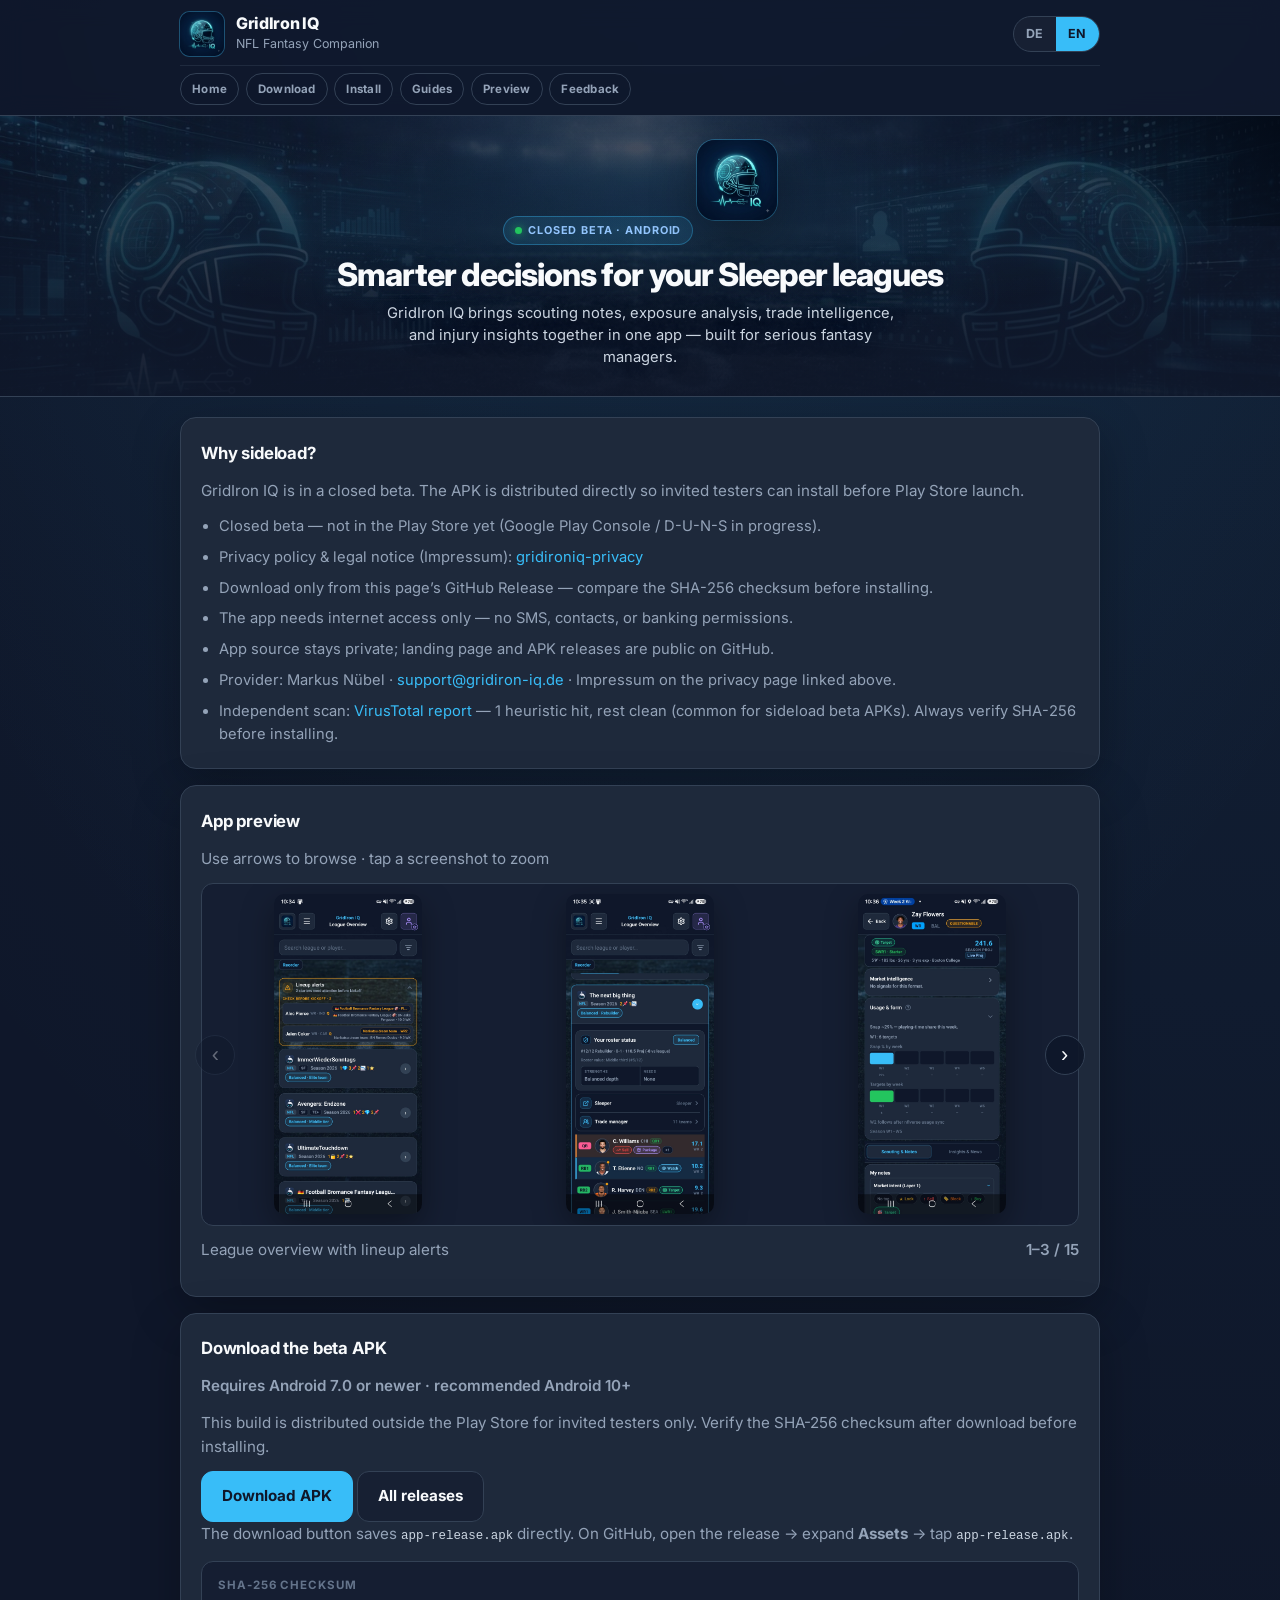
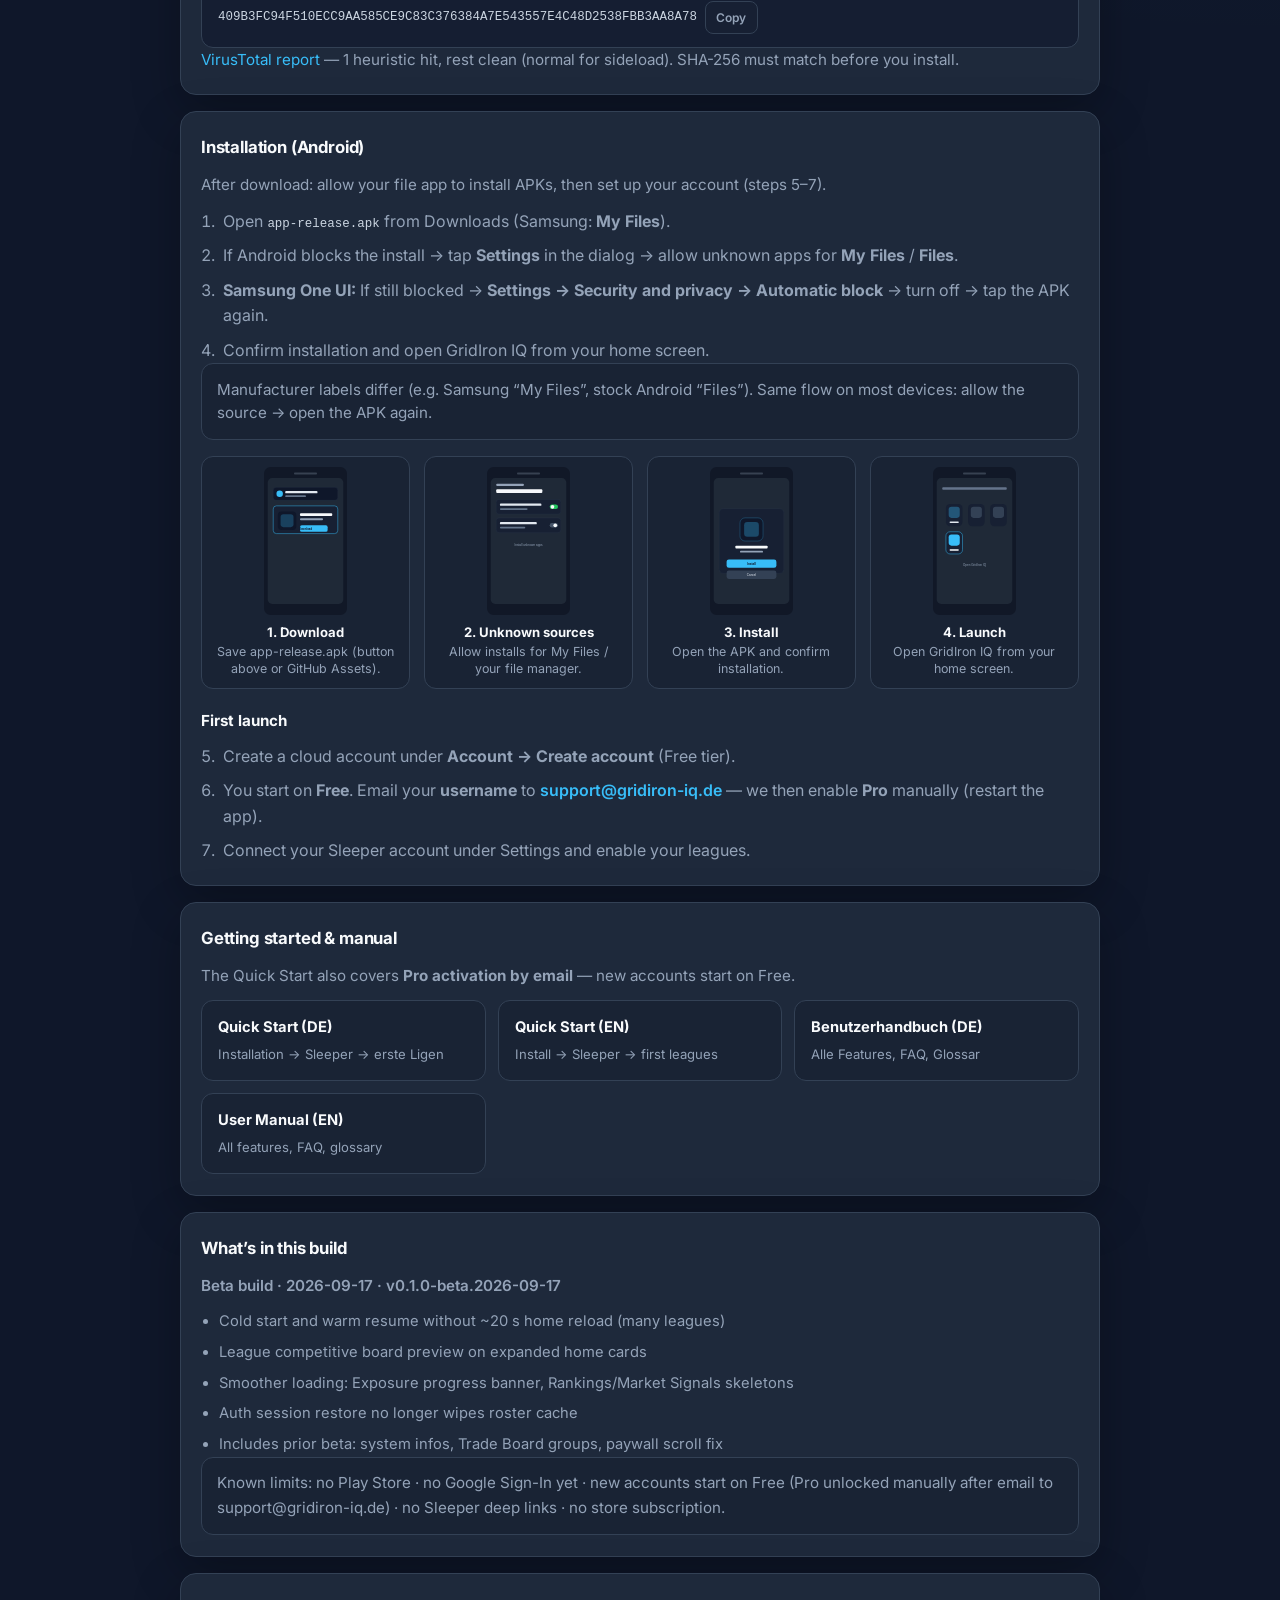
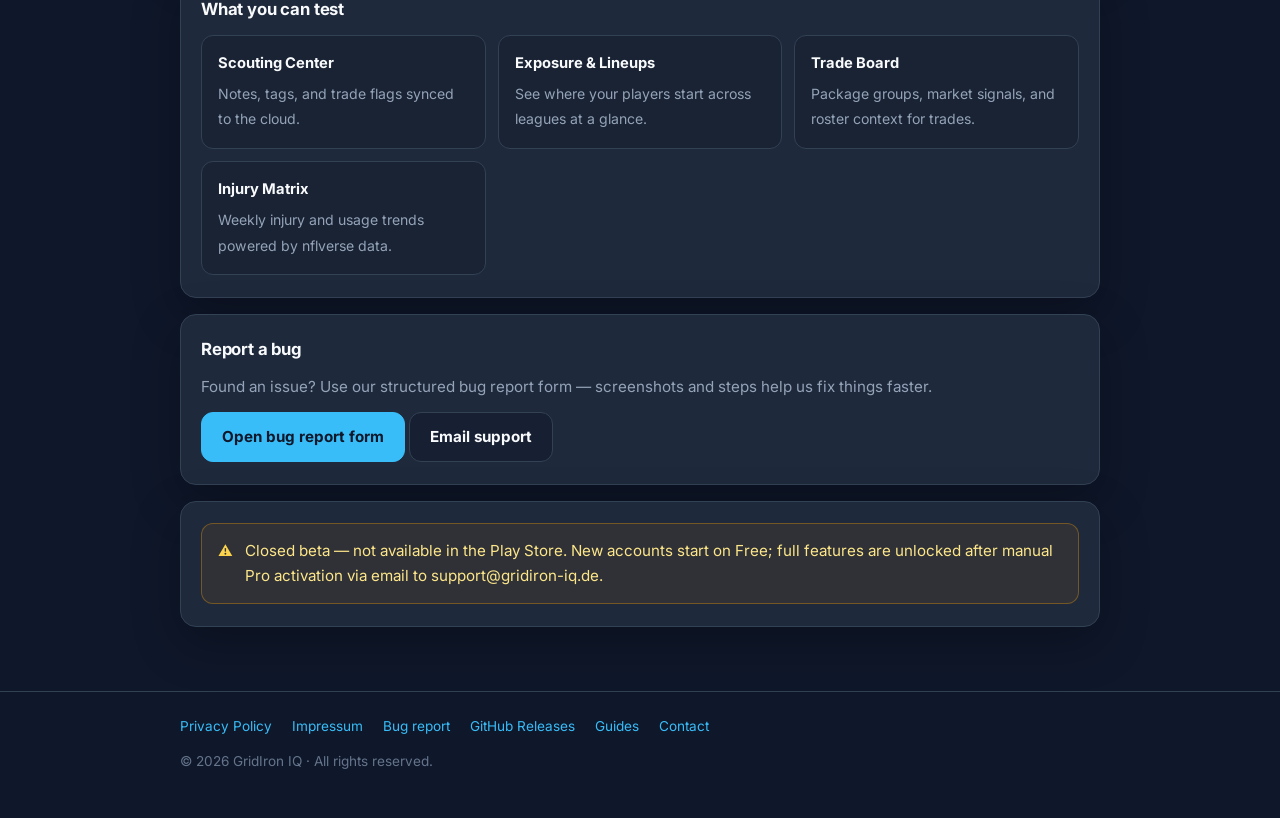
<file: index.html>
<!DOCTYPE html>
<html lang="de">
<head>
  <meta charset="utf-8">
  <meta name="viewport" content="width=device-width, initial-scale=1">
  <meta name="description" content="GridIron IQ — Closed Beta for Android. NFL fantasy scouting, exposure analysis, and trade intelligence for Sleeper managers.">
  <meta name="theme-color" content="#0f172a">
  <meta property="og:type" content="website">
  <meta property="og:url" content="https://nuebelm.github.io/gridironiq-beta/">
  <meta property="og:title" content="GridIron IQ — Closed Beta">
  <meta property="og:description" content="Closed Beta for Android. NFL fantasy scouting, exposure analysis, and trade intelligence for Sleeper managers.">
  <meta property="og:image" content="https://nuebelm.github.io/gridironiq-beta/assets/teaser.jpg">
  <meta name="twitter:card" content="summary_large_image">
  <meta name="twitter:image" content="https://nuebelm.github.io/gridironiq-beta/assets/teaser.jpg">
  <title>GridIron IQ — Closed Beta</title>
  <link rel="icon" href="assets/icon.png" type="image/png">
  <link rel="preload" href="assets/hero1.jpg" as="image">
  <link rel="preconnect" href="https://fonts.googleapis.com">
  <link rel="preconnect" href="https://fonts.gstatic.com" crossorigin>
  <link href="https://fonts.googleapis.com/css2?family=Inter:wght@400;500;600;700;800&display=swap" rel="stylesheet">
  <style>
    :root {
      --bg: #0f172a;
      --surface: #1e293b;
      --surface-elevated: #172033;
      --border: #334155;
      --primary: #38bdf8;
      --primary-muted: rgba(56, 189, 248, 0.12);
      --primary-border: rgba(56, 189, 248, 0.35);
      --text: #f8fafc;
      --text-secondary: #94a3b8;
      --text-muted: #64748b;
      --success: #22c55e;
      --warning: #f59e0b;
      --radius: 12px;
      --radius-lg: 16px;
      --max-width: 920px;
      --shadow: 0 16px 48px rgba(0, 0, 0, 0.28);
    }

    * {
      box-sizing: border-box;
    }

    html {
      scroll-behavior: smooth;
    }

    body {
      margin: 0;
      font-family: Inter, system-ui, -apple-system, BlinkMacSystemFont, "Segoe UI", sans-serif;
      background:
        radial-gradient(ellipse 80% 50% at 50% -20%, rgba(56, 189, 248, 0.14), transparent),
        radial-gradient(circle at 100% 0%, rgba(56, 189, 248, 0.06), transparent 40%),
        var(--bg);
      color: var(--text);
      line-height: 1.6;
      min-height: 100vh;
    }

    a {
      color: var(--primary);
      text-decoration: none;
    }

    a:hover {
      text-decoration: underline;
    }

    .wrap {
      width: min(100% - 2rem, var(--max-width));
      margin: 0 auto;
    }

    header {
      position: sticky;
      top: 0;
      z-index: 20;
      backdrop-filter: blur(12px);
      background: rgba(15, 23, 42, 0.82);
      border-bottom: 1px solid var(--border);
    }

    .header-inner {
      display: flex;
      align-items: center;
      justify-content: space-between;
      gap: 0.75rem;
      padding: 0.75rem 0 0.55rem;
    }

    .header-nav-wrap {
      border-top: 1px solid rgba(51, 65, 85, 0.45);
      padding: 0 0 0.55rem;
    }

    .header-nav {
      display: flex;
      gap: 0.4rem;
      overflow-x: auto;
      -webkit-overflow-scrolling: touch;
      scrollbar-width: none;
      padding: 0.45rem 0 0.1rem;
    }

    .header-nav::-webkit-scrollbar {
      display: none;
    }

    .header-nav a {
      flex-shrink: 0;
      display: inline-flex;
      align-items: center;
      min-height: 32px;
      padding: 0.35rem 0.7rem;
      border-radius: 999px;
      border: 1px solid var(--border);
      background: rgba(15, 23, 42, 0.45);
      color: var(--text-secondary);
      font-size: 0.72rem;
      font-weight: 700;
      letter-spacing: 0.02em;
      text-decoration: none;
      transition: border-color 0.15s, color 0.15s, background 0.15s;
    }

    .header-nav a:hover {
      color: var(--text);
      border-color: var(--primary-border);
      background: rgba(56, 189, 248, 0.08);
      text-decoration: none;
    }

    .page-flow {
      display: flex;
      flex-direction: column;
    }

    .page-flow > .card {
      margin-top: 0;
    }

    .page-flow > .card + .card {
      margin-top: 1rem;
    }

    .section-trust { order: 1; }
    .section-preview { order: 2; }
    .section-download { order: 3; }
    .section-install { order: 4; }
    .section-guides { order: 5; }
    .section-changelog { order: 6; }
    .section-features { order: 7; }
    .section-feedback { order: 8; }
    .section-notice { order: 9; }

    [id] {
      scroll-margin-top: 7.25rem;
    }

    .sticky-cta {
      display: none;
      position: fixed;
      left: 0;
      right: 0;
      bottom: 0;
      z-index: 19;
      padding: 0.65rem 1rem calc(0.65rem + env(safe-area-inset-bottom, 0px));
      background: rgba(15, 23, 42, 0.94);
      border-top: 1px solid var(--border);
      backdrop-filter: blur(12px);
      box-shadow: 0 -12px 32px rgba(0, 0, 0, 0.28);
      transition: transform 0.22s ease, opacity 0.22s ease;
    }

    .sticky-cta.is-hidden {
      transform: translateY(110%);
      opacity: 0;
      pointer-events: none;
    }

    .sticky-cta .btn {
      width: 100%;
    }

    .brand {
      display: flex;
      align-items: center;
      gap: 0.75rem;
      min-width: 0;
    }

    .brand img {
      width: 44px;
      height: 44px;
      border-radius: 10px;
      flex-shrink: 0;
      box-shadow: 0 0 0 1px var(--primary-border);
    }

    .brand-text strong {
      display: block;
      font-size: 1rem;
      font-weight: 800;
      letter-spacing: -0.02em;
      line-height: 1.2;
    }

    .brand-text span {
      display: block;
      font-size: 0.78rem;
      color: var(--text-secondary);
      white-space: nowrap;
      overflow: hidden;
      text-overflow: ellipsis;
    }

    .lang-switch {
      display: inline-flex;
      border: 1px solid var(--border);
      border-radius: 999px;
      overflow: hidden;
      background: var(--surface-elevated);
      flex-shrink: 0;
    }

    .lang-switch button {
      border: 0;
      background: transparent;
      color: var(--text-secondary);
      font: inherit;
      font-size: 0.78rem;
      font-weight: 700;
      letter-spacing: 0.04em;
      padding: 0.45rem 0.75rem;
      cursor: pointer;
      transition: background 0.15s, color 0.15s;
    }

    .lang-switch button.active {
      background: var(--primary);
      color: var(--bg);
    }

    main {
      padding: 0 0 4rem;
    }

    @media (max-width: 640px) {
      main {
        padding-bottom: calc(5.5rem + env(safe-area-inset-bottom, 0px));
      }

      .sticky-cta {
        display: block;
      }

      .section-download { order: 1; }
      .section-install { order: 2; }
      .section-guides { order: 3; }
      .section-trust { order: 4; }
      .section-preview { order: 5; }
    }

    .hero {
      position: relative;
      text-align: center;
      padding: 1.5rem 0 1.75rem;
      margin-bottom: 1.25rem;
      background:
        linear-gradient(180deg, rgba(15, 23, 42, 0.72) 0%, rgba(15, 23, 42, 0.86) 52%, rgba(15, 23, 42, 0.97) 100%),
        url('assets/hero1.jpg') center 42% / cover no-repeat;
      border-bottom: 1px solid var(--border);
    }

    .hero::before {
      content: '';
      position: absolute;
      inset: 0;
      background:
        radial-gradient(ellipse 70% 55% at 50% 38%, rgba(56, 189, 248, 0.1), transparent 65%),
        radial-gradient(circle at 50% 100%, rgba(15, 23, 42, 0.35), transparent 55%);
      pointer-events: none;
    }

    .hero::after {
      content: '';
      position: absolute;
      top: 0;
      right: 0;
      width: min(32%, 260px);
      height: 110px;
      background: linear-gradient(225deg, rgba(2, 10, 22, 0.88) 0%, transparent 72%);
      pointer-events: none;
    }

    .hero-inner {
      position: relative;
      z-index: 1;
    }

    .badge {
      display: inline-flex;
      align-items: center;
      gap: 0.4rem;
      padding: 0.3rem 0.65rem;
      border-radius: 999px;
      border: 1px solid var(--primary-border);
      background: var(--primary-muted);
      color: #93c5fd;
      font-size: 0.68rem;
      font-weight: 700;
      letter-spacing: 0.08em;
      text-transform: uppercase;
      margin-bottom: 0.75rem;
    }

    .badge-dot {
      width: 7px;
      height: 7px;
      border-radius: 50%;
      background: var(--success);
      box-shadow: 0 0 8px rgba(34, 197, 94, 0.8);
    }

    .hero-logo {
      width: 80px;
      height: 80px;
      border-radius: 18px;
      margin: 0 auto 0.85rem;
      box-shadow: var(--shadow), 0 0 0 1px var(--primary-border);
    }

    .hero h1 {
      margin: 0 0 0.55rem;
      font-size: clamp(1.45rem, 4vw, 2rem);
      line-height: 1.14;
      letter-spacing: -0.03em;
      font-weight: 800;
      text-shadow: 0 2px 24px rgba(15, 23, 42, 0.85);
    }

    h1 {
      margin: 0 0 0.75rem;
      font-size: clamp(1.85rem, 5vw, 2.6rem);
      line-height: 1.12;
      letter-spacing: -0.03em;
      font-weight: 800;
    }

    .hero-lead {
      margin: 0 auto;
      max-width: 32rem;
      color: #cbd5e1;
      font-size: 0.92rem;
      line-height: 1.5;
      text-shadow: 0 1px 16px rgba(15, 23, 42, 0.9);
    }

    .card {
      background: var(--surface);
      border: 1px solid var(--border);
      border-radius: var(--radius-lg);
      padding: 1.35rem 1.25rem;
      box-shadow: var(--shadow);
    }

    .card + .card {
      margin-top: 1rem;
    }

    .card h2 {
      margin: 0 0 0.75rem;
      font-size: 1.05rem;
      font-weight: 700;
      letter-spacing: -0.01em;
    }

    .card p {
      margin: 0 0 0.75rem;
      color: var(--text-secondary);
      font-size: 0.95rem;
    }

    .card p:last-child {
      margin-bottom: 0;
    }

    .trust-list,
    .changelog-list {
      margin: 0.65rem 0 0;
      padding-left: 1.15rem;
      color: var(--text-secondary);
      font-size: 0.92rem;
    }

    .trust-list li + li,
    .changelog-list li + li {
      margin-top: 0.45rem;
    }

    .changelog-meta {
      margin: 0 0 0.65rem;
      font-size: 0.84rem;
      font-weight: 600;
      color: var(--text-muted);
    }

    .download-requirements {
      margin: 0 0 0.75rem;
      font-size: 0.84rem;
      font-weight: 600;
      color: var(--text-muted);
    }

    .changelog-limits {
      margin-top: 0.85rem;
      padding: 0.85rem 0.95rem;
      border-radius: var(--radius);
      border: 1px solid var(--border);
      background: rgba(15, 23, 42, 0.35);
      color: var(--text-secondary);
      font-size: 0.88rem;
    }

    .download-hint {
      margin: 0.85rem 0 0;
      font-size: 0.88rem;
      color: var(--text-secondary);
      line-height: 1.55;
    }

    .install-note {
      margin: 1rem 0 0;
      padding: 0.85rem 0.95rem;
      border-radius: var(--radius);
      border: 1px solid var(--border);
      background: rgba(15, 23, 42, 0.35);
      color: var(--text-secondary);
      font-size: 0.88rem;
      line-height: 1.55;
    }

    .install-steps {
      margin: 0 0 1rem;
    }

    .btn {
      display: inline-flex;
      align-items: center;
      justify-content: center;
      gap: 0.5rem;
      min-height: 48px;
      padding: 0.75rem 1.25rem;
      border-radius: var(--radius);
      border: 1px solid transparent;
      font: inherit;
      font-size: 0.95rem;
      font-weight: 700;
      cursor: pointer;
      text-decoration: none;
      transition: transform 0.12s, opacity 0.12s;
    }

    .btn:hover {
      text-decoration: none;
      transform: translateY(-1px);
    }

    .btn-primary {
      background: var(--primary);
      color: var(--bg);
      border-color: var(--primary);
    }

    .btn-secondary {
      background: var(--surface-elevated);
      color: var(--text);
      border-color: var(--border);
    }

    .hash-box {
      margin-top: 1rem;
      padding: 0.85rem 1rem;
      border-radius: var(--radius);
      border: 1px solid var(--border);
      background: rgba(15, 23, 42, 0.55);
    }

    .hash-label {
      display: block;
      font-size: 0.72rem;
      font-weight: 700;
      letter-spacing: 0.08em;
      text-transform: uppercase;
      color: var(--text-muted);
      margin-bottom: 0.45rem;
    }

    .hash-value {
      display: flex;
      align-items: center;
      gap: 0.5rem;
      flex-wrap: wrap;
    }

    code {
      font-family: ui-monospace, SFMono-Regular, Menlo, Consolas, monospace;
      font-size: 0.78rem;
      color: #cbd5e1;
      word-break: break-all;
      line-height: 1.45;
    }

    .copy-btn {
      flex-shrink: 0;
      padding: 0.35rem 0.65rem;
      border-radius: 8px;
      border: 1px solid var(--border);
      background: var(--surface-elevated);
      color: var(--text-secondary);
      font: inherit;
      font-size: 0.75rem;
      font-weight: 600;
      cursor: pointer;
    }

    .copy-btn.copied {
      border-color: rgba(34, 197, 94, 0.45);
      color: var(--success);
    }

    ol.steps {
      margin: 0;
      padding-left: 1.15rem;
      color: var(--text-secondary);
    }

    ol.steps li {
      margin-bottom: 0.55rem;
      padding-left: 0.25rem;
    }

    ol.steps li:last-child {
      margin-bottom: 0;
    }

    ol.steps a {
      color: var(--primary);
      font-weight: 600;
    }

    .install-visual {
      display: grid;
      grid-template-columns: repeat(auto-fit, minmax(150px, 1fr));
      gap: 0.85rem;
      margin: 1rem 0 1.25rem;
    }

    .install-visual figure {
      margin: 0;
      padding: 0.65rem;
      border-radius: var(--radius);
      border: 1px solid var(--border);
      background: rgba(15, 23, 42, 0.35);
      text-align: center;
    }

    .install-visual img {
      display: block;
      width: auto;
      height: 148px;
      max-width: 100%;
      margin: 0 auto 0.55rem;
    }

    .install-visual figcaption {
      font-size: 0.78rem;
      color: var(--text-secondary);
      line-height: 1.35;
    }

    .install-visual figcaption strong {
      display: block;
      color: var(--text);
      font-size: 0.82rem;
      margin-bottom: 0.15rem;
    }

    .install-subtitle {
      margin: 0 0 0.65rem;
      font-size: 0.95rem;
      font-weight: 700;
      color: var(--text);
    }

    .guide-links {
      display: grid;
      grid-template-columns: repeat(auto-fit, minmax(220px, 1fr));
      gap: 0.75rem;
      margin-top: 0.75rem;
    }

    .guide-link {
      display: flex;
      flex-direction: column;
      gap: 0.25rem;
      padding: 0.95rem 1rem;
      border-radius: var(--radius);
      border: 1px solid var(--border);
      background: rgba(15, 23, 42, 0.35);
      text-decoration: none;
      color: inherit;
      transition: border-color 0.15s, background 0.15s;
    }

    .guide-link:hover {
      border-color: var(--primary-border);
      background: rgba(56, 189, 248, 0.06);
      text-decoration: none;
    }

    .guide-link strong {
      font-size: 0.92rem;
      color: var(--text);
    }

    .guide-link span {
      font-size: 0.82rem;
      color: var(--text-secondary);
    }

    .scan-link {
      margin: 0.75rem 0 0;
      font-size: 0.85rem;
      color: var(--text-secondary);
    }

    .features {
      display: grid;
      grid-template-columns: repeat(auto-fit, minmax(220px, 1fr));
      gap: 0.75rem;
      margin-top: 0.5rem;
    }

    .feature {
      padding: 1rem;
      border-radius: var(--radius);
      border: 1px solid var(--border);
      background: rgba(15, 23, 42, 0.35);
    }

    .feature strong {
      display: block;
      margin-bottom: 0.35rem;
      font-size: 0.92rem;
    }

    .feature span {
      color: var(--text-secondary);
      font-size: 0.88rem;
    }

    .carousel-wrap {
      position: relative;
      margin-top: 0.75rem;
    }

    .carousel-viewport {
      overflow: hidden;
      border-radius: var(--radius);
      border: 1px solid var(--border);
      background: rgba(15, 23, 42, 0.55);
      --slides-visible: 3;
    }

    .carousel-track {
      display: flex;
      transition: transform 0.32s ease;
      will-change: transform;
    }

    .carousel-slide {
      flex: 0 0 calc(100% / var(--slides-visible));
      display: flex;
      align-items: center;
      justify-content: center;
      min-height: min(320px, 42vh);
      padding: 0.65rem 0.35rem;
    }

    .carousel-slide img {
      display: block;
      width: auto;
      height: min(320px, 42vh);
      max-width: 100%;
      border-radius: 10px;
      box-shadow: 0 12px 32px rgba(0, 0, 0, 0.35);
      cursor: zoom-in;
      user-select: none;
      -webkit-user-drag: none;
    }

    .carousel-btn {
      position: absolute;
      top: 50%;
      transform: translateY(-50%);
      z-index: 2;
      width: 40px;
      height: 40px;
      border-radius: 999px;
      border: 1px solid var(--border);
      background: rgba(15, 23, 42, 0.92);
      color: var(--text);
      font-size: 1.35rem;
      line-height: 1;
      cursor: pointer;
      display: flex;
      align-items: center;
      justify-content: center;
      transition: border-color 0.15s, background 0.15s;
    }

    .carousel-btn:hover {
      border-color: var(--primary-border);
      background: var(--surface);
    }

    .carousel-btn:disabled {
      opacity: 0.35;
      cursor: default;
    }

    .carousel-btn.prev { left: -0.35rem; }
    .carousel-btn.next { right: -0.35rem; }

    .carousel-meta {
      display: flex;
      align-items: baseline;
      justify-content: space-between;
      gap: 0.75rem;
      margin-top: 0.75rem;
    }

    .carousel-caption {
      margin: 0;
      font-size: 0.9rem;
      color: var(--text-secondary);
      flex: 1;
    }

    .carousel-counter {
      margin: 0;
      font-size: 0.78rem;
      font-weight: 600;
      color: var(--text-muted);
      white-space: nowrap;
    }

    .lightbox {
      position: fixed;
      inset: 0;
      z-index: 1000;
      display: flex;
      align-items: center;
      justify-content: center;
      padding: 1.25rem;
      background: rgba(15, 23, 42, 0.94);
      backdrop-filter: blur(8px);
    }

    .lightbox[hidden] {
      display: none !important;
    }

    .lightbox-inner {
      position: relative;
      max-width: min(520px, 96vw);
      max-height: 92vh;
      display: flex;
      flex-direction: column;
      align-items: center;
    }

    .lightbox-inner img {
      display: block;
      width: auto;
      max-width: min(100%, 520px);
      max-height: calc(92vh - 4rem);
      height: auto;
      border-radius: 12px;
      box-shadow: var(--shadow);
    }

    .lightbox-caption {
      margin: 0.75rem 0 0;
      text-align: center;
      color: var(--text-secondary);
      font-size: 0.9rem;
    }

    .lightbox-close {
      position: fixed;
      top: 1rem;
      right: 1rem;
      z-index: 1001;
      width: 44px;
      height: 44px;
      border-radius: 999px;
      border: 1px solid var(--border);
      background: rgba(30, 41, 59, 0.95);
      color: var(--text);
      font-size: 1.5rem;
      line-height: 1;
      cursor: pointer;
    }

    .lightbox-close:hover {
      border-color: var(--primary-border);
    }

    .lightbox-nav {
      position: fixed;
      top: 50%;
      transform: translateY(-50%);
      z-index: 1001;
      width: 44px;
      height: 44px;
      border-radius: 999px;
      border: 1px solid var(--border);
      background: rgba(30, 41, 59, 0.95);
      color: var(--text);
      font-size: 1.5rem;
      cursor: pointer;
    }

    .lightbox-nav.prev { left: 1rem; }
    .lightbox-nav.next { right: 1rem; }

    .lightbox-nav:hover,
    .lightbox-close:hover {
      background: var(--surface);
    }

    @media (max-width: 899px) {
      .carousel-viewport {
        --slides-visible: 2;
      }
    }

    @media (max-width: 640px) {
      .carousel-viewport {
        --slides-visible: 1;
      }

      .carousel-btn.prev { left: 0.15rem; }
      .carousel-btn.next { right: 0.15rem; }
      .carousel-btn {
        width: 36px;
        height: 36px;
      }
      .lightbox-nav.prev { left: 0.35rem; }
      .lightbox-nav.next { right: 0.35rem; }
    }

    .notice {
      display: flex;
      gap: 0.75rem;
      align-items: flex-start;
      padding: 0.95rem 1rem;
      border-radius: var(--radius);
      border: 1px solid rgba(245, 158, 11, 0.35);
      background: rgba(245, 158, 11, 0.08);
      color: #fcd34d;
      font-size: 0.9rem;
    }

    .notice p {
      margin: 0;
      color: #fde68a;
    }

    footer {
      border-top: 1px solid var(--border);
      padding: 1.5rem 0 2rem;
      color: var(--text-muted);
      font-size: 0.85rem;
    }

    .footer-links {
      display: flex;
      flex-wrap: wrap;
      gap: 0.75rem 1.25rem;
      margin-bottom: 0.75rem;
    }

    @media (max-width: 640px) {
      .brand-text span {
        display: none;
      }

      .hero {
        padding: 1.15rem 0 1.35rem;
        background-position: center 45%;
      }

      .download-row .btn {
        width: 100%;
      }
    }
  </style>
</head>
<body>
  <header>
    <div class="wrap header-inner">
      <div class="brand">
        <img src="assets/icon.png" alt="GridIron IQ">
        <div class="brand-text">
          <strong>GridIron IQ</strong>
          <span data-i18n="header.tagline">NFL Fantasy Companion</span>
        </div>
      </div>
      <div class="lang-switch" role="group" aria-label="Language">
        <button type="button" id="btn-de" class="active" aria-pressed="true">DE</button>
        <button type="button" id="btn-en" aria-pressed="false">EN</button>
      </div>
    </div>
    <div class="wrap header-nav-wrap">
      <nav class="header-nav" aria-label="Sections">
        <a href="#top" data-i18n="nav.home">Home</a>
        <a href="#download" data-i18n="nav.download">Download</a>
        <a href="#install" data-i18n="nav.install">Install</a>
        <a href="#guides" data-i18n="nav.guides">Guides</a>
        <a href="#preview" data-i18n="nav.preview">Preview</a>
        <a href="#feedback" data-i18n="nav.feedback">Feedback</a>
      </nav>
    </div>
  </header>

  <main>
    <section class="hero" id="top">
      <div class="wrap hero-inner">
        <div class="badge">
          <span class="badge-dot" aria-hidden="true"></span>
          <span data-i18n="hero.badge">Closed Beta · Android</span>
        </div>
        <img class="hero-logo" src="assets/icon.png" alt="GridIron IQ logo">
        <h1 data-i18n="hero.title">Smarter decisions for your Sleeper leagues</h1>
        <p class="hero-lead" data-i18n="hero.lead">
          GridIron IQ brings scouting notes, exposure analysis, trade intelligence, and injury insights together in one app — built for serious fantasy managers.
        </p>
      </div>
    </section>

    <div class="wrap page-flow">
      <section class="card section-trust" id="trust">
        <h2 data-i18n="trust.title">Why sideload?</h2>
        <p data-i18n="trust.lead">
          GridIron IQ is in a closed beta. The APK is distributed directly so invited testers can install before Play Store launch.
        </p>
        <ul class="trust-list">
          <li data-i18n="trust.item1">Closed beta — not in the Play Store yet (Google Play Console / D-U-N-S in progress).</li>
          <li data-i18n="trust.item2">Privacy policy & legal notice (Impressum): <a href="https://nuebelm.github.io/gridironiq-privacy/">gridironiq-privacy</a></li>
          <li data-i18n="trust.item3">Download only from this page’s GitHub Release — compare the SHA-256 checksum before installing.</li>
          <li data-i18n="trust.item4">The app needs internet access only — no SMS, contacts, or banking permissions.</li>
          <li data-i18n="trust.item5">App source stays private; landing page and APK releases are public on GitHub.</li>
          <li data-i18n="trust.item6">Provider: Markus Nübel · <a href="mailto:support@gridiron-iq.de">support@gridiron-iq.de</a> · Impressum on the privacy page linked above.</li>
          <li data-i18n="trust.item7">Independent scan: <a href="https://www.virustotal.com/gui/file/409b3fc94f510ecc9aa585ce9c83c376384a7e543557e4c48d2538fbb3aa8a78" target="_blank" rel="noopener noreferrer">VirusTotal report</a> — 1 heuristic hit, rest clean (common for sideload beta APKs). Always verify SHA-256 before installing.</li>
        </ul>
      </section>

      <section class="card section-preview" id="preview">
        <h2 data-i18n="gallery.title">App preview</h2>
        <p data-i18n="gallery.lead">Use the arrows to browse · tap a screenshot to zoom</p>

        <div class="carousel-wrap">
          <button type="button" class="carousel-btn prev" id="carousel-prev" aria-label="Previous screenshot">‹</button>
          <div class="carousel-viewport">
            <div class="carousel-track" id="carousel-track"></div>
          </div>
          <button type="button" class="carousel-btn next" id="carousel-next" aria-label="Next screenshot">›</button>
        </div>
        <div class="carousel-meta">
          <p class="carousel-caption" id="carousel-caption"></p>
          <p class="carousel-counter" id="carousel-counter"></p>
        </div>
      </section>

      <section class="card section-download" id="download">
        <h2 data-i18n="download.title">Download the beta APK</h2>
        <p class="download-requirements" data-i18n="download.requirements">Requires Android 7.0 or newer · recommended Android 10+</p>
        <p data-i18n="download.body">
          This build is distributed outside the Play Store for invited testers only. Verify the SHA-256 checksum after download before installing.
        </p>
        <div class="download-row">
          <a class="btn btn-primary" id="download-link" href="https://github.com/nuebelm/gridironiq-beta/releases/download/v0.1.0-beta.2026-09-17/gridironiq-beta-2026-09-17.apk" data-i18n="download.cta">
            Download APK
          </a>
          <a class="btn btn-secondary" id="release-link" href="https://github.com/nuebelm/gridironiq-beta/releases/latest" data-i18n="download.releases">
            All releases
          </a>
        </div>
        <p class="download-hint" data-i18n="download.hint">
          The download button saves <code>app-release.apk</code> directly. On GitHub, open the release → expand <strong>Assets</strong> → tap <code>app-release.apk</code>.
        </p>
        <div class="hash-box">
          <span class="hash-label" data-i18n="download.hashLabel">SHA-256 checksum</span>
          <div class="hash-value">
            <code id="sha256">409B3FC94F510ECC9AA585CE9C83C376384A7E543557E4C48D2538FBB3AA8A78</code>
            <button type="button" class="copy-btn" id="copy-hash" data-i18n="download.copy">Copy</button>
          </div>
        </div>
        <p class="scan-link" data-i18n="download.virustotal">
          <a href="https://www.virustotal.com/gui/file/409b3fc94f510ecc9aa585ce9c83c376384a7e543557e4c48d2538fbb3aa8a78" target="_blank" rel="noopener noreferrer">VirusTotal report</a> — 1 heuristic hit, rest clean (normal for sideload). SHA-256 must match before you install.
        </p>
      </section>

      <section class="card section-install" id="install">
        <h2 data-i18n="install.title">Installation (Android)</h2>
        <p data-i18n="install.lead">After download: allow your file app to install APKs, then set up your account (steps 5–7).</p>
        <ol class="steps install-steps">
          <li data-i18n="install.step1">Open <code>app-release.apk</code> from Downloads (Samsung: <strong>My Files</strong>).</li>
          <li data-i18n="install.step2">If Android blocks the install → tap <strong>Settings</strong> in the dialog → allow unknown apps for <strong>My Files</strong> / <strong>Files</strong> (or the app you used).</li>
          <li data-i18n="install.step3"><strong>Samsung One UI:</strong> If still blocked → <strong>Settings → Security and privacy → Automatic block</strong> → turn off → tap the APK again.</li>
          <li data-i18n="install.step4">Confirm installation and open GridIron IQ from your home screen.</li>
        </ol>
        <p class="install-note" data-i18n="install.note">Manufacturer labels differ (e.g. Samsung “My Files”, stock Android “Files”). Same flow on most devices: allow the source → open the APK again.</p>
        <div class="install-visual">
          <figure>
            <img src="assets/install-1-download.svg" alt="" loading="lazy">
            <figcaption data-i18n="install.visual1"><strong>1. Download</strong> Save app-release.apk from the GitHub release.</figcaption>
          </figure>
          <figure>
            <img src="assets/install-2-unknown-sources.svg" alt="" loading="lazy">
            <figcaption data-i18n="install.visual2"><strong>2. Unknown sources</strong> Allow installs for your browser or file manager.</figcaption>
          </figure>
          <figure>
            <img src="assets/install-3-install-prompt.svg" alt="" loading="lazy">
            <figcaption data-i18n="install.visual3"><strong>3. Install</strong> Open the APK and confirm installation.</figcaption>
          </figure>
          <figure>
            <img src="assets/install-4-launch.svg" alt="" loading="lazy">
            <figcaption data-i18n="install.visual4"><strong>4. Launch</strong> Open GridIron IQ from your home screen.</figcaption>
          </figure>
        </div>
        <h3 class="install-subtitle" data-i18n="install.afterTitle">First launch</h3>
        <ol class="steps" start="5">
          <li data-i18n="install.step5">Create a cloud account under <strong>Account → Create account</strong> (Free tier).</li>
          <li data-i18n="install.step6">You start on <strong>Free</strong>. Email your <strong>username</strong> to <a href="mailto:support@gridiron-iq.de">support@gridiron-iq.de</a> — we then enable <strong>Pro</strong> manually (restart the app).</li>
          <li data-i18n="install.step7">Connect your Sleeper account under Settings and enable your leagues.</li>
        </ol>
      </section>

      <section class="card section-guides" id="guides">
        <h2 data-i18n="guides.title">Getting started &amp; manual</h2>
        <p data-i18n="guides.lead">The Quick Start also covers <strong>Pro activation by email</strong> — new accounts start on Free.</p>
        <div class="guide-links">
          <a class="guide-link" href="guide/quickstart-de.html" data-i18n="guides.quickstartDe">
            <strong>Quick Start (DE)</strong>
            <span>Installation → Sleeper → erste Ligen</span>
          </a>
          <a class="guide-link" href="guide/quickstart-en.html" data-i18n="guides.quickstartEn">
            <strong>Quick Start (EN)</strong>
            <span>Install → Sleeper → first leagues</span>
          </a>
          <a class="guide-link" href="guide/manual-de.html" data-i18n="guides.manualDe">
            <strong>Benutzerhandbuch (DE)</strong>
            <span>Alle Features, FAQ, Glossar</span>
          </a>
          <a class="guide-link" href="guide/manual-en.html" data-i18n="guides.manualEn">
            <strong>User Manual (EN)</strong>
            <span>All features, FAQ, glossary</span>
          </a>
        </div>
      </section>

      <section class="card section-changelog" id="changelog">
        <h2 data-i18n="changelog.title">What’s in this build</h2>
        <p class="changelog-meta" data-i18n="changelog.meta">Beta build · 2026-09-17 · v0.1.0-beta.2026-09-17</p>
        <ul class="changelog-list">
          <li data-i18n="changelog.item1">Cold start and warm resume without ~20 s home reload (many leagues)</li>
          <li data-i18n="changelog.item2">League competitive board preview on expanded home cards</li>
          <li data-i18n="changelog.item3">Smoother loading: Exposure progress banner, Rankings/Market Signals skeletons</li>
          <li data-i18n="changelog.item4">Auth session restore no longer wipes roster cache</li>
          <li data-i18n="changelog.item5">Includes prior beta: system infos, Trade Board groups, paywall scroll fix</li>
        </ul>
        <p class="changelog-limits" data-i18n="changelog.limits">
          Known limits: no Play Store · no Google Sign-In yet · new accounts start on Free (Pro unlocked manually after email to support@gridiron-iq.de) · no Sleeper deep links · no store subscription.
        </p>
      </section>

      <section class="card section-features" id="features">
        <h2 data-i18n="features.title">What you can test</h2>
        <div class="features">
          <div class="feature">
            <strong data-i18n="features.scouting.title">Scouting Center</strong>
            <span data-i18n="features.scouting.body">Notes, tags, and trade flags synced to the cloud.</span>
          </div>
          <div class="feature">
            <strong data-i18n="features.exposure.title">Exposure &amp; Lineups</strong>
            <span data-i18n="features.exposure.body">See where your players start across leagues at a glance.</span>
          </div>
          <div class="feature">
            <strong data-i18n="features.trade.title">Trade Board</strong>
            <span data-i18n="features.trade.body">Package groups, market signals, and roster context for trades.</span>
          </div>
          <div class="feature">
            <strong data-i18n="features.injury.title">Injury Matrix</strong>
            <span data-i18n="features.injury.body">Weekly injury and usage trends powered by nflverse data.</span>
          </div>
        </div>
      </section>

      <section class="card section-feedback" id="feedback">
        <h2 data-i18n="feedback.title">Report a bug</h2>
        <p data-i18n="feedback.body">
          Found an issue? Use our structured bug report form — screenshots and steps help us fix things faster.
        </p>
        <div class="download-row">
          <a class="btn btn-primary" id="feedback-link" href="#" target="_blank" rel="noopener noreferrer" data-i18n="feedback.cta">
            Open bug report form
          </a>
          <a class="btn btn-secondary" href="mailto:support@gridiron-iq.de?subject=GridIron%20IQ%20Beta%20Bug" data-i18n="feedback.email">
            Email support
          </a>
        </div>
      </section>

      <section class="card section-notice">
        <div class="notice">
          <span aria-hidden="true">⚠</span>
          <p data-i18n="notice.body">
            Closed beta — not available in the Play Store. New accounts start on Free; full features are unlocked after manual Pro activation via email to support@gridiron-iq.de.
          </p>
        </div>
      </section>
    </div>
  </main>

  <div class="sticky-cta" id="sticky-cta">
    <a class="btn btn-primary" id="sticky-download-link" href="#download" data-i18n="sticky.cta">Download APK</a>
  </div>

  <footer>
    <div class="wrap">
      <div class="footer-links">
        <a href="https://nuebelm.github.io/gridironiq-privacy/" data-i18n="footer.privacy">Privacy Policy</a>
        <a href="https://nuebelm.github.io/gridironiq-privacy/" data-i18n="footer.impressum">Impressum</a>
        <a href="#" id="footer-feedback-link" data-i18n="footer.feedback">Bug report</a>
        <a href="https://github.com/nuebelm/gridironiq-beta/releases" data-i18n="footer.releases">GitHub Releases</a>
        <a href="guide/quickstart-de.html" data-i18n="footer.guides">Guides</a>
        <a href="mailto:support@gridiron-iq.de" data-i18n="footer.contact">Contact</a>
      </div>
      <p>© 2026 GridIron IQ · <span data-i18n="footer.rights">All rights reserved.</span></p>
    </div>
  </footer>

  <div class="lightbox" id="lightbox" hidden role="dialog" aria-modal="true" aria-labelledby="lightbox-caption">
    <button type="button" class="lightbox-close" id="lightbox-close" aria-label="Close">×</button>
    <button type="button" class="lightbox-nav prev" id="lightbox-prev" aria-label="Previous">‹</button>
    <div class="lightbox-inner">
      <img id="lightbox-img" alt="">
      <p class="lightbox-caption" id="lightbox-caption"></p>
    </div>
    <button type="button" class="lightbox-nav next" id="lightbox-next" aria-label="Next">›</button>
  </div>

  <script>
    const SHA256 = '409B3FC94F510ECC9AA585CE9C83C376384A7E543557E4C48D2538FBB3AA8A78';
    const APK_DOWNLOAD_URL = 'https://github.com/nuebelm/gridironiq-beta/releases/download/v0.1.0-beta.2026-09-17/gridironiq-beta-2026-09-17.apk';
    const RELEASE_PAGE_URL = 'https://github.com/nuebelm/gridironiq-beta/releases/latest';
    const VIRUSTOTAL_FILE_URL = 'https://www.virustotal.com/gui/file/409b3fc94f510ecc9aa585ce9c83c376384a7e543557e4c48d2538fbb3aa8a78';
    // Paste Google Form short link after creation — see docs/ops/28-closed-beta-program.md §4.1
    const FEEDBACK_FORM_URL = 'https://forms.gle/SdjZ9QX6i1RYQMut5';

    const GALLERY_SLIDES = [
      { src: 'assets/Home1.jpg', key: 'gallery.home1' },
      { src: 'assets/Home2.jpg', key: 'gallery.home2' },
      { src: 'assets/Details1.jpg', key: 'gallery.player1' },
      { src: 'assets/Details2.jpg', key: 'gallery.player2' },
      { src: 'assets/ScoutingCenter.jpg', key: 'gallery.scouting1' },
      { src: 'assets/TradeBoard2.jpg', key: 'gallery.trade1' },
      { src: 'assets/Injury1.jpg', key: 'gallery.injury1' },
      { src: 'assets/Injury2.jpg', key: 'gallery.injury2' },
      { src: 'assets/Injury3.jpg', key: 'gallery.injury3' },
      { src: 'assets/injury4.jpg', key: 'gallery.injury4' },
      { src: 'assets/exposure1.jpg', key: 'gallery.exposure1' },
      { src: 'assets/exposure2.jpg', key: 'gallery.exposure2' },
      { src: 'assets/settings1.jpg', key: 'gallery.settings1' },
      { src: 'assets/settings2.jpg', key: 'gallery.settings2' },
      { src: 'assets/settings3.jpg', key: 'gallery.settings3' },
    ];

    let carouselIndex = 0;
    let lightboxIndex = 0;
    let activeLang = 'de';

    const messages = {
      de: {
        'header.tagline': 'NFL Fantasy Companion',
        'nav.home': 'Start',
        'nav.download': 'Download',
        'nav.install': 'Installation',
        'nav.guides': 'Anleitung',
        'nav.preview': 'Vorschau',
        'nav.feedback': 'Feedback',
        'sticky.cta': 'APK herunterladen',
        'hero.badge': 'Closed Beta · Android',
        'hero.title': 'Bessere Entscheidungen für deine Sleeper-Ligen',
        'hero.lead': 'GridIron IQ vereint Scouting-Notizen, Exposure-Analyse, Trade Intelligence und Injury Insights in einer App — für ambitionierte Fantasy Manager.',
        'trust.title': 'Warum sideload?',
        'trust.lead': 'GridIron IQ ist in der Closed Beta. Die APK wird direkt verteilt, damit eingeladene Tester installieren können — bevor der Play-Store-Launch kommt.',
        'trust.item1': 'Closed Beta — noch nicht im Play Store (Google Play Console / D-U-N-S in Arbeit).',
        'trust.item2': 'Datenschutz & Impressum: <a href="https://nuebelm.github.io/gridironiq-privacy/">gridironiq-privacy</a>',
        'trust.item3': 'Download nur vom GitHub Release dieser Seite — SHA-256-Prüfsumme vor Installation vergleichen.',
        'trust.item4': 'Die App benötigt nur Internet — kein Zugriff auf SMS, Kontakte oder Banking.',
        'trust.item5': 'App-Quellcode bleibt privat; Landing Page und APK-Releases sind öffentlich auf GitHub.',
        'trust.item6': 'Anbieter: Markus Nübel · <a href="mailto:support@gridiron-iq.de">support@gridiron-iq.de</a> · Impressum auf der verlinkten Datenschutzseite.',
        'trust.item7': 'Unabhängiger Scan: <a href="' + VIRUSTOTAL_FILE_URL + '" target="_blank" rel="noopener noreferrer">VirusTotal-Report</a> — 1 Heuristik-Treffer, Rest clean (bei sideload-APKs üblich). SHA-256 vor Installation vergleichen.',
        'changelog.title': 'Dieser Build',
        'changelog.meta': 'Beta-Build · 2026-09-17 · v0.1.0-beta.2026-09-17',
        'changelog.item1': 'Kaltstart und Warm-Resume ohne ~20 s Home-Reload (viele Ligen)',
        'changelog.item2': 'Liga-Konkurrenz-Vorschau auf aufgeklappten Home-Karten',
        'changelog.item3': 'Schnelleres Laden: Exposure-Fortschrittsbanner, Rankings/Market-Signals-Skeletons',
        'changelog.item4': 'Session-Restore löscht Kader-Cache nicht mehr',
        'changelog.item5': 'Enthält weiterhin: System-Infos, Trade-Board-Gruppen, Paywall-Scroll-Fix',
        'changelog.limits': 'Bekannte Grenzen: kein Play Store · kein Google Sign-In (noch) · neue Konten = Free (Pro nach E-Mail an support@gridiron-iq.de) · kein Sleeper-Deep-Link · kein Store-Abo.',
        'gallery.title': 'App-Vorschau',
        'gallery.lead': 'Mit Pfeilen blättern · Screenshot antippen zum Vergrößern',
        'gallery.close': 'Schließen',
        'gallery.home1': 'Liga-Übersicht mit Lineup-Alerts',
        'gallery.home2': 'Alle Ligen auf einen Blick',
        'gallery.player1': 'Usage-Trends, Snaps & Scouting-Notizen',
        'gallery.player2': 'Markt-Signale & Spieler-Insights',
        'gallery.scouting1': 'Notizen, Tags, Filter & Trade-Flags',
        'gallery.trade1': 'Spieler auf dem Block',
        'gallery.trade2': 'Paket-Gruppen & Kader-Kontext',
        'gallery.injury1': 'Wöchentliche Injury-Übersicht',
        'gallery.injury2': 'Filter nach Status & Position',
        'gallery.injury3': 'Injury-Verlauf pro Spieler',
        'gallery.injury4': 'Cross-League Injury Exposure',
        'gallery.exposure1': 'Starter-Exposure über alle Ligen',
        'gallery.exposure2': 'Portfolio & Korrelationen',
        'gallery.settings1': 'Konto & Sleeper-Verbindung',
        'gallery.settings2': 'Ligen auswählen & Sync',
        'gallery.settings3': 'App-Info & Datensicherung',
        'download.title': 'Beta-APK herunterladen',
        'download.requirements': 'Mindestens Android 7.0 · empfohlen Android 10 oder neuer',
        'download.body': 'Dieser Build wird außerhalb des Play Store nur für eingeladene Tester bereitgestellt. Prüfe nach dem Download die SHA-256-Prüfsumme vor der Installation.',
        'download.cta': 'APK herunterladen',
        'download.releases': 'Alle Releases',
        'download.hashLabel': 'SHA-256 Prüfsumme',
        'download.copy': 'Kopieren',
        'download.copied': 'Kopiert',
        'download.hint': 'Der Download-Button speichert <code>app-release.apk</code> direkt. Auf GitHub: Release öffnen → <strong>Assets</strong> aufklappen → <code>app-release.apk</code> antippen.',
        'download.virustotal': '<a href="' + VIRUSTOTAL_FILE_URL + '" target="_blank" rel="noopener noreferrer">VirusTotal-Report</a> — 1 Heuristik-Treffer, Rest clean (bei Sideload normal). SHA-256 muss vor Installation übereinstimmen.',
        'install.title': 'Installation (Android)',
        'install.lead': 'Nach dem Download: Datei-App für APK-Installation freischalten, danach Konto einrichten (Schritte 5–7).',
        'install.step1': '<code>app-release.apk</code> in Downloads öffnen (Samsung: <strong>Eigene Dateien</strong>).',
        'install.step2': 'Blockiert Android die Installation → <strong>Einstellungen</strong> im Dialog → Installation für <strong>Eigene Dateien</strong> / <strong>Dateien</strong> erlauben.',
        'install.step3': '<strong>Samsung One UI:</strong> weiter blockiert → <strong>Einstellungen → Sicherheit und Datenschutz → Automatische Sperre</strong> aus → APK erneut antippen.',
        'install.step4': 'Installation bestätigen und GridIron IQ vom Home-Bildschirm öffnen.',
        'install.note': 'Bezeichnungen variieren (Samsung „Eigene Dateien“, Stock-Android „Dateien“). Ablauf meist gleich: Quelle erlauben → APK erneut öffnen.',
        'install.visual1': '<strong>1. Download</strong> app-release.apk speichern (Button oben oder GitHub Assets).',
        'install.visual2': '<strong>2. Unbekannte Quellen</strong> für Eigene Dateien / Dateimanager erlauben.',
        'install.visual3': '<strong>3. Installieren</strong> APK öffnen und Installation bestätigen.',
        'install.visual4': '<strong>4. Starten</strong> GridIron IQ vom Home-Bildschirm öffnen.',
        'install.afterTitle': 'Erster Start',
        'install.step5': 'Cloud-Konto unter <strong>Konto → Konto erstellen</strong> anlegen (Free-Tier).',
        'install.step6': 'Du startest als <strong>Free</strong>. E-Mail mit <strong>Benutzernamen</strong> an <a href="mailto:support@gridiron-iq.de">support@gridiron-iq.de</a> — danach schalten wir <strong>Pro</strong> manuell frei (App neu starten).',
        'install.step7': 'Sleeper-Account unter Einstellungen verbinden und Ligen aktivieren.',
        'guides.title': 'Einstieg & Handbuch',
        'guides.lead': 'Quick Start erklärt auch die <strong>Pro-Freischaltung per E-Mail</strong> — neue Konten starten als Free.',
        'guides.quickstartDe': '<strong>Quick Start (DE)</strong><span>Installation → Sleeper → erste Ligen</span>',
        'guides.quickstartEn': '<strong>Quick Start (EN)</strong><span>Install → Sleeper → first leagues</span>',
        'guides.manualDe': '<strong>Benutzerhandbuch (DE)</strong><span>Alle Features, FAQ, Glossar</span>',
        'guides.manualEn': '<strong>User Manual (EN)</strong><span>All features, FAQ, glossary</span>',
        'features.title': 'Das kannst du testen',
        'features.scouting.title': 'Scouting Center',
        'features.scouting.body': 'Notizen, Tags und Trade-Flags mit Cloud-Sync.',
        'features.exposure.title': 'Exposure & Lineups',
        'features.exposure.body': 'Sieh auf einen Blick, wo deine Spieler in welchen Ligen starten.',
        'features.trade.title': 'Trade Board',
        'features.trade.body': 'Paket-Gruppen, Markt-Signale und Kader-Kontext für Trades.',
        'features.injury.title': 'Injury Matrix',
        'features.injury.body': 'Wöchentliche Injury- und Usage-Trends mit nflverse-Daten.',
        'notice.body': 'Closed Beta — nicht im Play Store. Neue Konten starten als Free; alle Features erhältst du nach manueller Pro-Freischaltung per E-Mail an support@gridiron-iq.de.',
        'feedback.title': 'Bug melden',
        'feedback.body': 'Problem gefunden? Nutze unser Bug-Report-Formular — Screenshots und Reproduktionsschritte helfen uns beim Fix.',
        'feedback.cta': 'Bug-Report-Formular öffnen',
        'feedback.email': 'E-Mail an Support',
        'footer.privacy': 'Datenschutz',
        'footer.impressum': 'Impressum',
        'footer.feedback': 'Bug melden',
        'footer.releases': 'GitHub Releases',
        'footer.guides': 'Anleitung',
        'footer.contact': 'Kontakt',
        'footer.rights': 'Alle Rechte vorbehalten.',
        'meta.title': 'GridIron IQ — Closed Beta',
        'meta.description': 'GridIron IQ Closed Beta für Android. NFL Fantasy Scouting, Exposure-Analyse und Trade Intelligence für Sleeper Manager.'
      },
      en: {
        'header.tagline': 'NFL Fantasy Companion',
        'nav.home': 'Home',
        'nav.download': 'Download',
        'nav.install': 'Install',
        'nav.guides': 'Guides',
        'nav.preview': 'Preview',
        'nav.feedback': 'Feedback',
        'sticky.cta': 'Download APK',
        'hero.badge': 'Closed Beta · Android',
        'hero.title': 'Smarter decisions for your Sleeper leagues',
        'hero.lead': 'GridIron IQ brings scouting notes, exposure analysis, trade intelligence, and injury insights together in one app — built for serious fantasy managers.',
        'trust.title': 'Why sideload?',
        'trust.lead': 'GridIron IQ is in a closed beta. The APK is distributed directly so invited testers can install before Play Store launch.',
        'trust.item1': 'Closed beta — not in the Play Store yet (Google Play Console / D-U-N-S in progress).',
        'trust.item2': 'Privacy policy & legal notice (Impressum): <a href="https://nuebelm.github.io/gridironiq-privacy/">gridironiq-privacy</a>',
        'trust.item3': 'Download only from this page’s GitHub Release — compare the SHA-256 checksum before installing.',
        'trust.item4': 'The app needs internet access only — no SMS, contacts, or banking permissions.',
        'trust.item5': 'App source stays private; landing page and APK releases are public on GitHub.',
        'trust.item6': 'Provider: Markus Nübel · <a href="mailto:support@gridiron-iq.de">support@gridiron-iq.de</a> · Impressum on the privacy page linked above.',
        'trust.item7': 'Independent scan: <a href="' + VIRUSTOTAL_FILE_URL + '" target="_blank" rel="noopener noreferrer">VirusTotal report</a> — 1 heuristic hit, rest clean (common for sideload beta APKs). Always verify SHA-256 before installing.',
        'changelog.title': 'What’s in this build',
        'changelog.meta': 'Beta build · 2026-09-17 · v0.1.0-beta.2026-09-17',
        'changelog.item1': 'Cold start and warm resume without ~20 s home reload (many leagues)',
        'changelog.item2': 'League competitive board preview on expanded home cards',
        'changelog.item3': 'Smoother loading: Exposure progress banner, Rankings/Market Signals skeletons',
        'changelog.item4': 'Auth session restore no longer wipes roster cache',
        'changelog.item5': 'Includes prior beta: system infos, Trade Board groups, paywall scroll fix',
        'changelog.limits': 'Known limits: no Play Store · no Google Sign-In yet · new accounts start on Free (Pro unlocked manually after email to support@gridiron-iq.de) · no Sleeper deep links · no store subscription.',
        'gallery.title': 'App preview',
        'gallery.lead': 'Use arrows to browse · tap a screenshot to zoom',
        'gallery.close': 'Close',
        'gallery.home1': 'League overview with lineup alerts',
        'gallery.home2': 'All leagues at a glance',
        'gallery.player1': 'Usage trends, snaps & scouting notes',
        'gallery.player2': 'Market signals & player insights',
        'gallery.scouting1': 'Notes, tags, filters & trade flags',
        'gallery.trade1': 'Players on the block',
        'gallery.trade2': 'Package groups & roster context',
        'gallery.injury1': 'Weekly injury overview',
        'gallery.injury2': 'Filter by status & position',
        'gallery.injury3': 'Player injury timeline',
        'gallery.injury4': 'Cross-league injury exposure',
        'gallery.exposure1': 'Starter exposure across leagues',
        'gallery.exposure2': 'Portfolio & correlation view',
        'gallery.settings1': 'Account & Sleeper connection',
        'gallery.settings2': 'League selection & sync',
        'gallery.settings3': 'App info & backup',
        'download.title': 'Download the beta APK',
        'download.requirements': 'Requires Android 7.0 or newer · recommended Android 10+',
        'download.body': 'This build is distributed outside the Play Store for invited testers only. Verify the SHA-256 checksum after download before installing.',
        'download.cta': 'Download APK',
        'download.releases': 'All releases',
        'download.hashLabel': 'SHA-256 checksum',
        'download.copy': 'Copy',
        'download.copied': 'Copied',
        'download.hint': 'The download button saves <code>app-release.apk</code> directly. On GitHub, open the release → expand <strong>Assets</strong> → tap <code>app-release.apk</code>.',
        'download.virustotal': '<a href="' + VIRUSTOTAL_FILE_URL + '" target="_blank" rel="noopener noreferrer">VirusTotal report</a> — 1 heuristic hit, rest clean (normal for sideload). SHA-256 must match before you install.',
        'install.title': 'Installation (Android)',
        'install.lead': 'After download: allow your file app to install APKs, then set up your account (steps 5–7).',
        'install.step1': 'Open <code>app-release.apk</code> from Downloads (Samsung: <strong>My Files</strong>).',
        'install.step2': 'If Android blocks the install → tap <strong>Settings</strong> in the dialog → allow unknown apps for <strong>My Files</strong> / <strong>Files</strong>.',
        'install.step3': '<strong>Samsung One UI:</strong> If still blocked → <strong>Settings → Security and privacy → Automatic block</strong> → turn off → tap the APK again.',
        'install.step4': 'Confirm installation and open GridIron IQ from your home screen.',
        'install.note': 'Manufacturer labels differ (e.g. Samsung “My Files”, stock Android “Files”). Same flow on most devices: allow the source → open the APK again.',
        'install.visual1': '<strong>1. Download</strong> Save app-release.apk (button above or GitHub Assets).',
        'install.visual2': '<strong>2. Unknown sources</strong> Allow installs for My Files / your file manager.',
        'install.visual3': '<strong>3. Install</strong> Open the APK and confirm installation.',
        'install.visual4': '<strong>4. Launch</strong> Open GridIron IQ from your home screen.',
        'install.afterTitle': 'First launch',
        'install.step5': 'Create a cloud account under <strong>Account → Create account</strong> (Free tier).',
        'install.step6': 'You start on <strong>Free</strong>. Email your <strong>username</strong> to <a href="mailto:support@gridiron-iq.de">support@gridiron-iq.de</a> — we then enable <strong>Pro</strong> manually (restart the app).',
        'install.step7': 'Connect your Sleeper account under Settings and enable your leagues.',
        'guides.title': 'Getting started & manual',
        'guides.lead': 'The Quick Start also covers <strong>Pro activation by email</strong> — new accounts start on Free.',
        'guides.quickstartDe': '<strong>Quick Start (DE)</strong><span>Installation → Sleeper → erste Ligen</span>',
        'guides.quickstartEn': '<strong>Quick Start (EN)</strong><span>Install → Sleeper → first leagues</span>',
        'guides.manualDe': '<strong>Benutzerhandbuch (DE)</strong><span>Alle Features, FAQ, Glossar</span>',
        'guides.manualEn': '<strong>User Manual (EN)</strong><span>All features, FAQ, glossary</span>',
        'features.title': 'What you can test',
        'features.scouting.title': 'Scouting Center',
        'features.scouting.body': 'Notes, tags, and trade flags synced to the cloud.',
        'features.exposure.title': 'Exposure & Lineups',
        'features.exposure.body': 'See where your players start across leagues at a glance.',
        'features.trade.title': 'Trade Board',
        'features.trade.body': 'Package groups, market signals, and roster context for trades.',
        'features.injury.title': 'Injury Matrix',
        'features.injury.body': 'Weekly injury and usage trends powered by nflverse data.',
        'notice.body': 'Closed beta — not available in the Play Store. New accounts start on Free; full features are unlocked after manual Pro activation via email to support@gridiron-iq.de.',
        'feedback.title': 'Report a bug',
        'feedback.body': 'Found an issue? Use our structured bug report form — screenshots and steps help us fix things faster.',
        'feedback.cta': 'Open bug report form',
        'feedback.email': 'Email support',
        'footer.privacy': 'Privacy Policy',
        'footer.impressum': 'Impressum',
        'footer.feedback': 'Bug report',
        'footer.releases': 'GitHub Releases',
        'footer.guides': 'Guides',
        'footer.contact': 'Contact',
        'footer.rights': 'All rights reserved.',
        'meta.title': 'GridIron IQ — Closed Beta',
        'meta.description': 'GridIron IQ Closed Beta for Android. NFL fantasy scouting, exposure analysis, and trade intelligence for Sleeper managers.'
      }
    };

    function detectLanguage() {
      const saved = localStorage.getItem('giiq-beta-lang');
      if (saved === 'de' || saved === 'en') return saved;
      return navigator.language?.toLowerCase().startsWith('de') ? 'de' : 'en';
    }

    function getSlidesPerView() {
      if (window.innerWidth < 640) return 1;
      if (window.innerWidth < 900) return 2;
      return 3;
    }

    function getMaxCarouselIndex() {
      return Math.max(0, GALLERY_SLIDES.length - getSlidesPerView());
    }

    function syncCarouselToIndex(index) {
      carouselIndex = Math.min(index, getMaxCarouselIndex());
    }

    function getGalleryCaption(index) {
      const dict = messages[activeLang] || messages.en;
      const key = GALLERY_SLIDES[index]?.key;
      return key && dict[key] ? dict[key] : '';
    }

    function buildCarousel() {
      const track = document.getElementById('carousel-track');
      track.innerHTML = GALLERY_SLIDES.map(function (slide, index) {
        return (
          '<div class="carousel-slide">' +
          '<img src="' + slide.src + '" alt="" loading="' + (index === 0 ? 'eager' : 'lazy') + '" data-index="' + index + '">' +
          '</div>'
        );
      }).join('');

      track.querySelectorAll('img').forEach(function (img) {
        img.addEventListener('click', function () {
          openLightbox(parseInt(img.getAttribute('data-index'), 10));
        });
      });
    }

    function updateCarousel() {
      const track = document.getElementById('carousel-track');
      const slidesPerView = getSlidesPerView();
      const slideStep = 100 / slidesPerView;
      track.style.transform = 'translateX(-' + (carouselIndex * slideStep) + '%)';

      const slides = track.querySelectorAll('.carousel-slide');
      slides.forEach(function (slide, index) {
        const isVisible = index >= carouselIndex && index < carouselIndex + slidesPerView;
        slide.classList.toggle('is-active', isVisible);
        slide.setAttribute('aria-hidden', isVisible ? 'false' : 'true');
      });

      document.getElementById('carousel-caption').textContent = getGalleryCaption(carouselIndex);

      const total = GALLERY_SLIDES.length;
      const rangeStart = carouselIndex + 1;
      const rangeEnd = Math.min(carouselIndex + slidesPerView, total);
      document.getElementById('carousel-counter').textContent =
        rangeStart === rangeEnd ? rangeStart + ' / ' + total : rangeStart + '–' + rangeEnd + ' / ' + total;

      document.getElementById('carousel-prev').disabled = carouselIndex === 0;
      document.getElementById('carousel-next').disabled = carouselIndex >= getMaxCarouselIndex();
    }

    function moveCarousel(delta) {
      carouselIndex = Math.max(0, Math.min(getMaxCarouselIndex(), carouselIndex + delta));
      updateCarousel();
    }

    function openLightbox(index) {
      lightboxIndex = index;
      syncCarouselToIndex(index);
      updateLightbox();
      updateCarousel();
      const lightbox = document.getElementById('lightbox');
      lightbox.hidden = false;
      document.body.style.overflow = 'hidden';
    }

    function closeLightbox() {
      document.getElementById('lightbox').hidden = true;
      document.body.style.overflow = '';
    }

    function updateLightbox() {
      const slide = GALLERY_SLIDES[lightboxIndex];
      document.getElementById('lightbox-img').src = slide.src;
      document.getElementById('lightbox-caption').textContent = getGalleryCaption(lightboxIndex);
    }

    function moveLightbox(delta) {
      lightboxIndex = (lightboxIndex + delta + GALLERY_SLIDES.length) % GALLERY_SLIDES.length;
      updateLightbox();
      syncCarouselToIndex(lightboxIndex);
      updateCarousel();
    }

    function applyLanguage(lang) {
      activeLang = lang;
      const dict = messages[lang] || messages.en;
      document.documentElement.lang = lang;
      document.title = dict['meta.title'];
      document.querySelector('meta[name="description"]').setAttribute('content', dict['meta.description']);

      document.querySelectorAll('[data-i18n]').forEach((node) => {
        const key = node.getAttribute('data-i18n');
        if (dict[key] != null) {
          node.innerHTML = dict[key];
        }
      });

      document.getElementById('btn-de').classList.toggle('active', lang === 'de');
      document.getElementById('btn-en').classList.toggle('active', lang === 'en');
      document.getElementById('btn-de').setAttribute('aria-pressed', lang === 'de' ? 'true' : 'false');
      document.getElementById('btn-en').setAttribute('aria-pressed', lang === 'en' ? 'true' : 'false');

      document.getElementById('lightbox-close').setAttribute('aria-label', dict['gallery.close']);

      updateCarousel();
      if (!document.getElementById('lightbox').hidden) {
        updateLightbox();
      }

      localStorage.setItem('giiq-beta-lang', lang);
    }

    document.getElementById('btn-de').addEventListener('click', () => applyLanguage('de'));
    document.getElementById('btn-en').addEventListener('click', () => applyLanguage('en'));

    document.getElementById('copy-hash').addEventListener('click', async () => {
      const button = document.getElementById('copy-hash');
      const lang = localStorage.getItem('giiq-beta-lang') || detectLanguage();
      const dict = messages[lang] || messages.en;
      try {
        await navigator.clipboard.writeText(SHA256);
        button.textContent = dict['download.copied'];
        button.classList.add('copied');
        setTimeout(() => {
          button.textContent = dict['download.copy'];
          button.classList.remove('copied');
        }, 1800);
      } catch (_error) {
        window.prompt('SHA-256', SHA256);
      }
    });

    document.getElementById('download-link').href = APK_DOWNLOAD_URL;
    document.getElementById('sticky-download-link').href = APK_DOWNLOAD_URL;
    const releaseLink = document.getElementById('release-link');
    if (releaseLink) {
      releaseLink.href = RELEASE_PAGE_URL;
    }
    document.getElementById('sha256').textContent = SHA256;

    if ('IntersectionObserver' in window) {
      const stickyCta = document.getElementById('sticky-cta');
      const downloadSection = document.getElementById('download');
      const observer = new IntersectionObserver(function (entries) {
        entries.forEach(function (entry) {
          stickyCta.classList.toggle('is-hidden', entry.isIntersecting);
        });
      }, { root: null, threshold: 0.35 });
      observer.observe(downloadSection);
    }

    const feedbackConfigured = FEEDBACK_FORM_URL && !FEEDBACK_FORM_URL.includes('REPLACE_WITH_YOUR_FORM_ID');
    if (feedbackConfigured) {
      document.getElementById('feedback-link').href = FEEDBACK_FORM_URL;
      document.getElementById('footer-feedback-link').href = FEEDBACK_FORM_URL;
    } else {
      document.getElementById('feedback-link').href = 'mailto:support@gridiron-iq.de?subject=GridIron%20IQ%20Beta%20Bug';
      document.getElementById('footer-feedback-link').href = 'mailto:support@gridiron-iq.de?subject=GridIron%20IQ%20Beta%20Bug';
    }

    document.getElementById('carousel-prev').addEventListener('click', function () { moveCarousel(-1); });
    document.getElementById('carousel-next').addEventListener('click', function () { moveCarousel(1); });
    window.addEventListener('resize', function () {
      syncCarouselToIndex(carouselIndex);
      updateCarousel();
    });
    document.getElementById('lightbox-close').addEventListener('click', closeLightbox);
    document.getElementById('lightbox-prev').addEventListener('click', function () { moveLightbox(-1); });
    document.getElementById('lightbox-next').addEventListener('click', function () { moveLightbox(1); });
    document.getElementById('lightbox').addEventListener('click', function (event) {
      if (event.target.id === 'lightbox') closeLightbox();
    });
    document.addEventListener('keydown', function (event) {
      const lightboxOpen = !document.getElementById('lightbox').hidden;
      if (event.key === 'Escape') {
        if (lightboxOpen) closeLightbox();
        return;
      }
      if (!lightboxOpen) return;
      if (event.key === 'ArrowLeft') moveLightbox(-1);
      if (event.key === 'ArrowRight') moveLightbox(1);
    });

    buildCarousel();
    updateCarousel();

    applyLanguage(detectLanguage());
  </script>
</body>
</html>
</file>
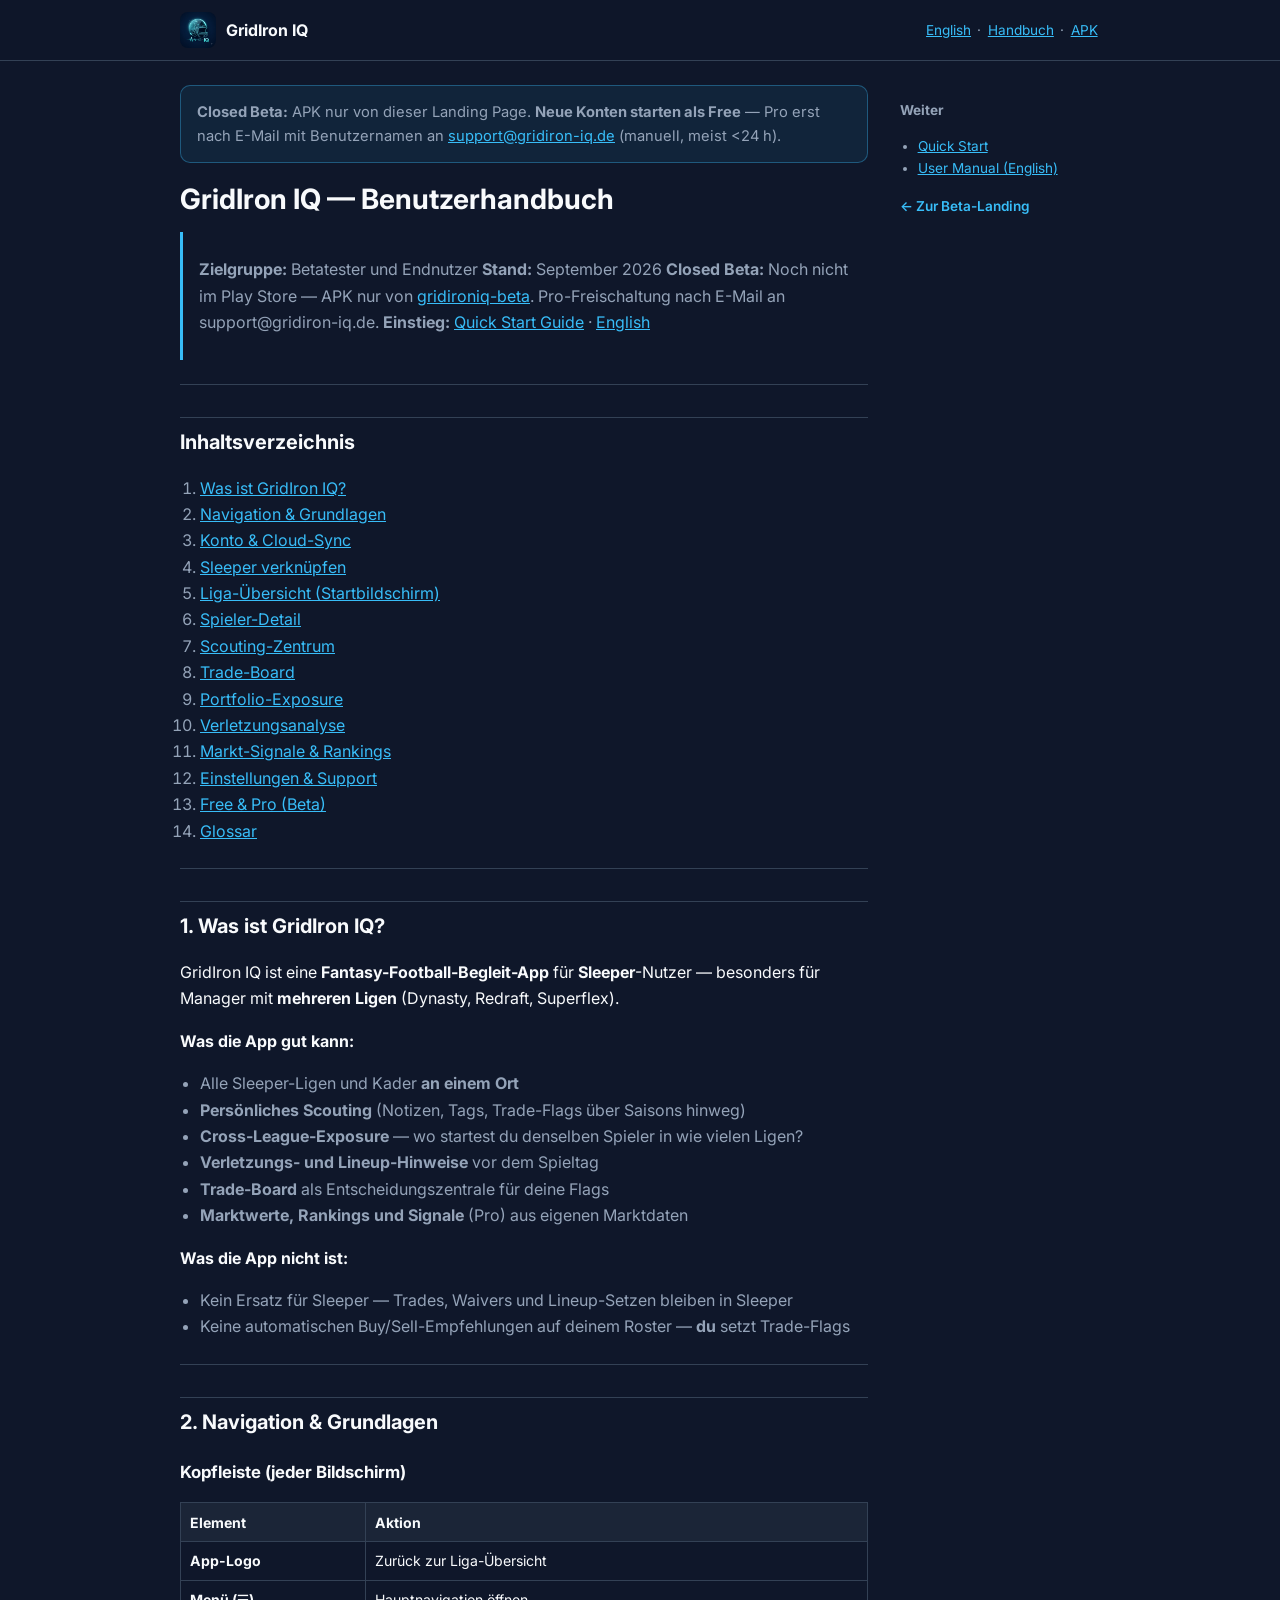
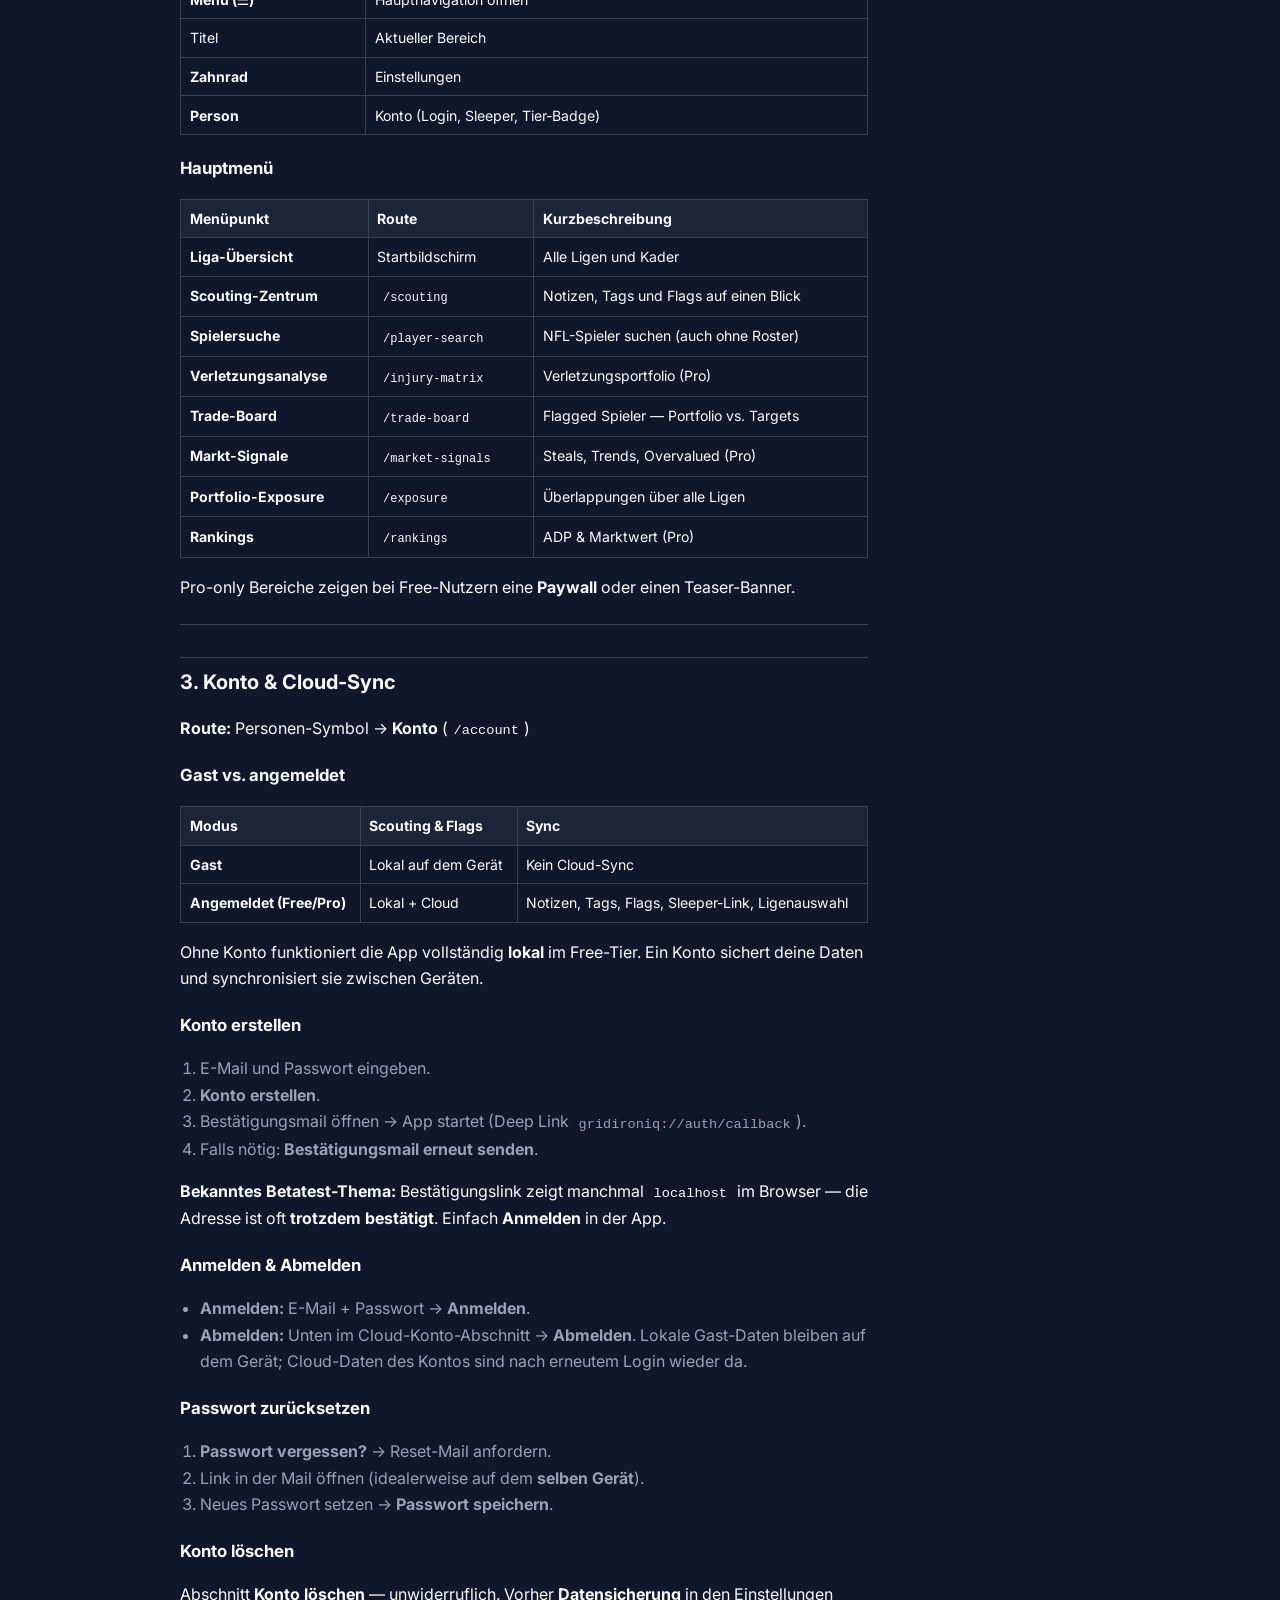
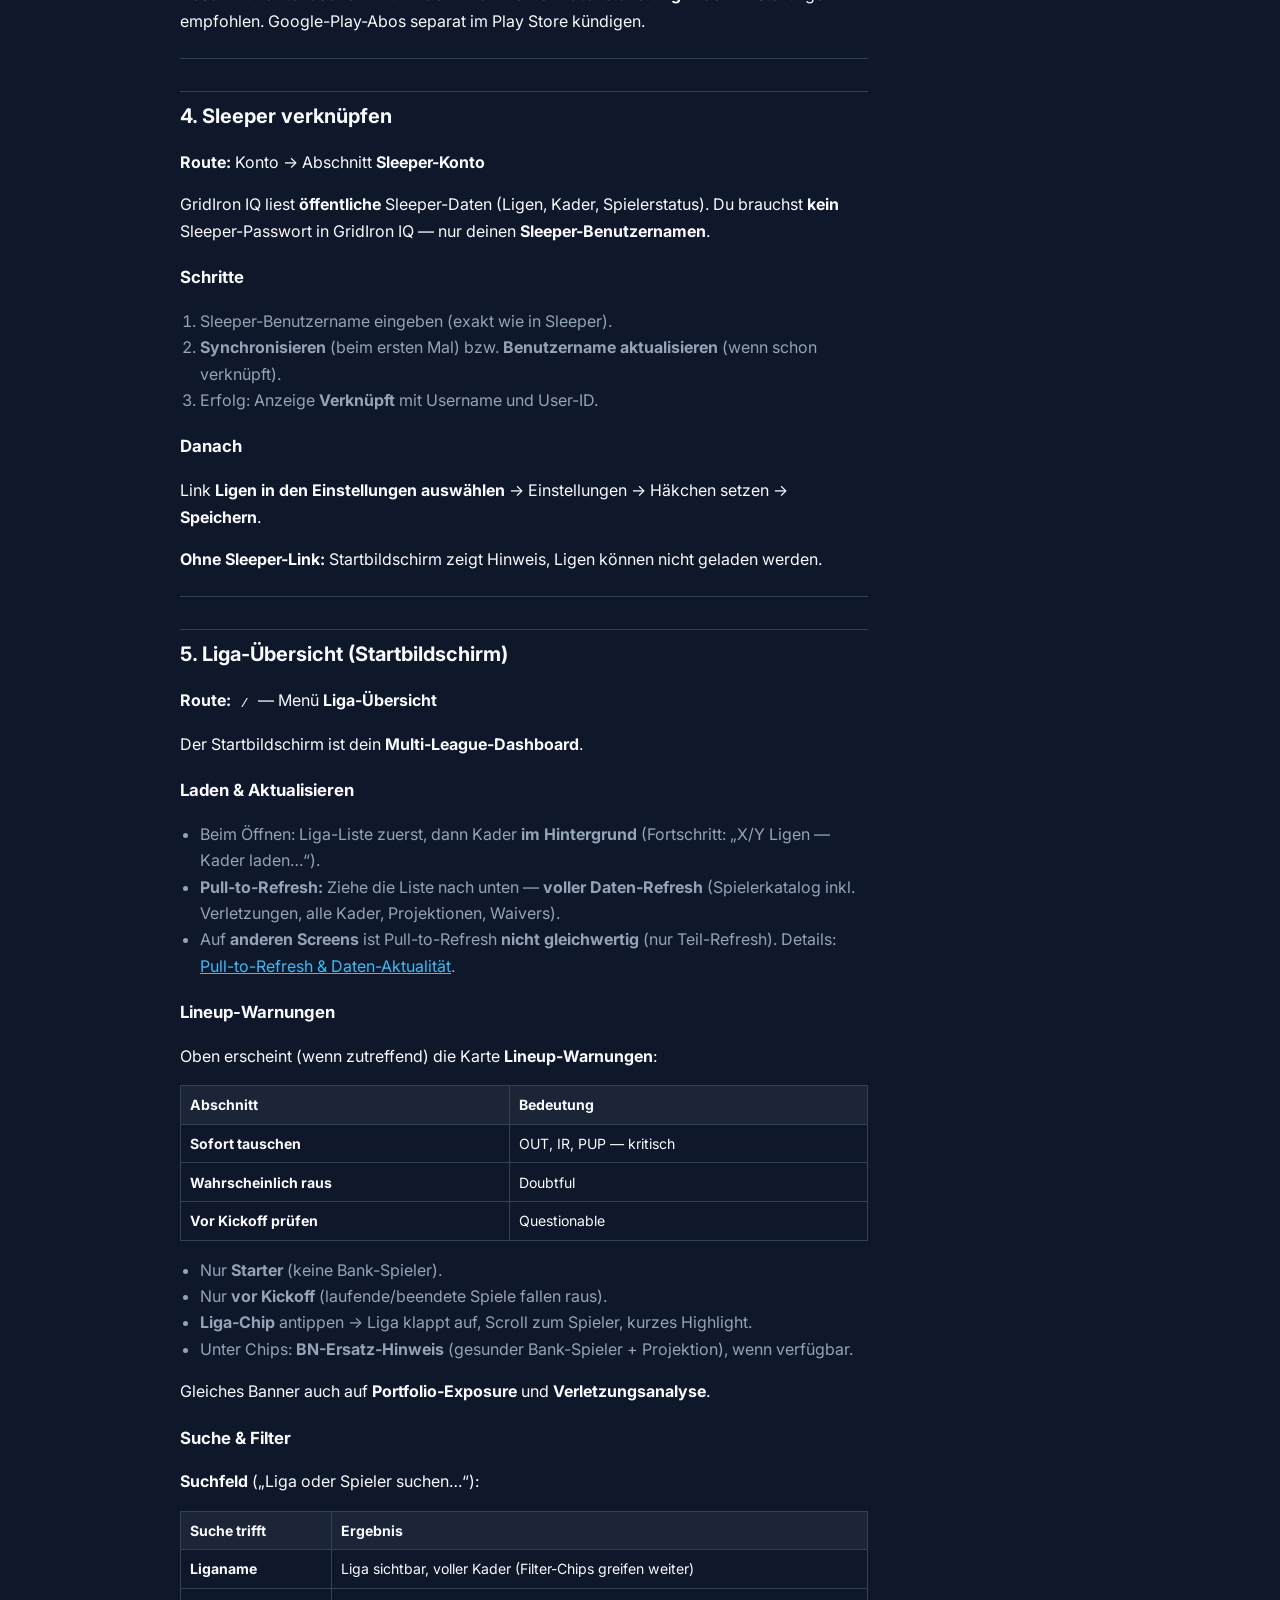
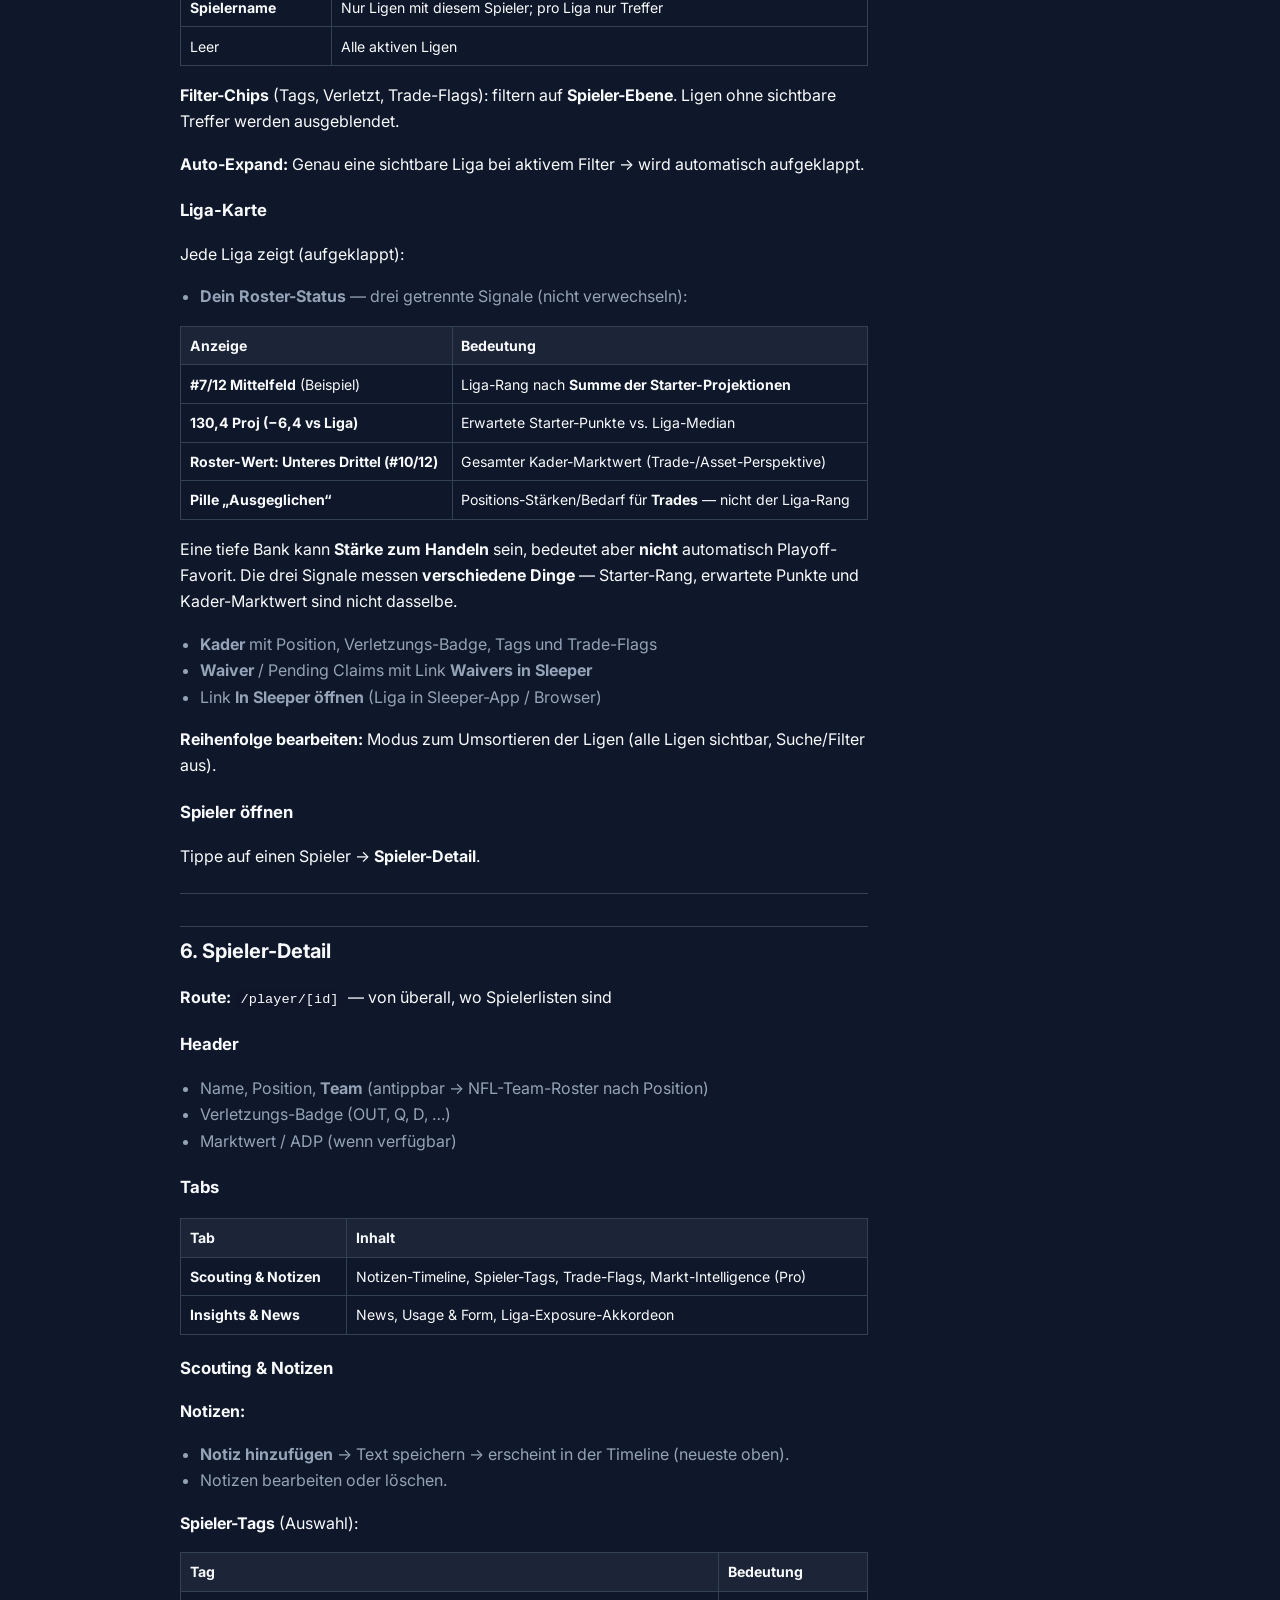
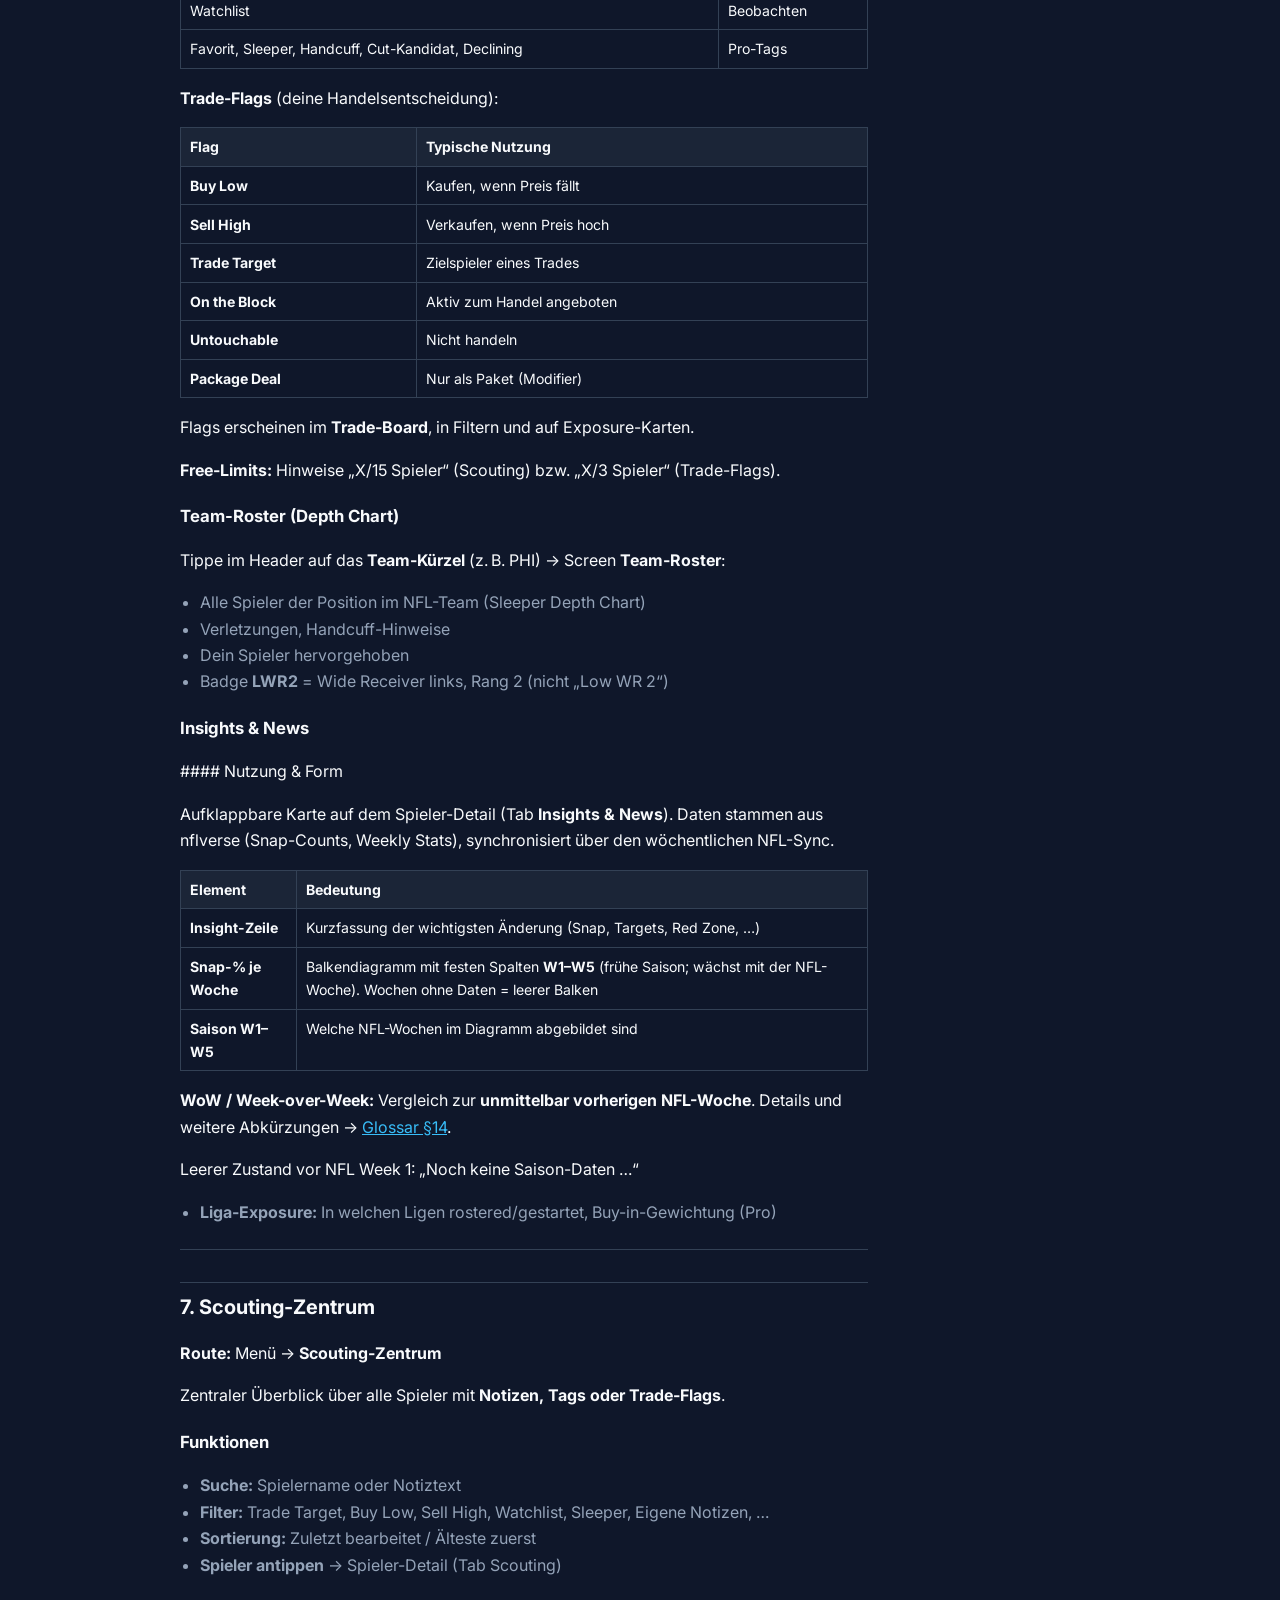
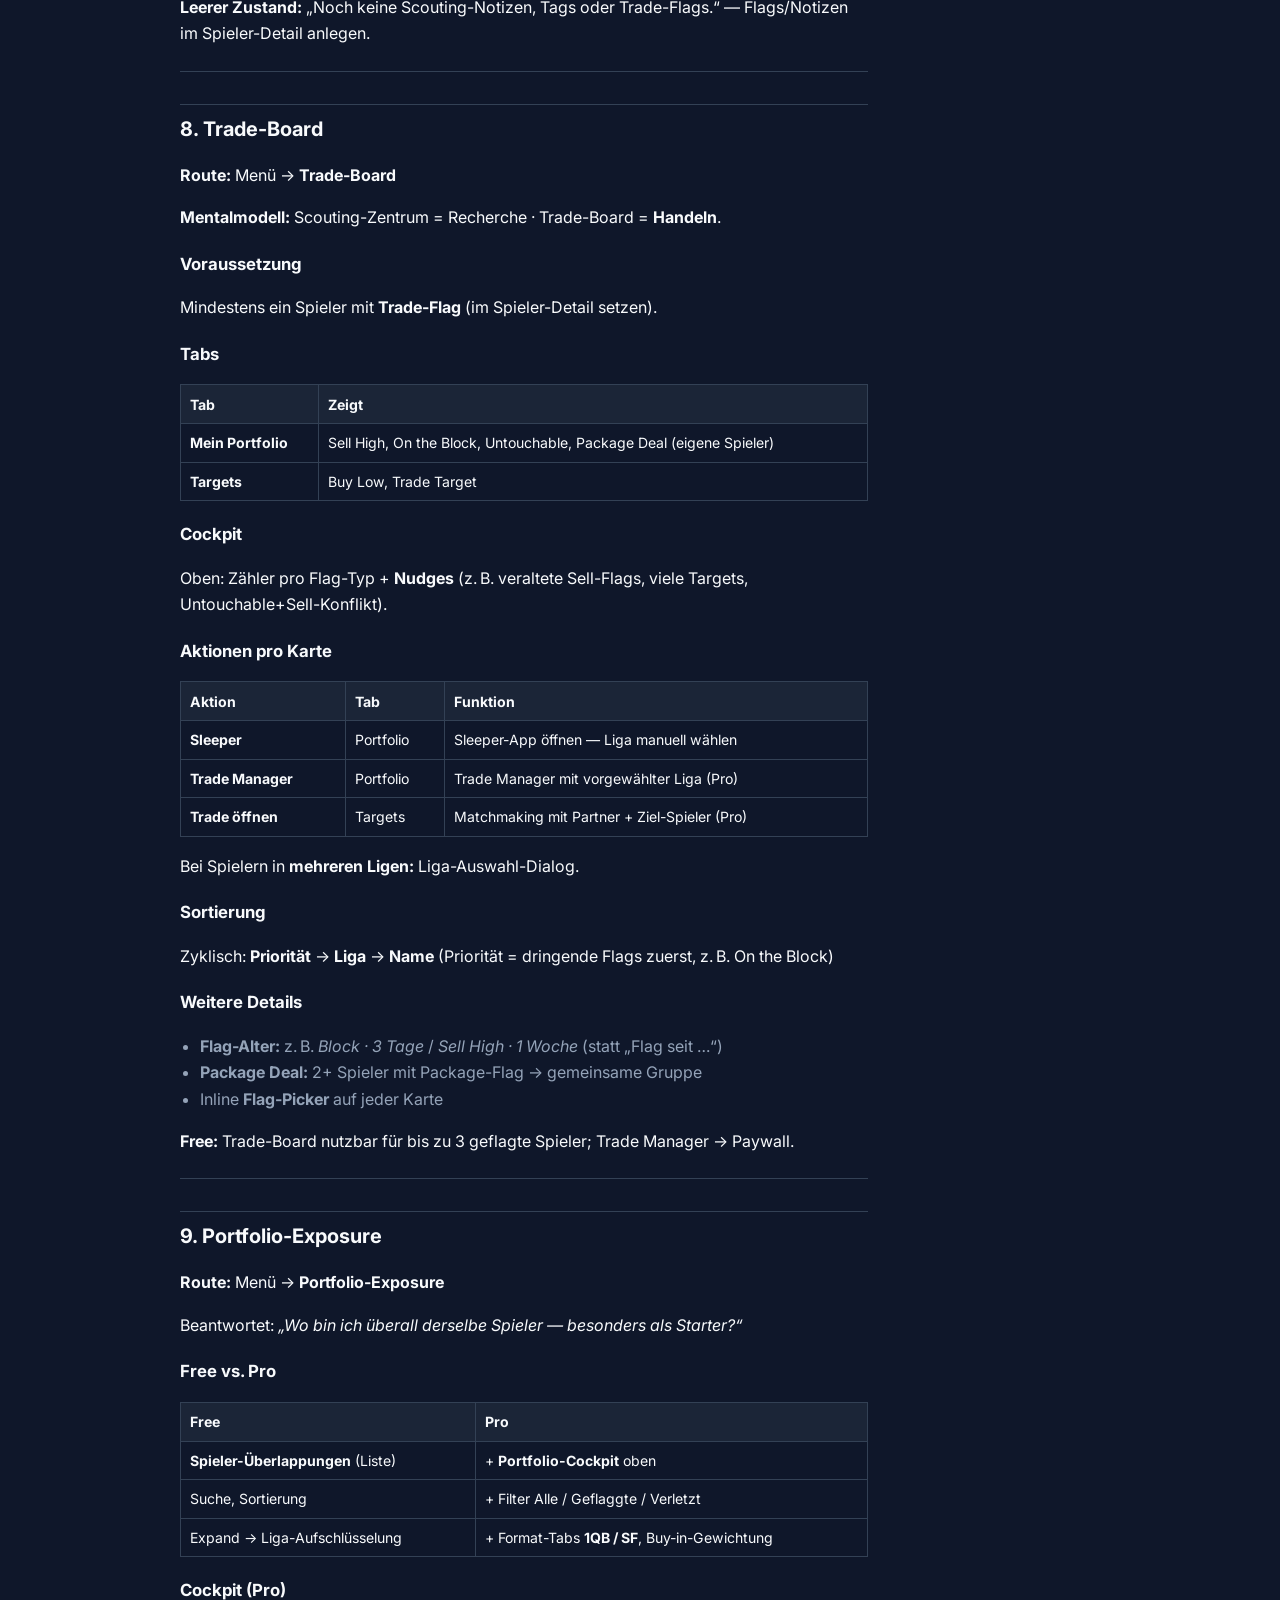
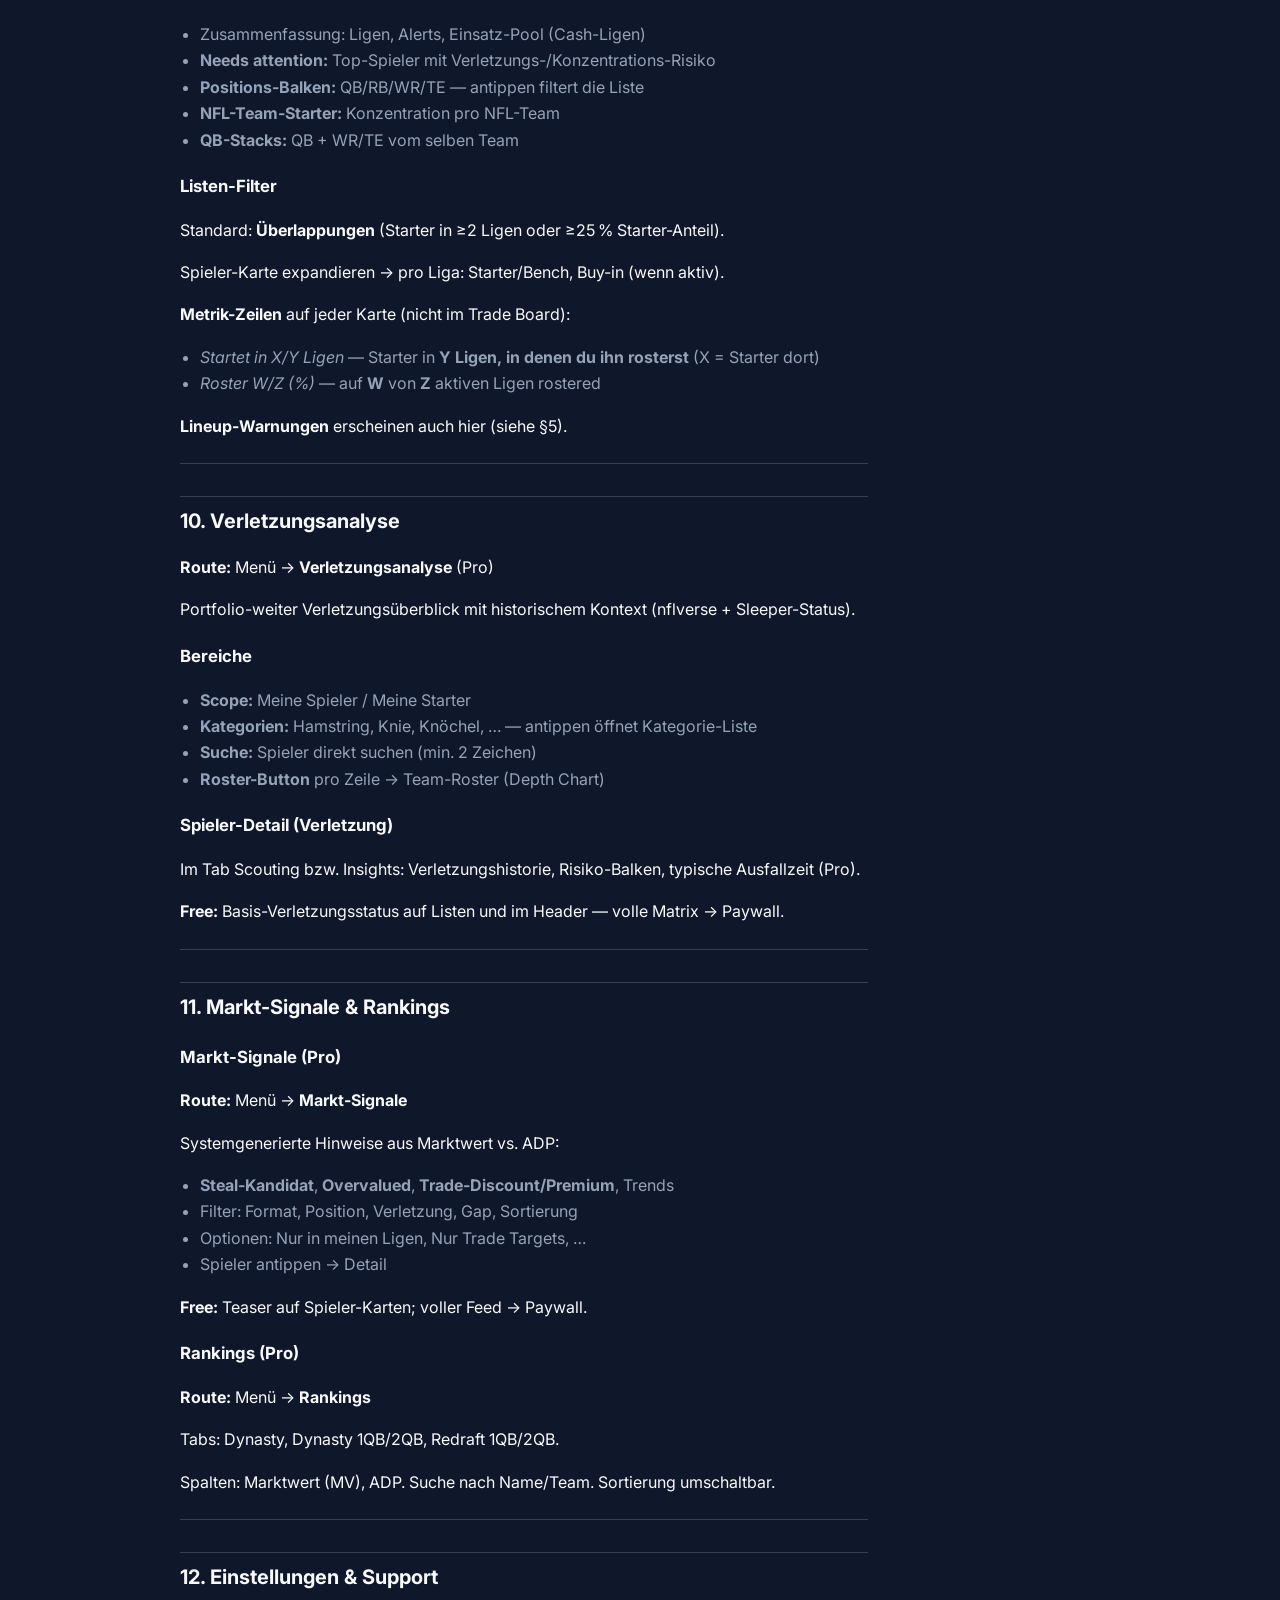
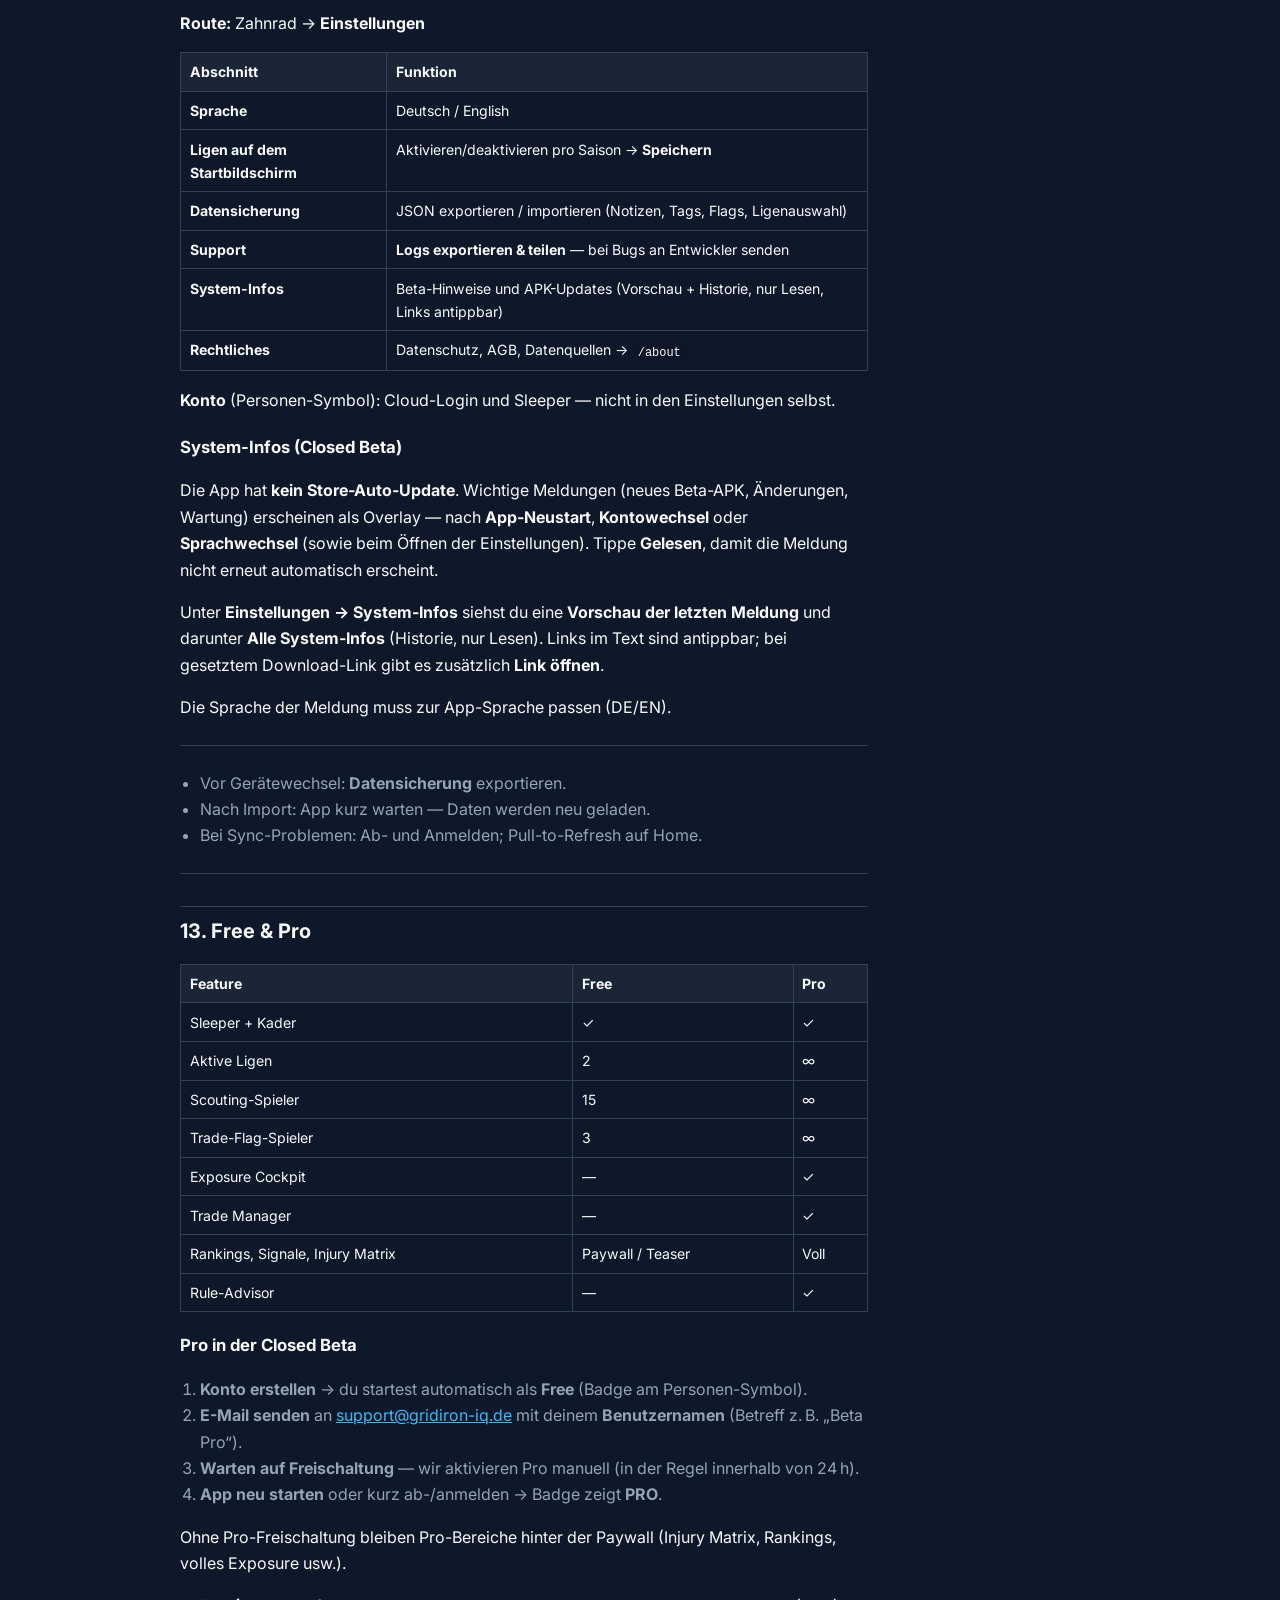
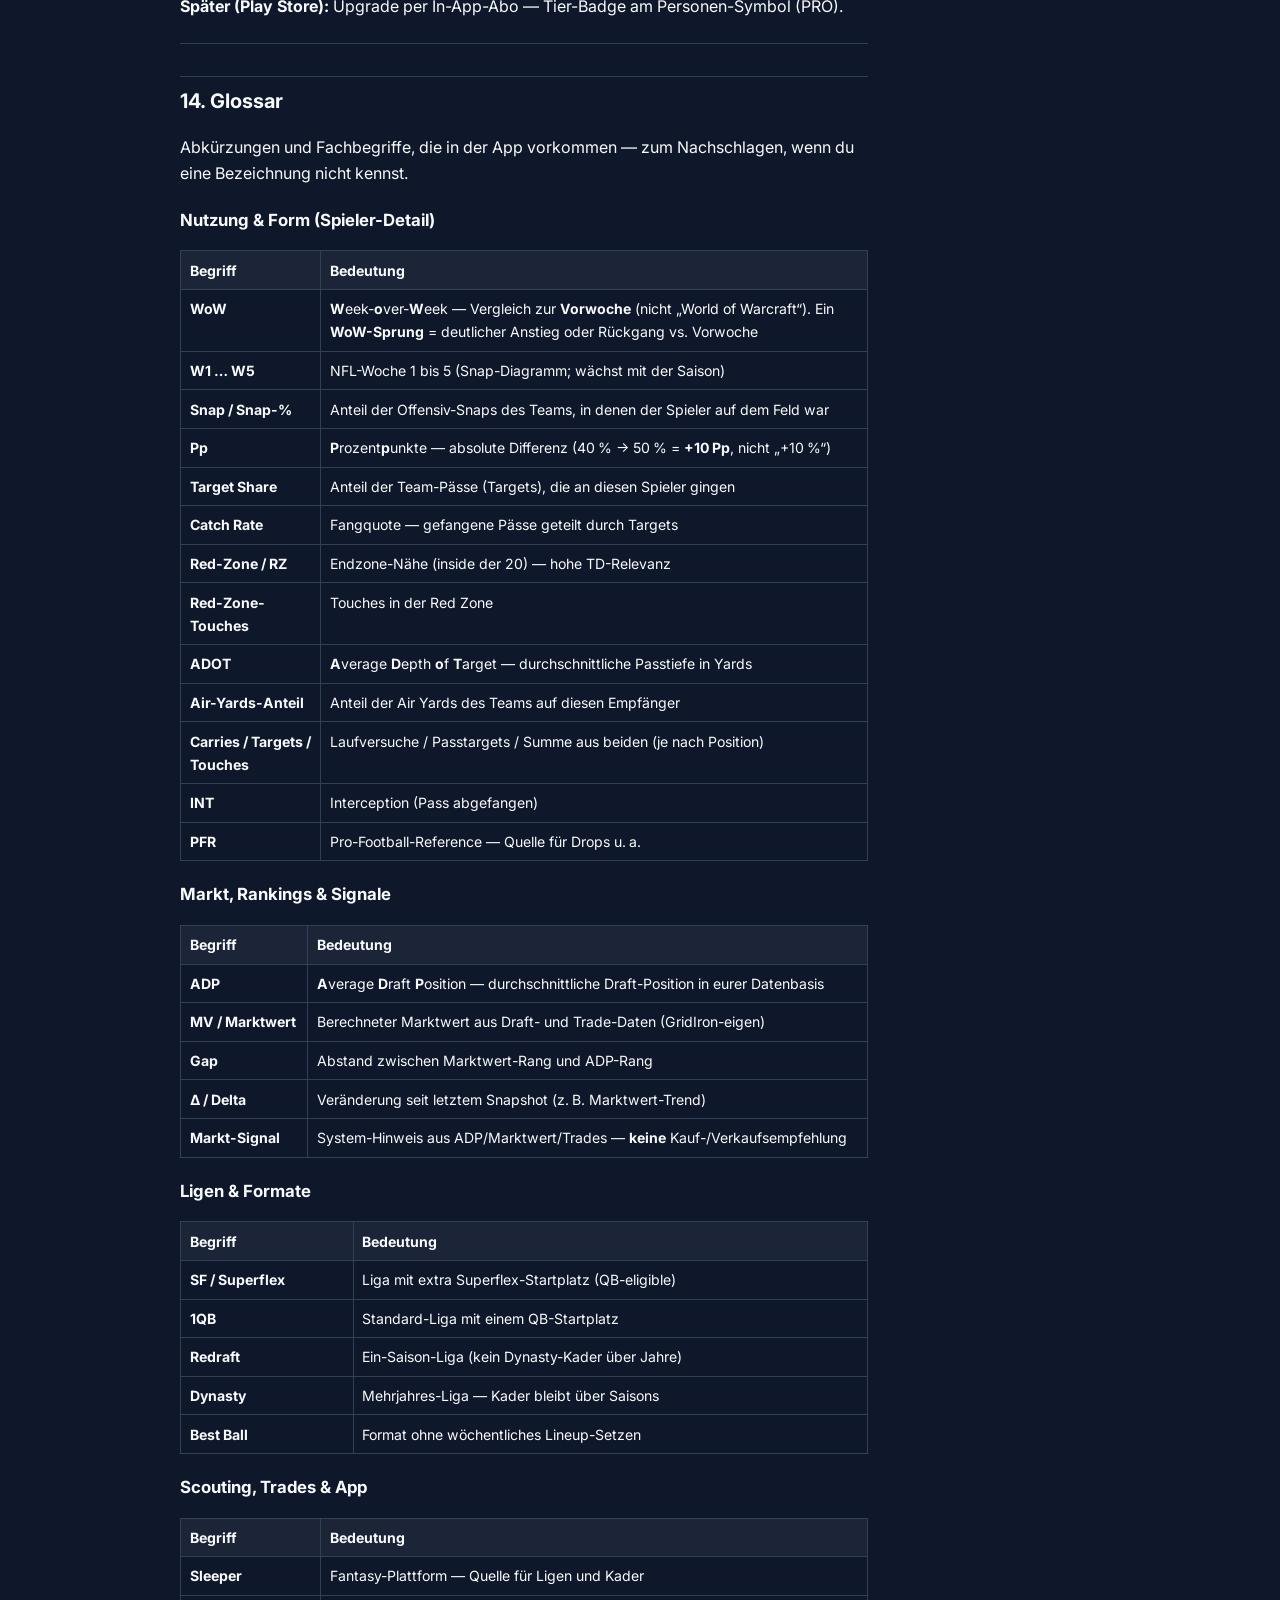
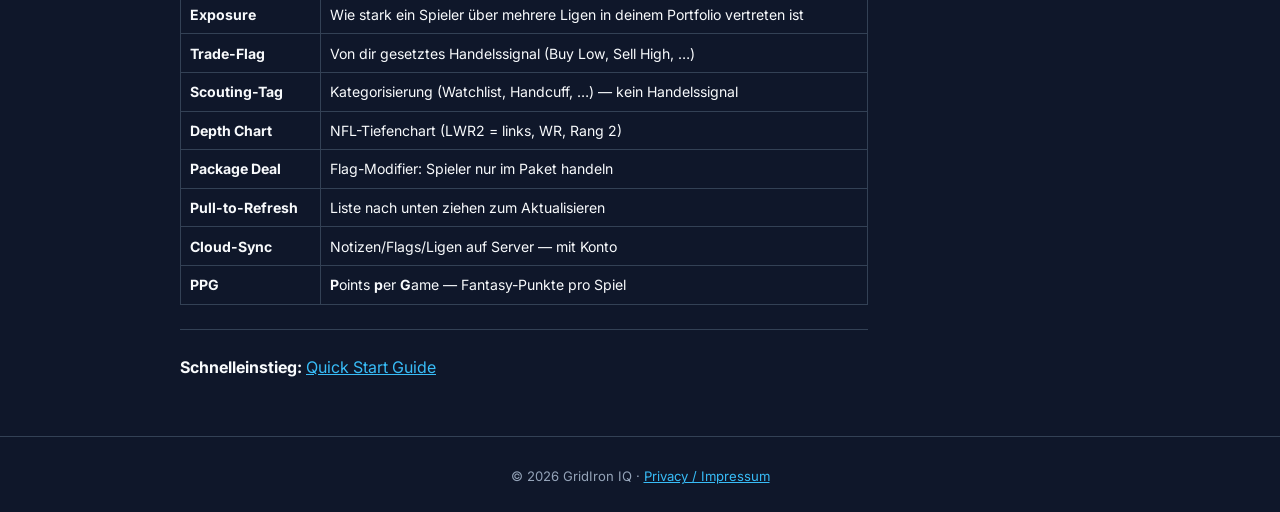
<file: guide/manual-de.html>
<!DOCTYPE html>
<html lang="de">
<head>
  <meta charset="utf-8">
  <meta name="viewport" content="width=device-width, initial-scale=1">
  <meta name="robots" content="index,follow">
  <title>GridIron IQ — Benutzerhandbuch</title>
  <link rel="icon" href="../assets/icon.png" type="image/png">
  <link rel="preconnect" href="https://fonts.googleapis.com">
  <link rel="preconnect" href="https://fonts.gstatic.com" crossorigin>
  <link href="https://fonts.googleapis.com/css2?family=Inter:wght@400;500;600;700&display=swap" rel="stylesheet">
  <link rel="stylesheet" href="doc.css">
</head>
<body>
  <header class="doc-header">
    <div class="doc-header-inner">
      <a class="doc-brand" href="../index.html">
        <img src="../assets/icon.png" alt="" width="36" height="36">
        <span>GridIron IQ</span>
      </a>
      <nav class="doc-nav"><a href="quickstart-en.html">English</a> · <a href="manual-de.html">Handbuch</a> · <a href="../index.html#download">APK</a></nav>
    </div>
  </header>
  <main class="doc-main">
    <article class="doc-article">
      <p class="doc-beta"><strong>Closed Beta:</strong> APK nur von dieser Landing Page. <strong>Neue Konten starten als Free</strong> — Pro erst nach E-Mail mit Benutzernamen an <a href="mailto:support@gridiron-iq.de">support@gridiron-iq.de</a> (manuell, meist &lt;24 h).</p>
      <h1 id="gridiron-iq-benutzerhandbuch">GridIron IQ — Benutzerhandbuch</h1>
<blockquote><p><strong>Zielgruppe:</strong> Betatester und Endnutzer   <strong>Stand:</strong> September 2026   <strong>Closed Beta:</strong> Noch nicht im Play Store — APK nur von <a href="https://nuebelm.github.io/gridironiq-beta/">gridironiq-beta</a>. Pro-Freischaltung nach E-Mail an support@gridiron-iq.de.   <strong>Einstieg:</strong> <a href="quickstart-de.html">Quick Start Guide</a> · <a href="manual-en.html">English</a></p></blockquote>
<hr>
<h2 id="inhaltsverzeichnis">Inhaltsverzeichnis</h2>
<ol>
<li><a href="#1-was-ist-gridiron-iq">Was ist GridIron IQ?</a></li>
<li><a href="#2-navigation--grundlagen">Navigation & Grundlagen</a></li>
<li><a href="#3-konto--cloud-sync">Konto & Cloud-Sync</a></li>
<li><a href="#4-sleeper-verknüpfen">Sleeper verknüpfen</a></li>
<li><a href="#5-liga-übersicht-startbildschirm">Liga-Übersicht (Startbildschirm)</a></li>
<li><a href="#6-spieler-detail">Spieler-Detail</a></li>
<li><a href="#7-scouting-zentrum">Scouting-Zentrum</a></li>
<li><a href="#8-trade-board">Trade-Board</a></li>
<li><a href="#9-portfolio-exposure">Portfolio-Exposure</a></li>
<li><a href="#10-verletzungsanalyse">Verletzungsanalyse</a></li>
<li><a href="#11-markt-signale--rankings">Markt-Signale & Rankings</a></li>
<li><a href="#12-einstellungen--support">Einstellungen & Support</a></li>
<li><a href="#13-free--pro">Free & Pro (Beta)</a></li>
<li><a href="#14-glossar">Glossar</a></li>
</ol>
<hr>
<h2 id="1-was-ist-gridiron-iq">1. Was ist GridIron IQ?</h2>
<p>GridIron IQ ist eine <strong>Fantasy-Football-Begleit-App</strong> für <strong>Sleeper</strong>-Nutzer — besonders für Manager mit <strong>mehreren Ligen</strong> (Dynasty, Redraft, Superflex).</p>
<p><strong>Was die App gut kann:</strong></p>
<ul>
<li>Alle Sleeper-Ligen und Kader <strong>an einem Ort</strong></li>
<li><strong>Persönliches Scouting</strong> (Notizen, Tags, Trade-Flags über Saisons hinweg)</li>
<li><strong>Cross-League-Exposure</strong> — wo startest du denselben Spieler in wie vielen Ligen?</li>
<li><strong>Verletzungs- und Lineup-Hinweise</strong> vor dem Spieltag</li>
<li><strong>Trade-Board</strong> als Entscheidungszentrale für deine Flags</li>
<li><strong>Marktwerte, Rankings und Signale</strong> (Pro) aus eigenen Marktdaten</li>
</ul>
<p><strong>Was die App nicht ist:</strong></p>
<ul>
<li>Kein Ersatz für Sleeper — Trades, Waivers und Lineup-Setzen bleiben in Sleeper</li>
<li>Keine automatischen Buy/Sell-Empfehlungen auf deinem Roster — <strong>du</strong> setzt Trade-Flags</li>
</ul>
<hr>
<h2 id="2-navigation--grundlagen">2. Navigation & Grundlagen</h2>
<h3 id="kopfleiste-jeder-bildschirm">Kopfleiste (jeder Bildschirm)</h3>
<table><thead><tr><th>Element</th><th>Aktion</th></tr></thead><tbody><tr><td><strong>App-Logo</strong></td><td>Zurück zur Liga-Übersicht</td></tr><tr><td><strong>Menü (☰)</strong></td><td>Hauptnavigation öffnen</td></tr><tr><td>Titel</td><td>Aktueller Bereich</td></tr><tr><td><strong>Zahnrad</strong></td><td>Einstellungen</td></tr><tr><td><strong>Person</strong></td><td>Konto (Login, Sleeper, Tier-Badge)</td></tr></tbody></table>
<h3 id="hauptmenü">Hauptmenü</h3>
<table><thead><tr><th>Menüpunkt</th><th>Route</th><th>Kurzbeschreibung</th></tr></thead><tbody><tr><td><strong>Liga-Übersicht</strong></td><td>Startbildschirm</td><td>Alle Ligen und Kader</td></tr><tr><td><strong>Scouting-Zentrum</strong></td><td><code>/scouting</code></td><td>Notizen, Tags und Flags auf einen Blick</td></tr><tr><td><strong>Spielersuche</strong></td><td><code>/player-search</code></td><td>NFL-Spieler suchen (auch ohne Roster)</td></tr><tr><td><strong>Verletzungsanalyse</strong></td><td><code>/injury-matrix</code></td><td>Verletzungsportfolio (Pro)</td></tr><tr><td><strong>Trade-Board</strong></td><td><code>/trade-board</code></td><td>Flagged Spieler — Portfolio vs. Targets</td></tr><tr><td><strong>Markt-Signale</strong></td><td><code>/market-signals</code></td><td>Steals, Trends, Overvalued (Pro)</td></tr><tr><td><strong>Portfolio-Exposure</strong></td><td><code>/exposure</code></td><td>Überlappungen über alle Ligen</td></tr><tr><td><strong>Rankings</strong></td><td><code>/rankings</code></td><td>ADP & Marktwert (Pro)</td></tr></tbody></table>
<p>Pro-only Bereiche zeigen bei Free-Nutzern eine <strong>Paywall</strong> oder einen Teaser-Banner.</p>
<hr>
<h2 id="3-konto--cloud-sync">3. Konto & Cloud-Sync</h2>
<p><strong>Route:</strong> Personen-Symbol → <strong>Konto</strong> (<code>/account</code>)</p>
<h3 id="gast-vs-angemeldet">Gast vs. angemeldet</h3>
<table><thead><tr><th>Modus</th><th>Scouting & Flags</th><th>Sync</th></tr></thead><tbody><tr><td><strong>Gast</strong></td><td>Lokal auf dem Gerät</td><td>Kein Cloud-Sync</td></tr><tr><td><strong>Angemeldet (Free/Pro)</strong></td><td>Lokal + Cloud</td><td>Notizen, Tags, Flags, Sleeper-Link, Ligenauswahl</td></tr></tbody></table>
<p>Ohne Konto funktioniert die App vollständig <strong>lokal</strong> im Free-Tier. Ein Konto sichert deine Daten und synchronisiert sie zwischen Geräten.</p>
<h3 id="konto-erstellen">Konto erstellen</h3>
<ol>
<li>E-Mail und Passwort eingeben.</li>
<li><strong>Konto erstellen</strong>.</li>
<li>Bestätigungsmail öffnen → App startet (Deep Link <code>gridironiq://auth/callback</code>).</li>
<li>Falls nötig: <strong>Bestätigungsmail erneut senden</strong>.</li>
</ol>
<p><strong>Bekanntes Betatest-Thema:</strong> Bestätigungslink zeigt manchmal <code>localhost</code> im Browser — die Adresse ist oft <strong>trotzdem bestätigt</strong>. Einfach <strong>Anmelden</strong> in der App.</p>
<h3 id="anmelden--abmelden">Anmelden & Abmelden</h3>
<ul>
<li><strong>Anmelden:</strong> E-Mail + Passwort → <strong>Anmelden</strong>.</li>
<li><strong>Abmelden:</strong> Unten im Cloud-Konto-Abschnitt → <strong>Abmelden</strong>. Lokale Gast-Daten bleiben auf dem Gerät; Cloud-Daten des Kontos sind nach erneutem Login wieder da.</li>
</ul>
<h3 id="passwort-zurücksetzen">Passwort zurücksetzen</h3>
<ol>
<li><strong>Passwort vergessen?</strong> → Reset-Mail anfordern.</li>
<li>Link in der Mail öffnen (idealerweise auf dem <strong>selben Gerät</strong>).</li>
<li>Neues Passwort setzen → <strong>Passwort speichern</strong>.</li>
</ol>
<h3 id="konto-löschen">Konto löschen</h3>
<p>Abschnitt <strong>Konto löschen</strong> — unwiderruflich. Vorher <strong>Datensicherung</strong> in den Einstellungen empfohlen. Google-Play-Abos separat im Play Store kündigen.</p>
<hr>
<h2 id="4-sleeper-verknüpfen">4. Sleeper verknüpfen</h2>
<p><strong>Route:</strong> Konto → Abschnitt <strong>Sleeper-Konto</strong></p>
<p>GridIron IQ liest <strong>öffentliche</strong> Sleeper-Daten (Ligen, Kader, Spielerstatus). Du brauchst <strong>kein</strong> Sleeper-Passwort in GridIron IQ — nur deinen <strong>Sleeper-Benutzernamen</strong>.</p>
<h3 id="schritte">Schritte</h3>
<ol>
<li>Sleeper-Benutzername eingeben (exakt wie in Sleeper).</li>
<li><strong>Synchronisieren</strong> (beim ersten Mal) bzw. <strong>Benutzername aktualisieren</strong> (wenn schon verknüpft).</li>
<li>Erfolg: Anzeige <strong>Verknüpft</strong> mit Username und User-ID.</li>
</ol>
<h3 id="danach">Danach</h3>
<p>Link <strong>Ligen in den Einstellungen auswählen</strong> → Einstellungen → Häkchen setzen → <strong>Speichern</strong>.</p>
<p><strong>Ohne Sleeper-Link:</strong> Startbildschirm zeigt Hinweis, Ligen können nicht geladen werden.</p>
<hr>
<h2 id="5-liga-übersicht-startbildschirm">5. Liga-Übersicht (Startbildschirm)</h2>
<p><strong>Route:</strong> <code>/</code> — Menü <strong>Liga-Übersicht</strong></p>
<p>Der Startbildschirm ist dein <strong>Multi-League-Dashboard</strong>.</p>
<h3 id="laden--aktualisieren">Laden & Aktualisieren</h3>
<ul>
<li>Beim Öffnen: Liga-Liste zuerst, dann Kader <strong>im Hintergrund</strong> (Fortschritt: „X/Y Ligen — Kader laden…“).</li>
<li><strong>Pull-to-Refresh:</strong> Ziehe die Liste nach unten — <strong>voller Daten-Refresh</strong> (Spielerkatalog inkl. Verletzungen, alle Kader, Projektionen, Waivers).</li>
<li>Auf <strong>anderen Screens</strong> ist Pull-to-Refresh <strong>nicht gleichwertig</strong> (nur Teil-Refresh). Details: <a href="features/pull-to-refresh-and-data-freshness.md">Pull-to-Refresh & Daten-Aktualität</a>.</li>
</ul>
<h3 id="lineup-warnungen">Lineup-Warnungen</h3>
<p>Oben erscheint (wenn zutreffend) die Karte <strong>Lineup-Warnungen</strong>:</p>
<table><thead><tr><th>Abschnitt</th><th>Bedeutung</th></tr></thead><tbody><tr><td><strong>Sofort tauschen</strong></td><td>OUT, IR, PUP — kritisch</td></tr><tr><td><strong>Wahrscheinlich raus</strong></td><td>Doubtful</td></tr><tr><td><strong>Vor Kickoff prüfen</strong></td><td>Questionable</td></tr></tbody></table>
<ul>
<li>Nur <strong>Starter</strong> (keine Bank-Spieler).</li>
<li>Nur <strong>vor Kickoff</strong> (laufende/beendete Spiele fallen raus).</li>
<li><strong>Liga-Chip</strong> antippen → Liga klappt auf, Scroll zum Spieler, kurzes Highlight.</li>
<li>Unter Chips: <strong>BN-Ersatz-Hinweis</strong> (gesunder Bank-Spieler + Projektion), wenn verfügbar.</li>
</ul>
<p>Gleiches Banner auch auf <strong>Portfolio-Exposure</strong> und <strong>Verletzungsanalyse</strong>.</p>
<h3 id="suche--filter">Suche & Filter</h3>
<p><strong>Suchfeld</strong> („Liga oder Spieler suchen…“):</p>
<table><thead><tr><th>Suche trifft</th><th>Ergebnis</th></tr></thead><tbody><tr><td><strong>Liganame</strong></td><td>Liga sichtbar, voller Kader (Filter-Chips greifen weiter)</td></tr><tr><td><strong>Spielername</strong></td><td>Nur Ligen mit diesem Spieler; pro Liga nur Treffer</td></tr><tr><td>Leer</td><td>Alle aktiven Ligen</td></tr></tbody></table>
<p><strong>Filter-Chips</strong> (Tags, Verletzt, Trade-Flags): filtern auf <strong>Spieler-Ebene</strong>. Ligen ohne sichtbare Treffer werden ausgeblendet.</p>
<p><strong>Auto-Expand:</strong> Genau eine sichtbare Liga bei aktivem Filter → wird automatisch aufgeklappt.</p>
<h3 id="liga-karte">Liga-Karte</h3>
<p>Jede Liga zeigt (aufgeklappt):</p>
<ul>
<li><strong>Dein Roster-Status</strong> — drei getrennte Signale (nicht verwechseln):</li>
</ul>
<table><thead><tr><th>Anzeige</th><th>Bedeutung</th></tr></thead><tbody><tr><td><strong>#7/12 Mittelfeld</strong> (Beispiel)</td><td>Liga-Rang nach <strong>Summe der Starter-Projektionen</strong></td></tr><tr><td><strong>130,4 Proj (−6,4 vs Liga)</strong></td><td>Erwartete Starter-Punkte vs. Liga-Median</td></tr><tr><td><strong>Roster-Wert: Unteres Drittel (#10/12)</strong></td><td>Gesamter Kader-Marktwert (Trade-/Asset-Perspektive)</td></tr><tr><td><strong>Pille „Ausgeglichen“</strong></td><td>Positions-Stärken/Bedarf für <strong>Trades</strong> — nicht der Liga-Rang</td></tr></tbody></table>
<p>Eine tiefe Bank kann <strong>Stärke zum Handeln</strong> sein, bedeutet aber <strong>nicht</strong> automatisch Playoff-Favorit. Die drei Signale messen <strong>verschiedene Dinge</strong> — Starter-Rang, erwartete Punkte und Kader-Marktwert sind nicht dasselbe.</p>
<ul>
<li><strong>Kader</strong> mit Position, Verletzungs-Badge, Tags und Trade-Flags</li>
<li><strong>Waiver</strong> / Pending Claims mit Link <strong>Waivers in Sleeper</strong></li>
<li>Link <strong>In Sleeper öffnen</strong> (Liga in Sleeper-App / Browser)</li>
</ul>
<p><strong>Reihenfolge bearbeiten:</strong> Modus zum Umsortieren der Ligen (alle Ligen sichtbar, Suche/Filter aus).</p>
<h3 id="spieler-öffnen">Spieler öffnen</h3>
<p>Tippe auf einen Spieler → <strong>Spieler-Detail</strong>.</p>
<hr>
<h2 id="6-spieler-detail">6. Spieler-Detail</h2>
<p><strong>Route:</strong> <code>/player/[id]</code> — von überall, wo Spielerlisten sind</p>
<h3 id="header">Header</h3>
<ul>
<li>Name, Position, <strong>Team</strong> (antippbar → NFL-Team-Roster nach Position)</li>
<li>Verletzungs-Badge (OUT, Q, D, …)</li>
<li>Marktwert / ADP (wenn verfügbar)</li>
</ul>
<h3 id="tabs">Tabs</h3>
<table><thead><tr><th>Tab</th><th>Inhalt</th></tr></thead><tbody><tr><td><strong>Scouting & Notizen</strong></td><td>Notizen-Timeline, Spieler-Tags, Trade-Flags, Markt-Intelligence (Pro)</td></tr><tr><td><strong>Insights & News</strong></td><td>News, Usage & Form, Liga-Exposure-Akkordeon</td></tr></tbody></table>
<h3 id="scouting--notizen">Scouting & Notizen</h3>
<p><strong>Notizen:</strong></p>
<ul>
<li><strong>Notiz hinzufügen</strong> → Text speichern → erscheint in der Timeline (neueste oben).</li>
<li>Notizen bearbeiten oder löschen.</li>
</ul>
<p><strong>Spieler-Tags</strong> (Auswahl):</p>
<table><thead><tr><th>Tag</th><th>Bedeutung</th></tr></thead><tbody><tr><td>Watchlist</td><td>Beobachten</td></tr><tr><td>Favorit, Sleeper, Handcuff, Cut-Kandidat, Declining</td><td>Pro-Tags</td></tr></tbody></table>
<p><strong>Trade-Flags</strong> (deine Handelsentscheidung):</p>
<table><thead><tr><th>Flag</th><th>Typische Nutzung</th></tr></thead><tbody><tr><td><strong>Buy Low</strong></td><td>Kaufen, wenn Preis fällt</td></tr><tr><td><strong>Sell High</strong></td><td>Verkaufen, wenn Preis hoch</td></tr><tr><td><strong>Trade Target</strong></td><td>Zielspieler eines Trades</td></tr><tr><td><strong>On the Block</strong></td><td>Aktiv zum Handel angeboten</td></tr><tr><td><strong>Untouchable</strong></td><td>Nicht handeln</td></tr><tr><td><strong>Package Deal</strong></td><td>Nur als Paket (Modifier)</td></tr></tbody></table>
<p>Flags erscheinen im <strong>Trade-Board</strong>, in Filtern und auf Exposure-Karten.</p>
<p><strong>Free-Limits:</strong> Hinweise „X/15 Spieler“ (Scouting) bzw. „X/3 Spieler“ (Trade-Flags).</p>
<h3 id="team-roster-depth-chart">Team-Roster (Depth Chart)</h3>
<p>Tippe im Header auf das <strong>Team-Kürzel</strong> (z. B. PHI) → Screen <strong>Team-Roster</strong>:</p>
<ul>
<li>Alle Spieler der Position im NFL-Team (Sleeper Depth Chart)</li>
<li>Verletzungen, Handcuff-Hinweise</li>
<li>Dein Spieler hervorgehoben</li>
<li>Badge <strong>LWR2</strong> = Wide Receiver links, Rang 2 (nicht „Low WR 2“)</li>
</ul>
<h3 id="insights--news">Insights & News</h3>
<p>#### Nutzung & Form</p>
<p>Aufklappbare Karte auf dem Spieler-Detail (Tab <strong>Insights & News</strong>). Daten stammen aus nflverse (Snap-Counts, Weekly Stats), synchronisiert über den wöchentlichen NFL-Sync.</p>
<table><thead><tr><th>Element</th><th>Bedeutung</th></tr></thead><tbody><tr><td><strong>Insight-Zeile</strong></td><td>Kurzfassung der wichtigsten Änderung (Snap, Targets, Red Zone, …)</td></tr><tr><td><strong>Snap-% je Woche</strong></td><td>Balkendiagramm mit festen Spalten <strong>W1–W5</strong> (frühe Saison; wächst mit der NFL-Woche). Wochen ohne Daten = leerer Balken</td></tr><tr><td><strong>Saison W1–W5</strong></td><td>Welche NFL-Wochen im Diagramm abgebildet sind</td></tr></tbody></table>
<p><strong>WoW / Week-over-Week:</strong> Vergleich zur <strong>unmittelbar vorherigen NFL-Woche</strong>. Details und weitere Abkürzungen → <a href="#14-glossar">Glossar §14</a>.</p>
<p>Leerer Zustand vor NFL Week 1: „Noch keine Saison-Daten …“</p>
<ul>
<li><strong>Liga-Exposure:</strong> In welchen Ligen rostered/gestartet, Buy-in-Gewichtung (Pro)</li>
</ul>
<hr>
<h2 id="7-scouting-zentrum">7. Scouting-Zentrum</h2>
<p><strong>Route:</strong> Menü → <strong>Scouting-Zentrum</strong></p>
<p>Zentraler Überblick über alle Spieler mit <strong>Notizen, Tags oder Trade-Flags</strong>.</p>
<h3 id="funktionen">Funktionen</h3>
<ul>
<li><strong>Suche:</strong> Spielername oder Notiztext</li>
<li><strong>Filter:</strong> Trade Target, Buy Low, Sell High, Watchlist, Sleeper, Eigene Notizen, …</li>
<li><strong>Sortierung:</strong> Zuletzt bearbeitet / Älteste zuerst</li>
<li><strong>Spieler antippen</strong> → Spieler-Detail (Tab Scouting)</li>
</ul>
<p><strong>Leerer Zustand:</strong> „Noch keine Scouting-Notizen, Tags oder Trade-Flags.“ — Flags/Notizen im Spieler-Detail anlegen.</p>
<hr>
<h2 id="8-trade-board">8. Trade-Board</h2>
<p><strong>Route:</strong> Menü → <strong>Trade-Board</strong></p>
<p><strong>Mentalmodell:</strong> Scouting-Zentrum = Recherche · Trade-Board = <strong>Handeln</strong>.</p>
<h3 id="voraussetzung">Voraussetzung</h3>
<p>Mindestens ein Spieler mit <strong>Trade-Flag</strong> (im Spieler-Detail setzen).</p>
<h3 id="tabs-1">Tabs</h3>
<table><thead><tr><th>Tab</th><th>Zeigt</th></tr></thead><tbody><tr><td><strong>Mein Portfolio</strong></td><td>Sell High, On the Block, Untouchable, Package Deal (eigene Spieler)</td></tr><tr><td><strong>Targets</strong></td><td>Buy Low, Trade Target</td></tr></tbody></table>
<h3 id="cockpit">Cockpit</h3>
<p>Oben: Zähler pro Flag-Typ + <strong>Nudges</strong> (z. B. veraltete Sell-Flags, viele Targets, Untouchable+Sell-Konflikt).</p>
<h3 id="aktionen-pro-karte">Aktionen pro Karte</h3>
<table><thead><tr><th>Aktion</th><th>Tab</th><th>Funktion</th></tr></thead><tbody><tr><td><strong>Sleeper</strong></td><td>Portfolio</td><td>Sleeper-App öffnen — Liga manuell wählen</td></tr><tr><td><strong>Trade Manager</strong></td><td>Portfolio</td><td>Trade Manager mit vorgewählter Liga (Pro)</td></tr><tr><td><strong>Trade öffnen</strong></td><td>Targets</td><td>Matchmaking mit Partner + Ziel-Spieler (Pro)</td></tr></tbody></table>
<p>Bei Spielern in <strong>mehreren Ligen:</strong> Liga-Auswahl-Dialog.</p>
<h3 id="sortierung">Sortierung</h3>
<p>Zyklisch: <strong>Priorität</strong> → <strong>Liga</strong> → <strong>Name</strong> (Priorität = dringende Flags zuerst, z. B. On the Block)</p>
<h3 id="weitere-details">Weitere Details</h3>
<ul>
<li><strong>Flag-Alter:</strong> z. B. <em>Block · 3 Tage</em> / <em>Sell High · 1 Woche</em> (statt „Flag seit …“)</li>
<li><strong>Package Deal:</strong> 2+ Spieler mit Package-Flag → gemeinsame Gruppe</li>
<li>Inline <strong>Flag-Picker</strong> auf jeder Karte</li>
</ul>
<p><strong>Free:</strong> Trade-Board nutzbar für bis zu 3 geflagte Spieler; Trade Manager → Paywall.</p>
<hr>
<h2 id="9-portfolio-exposure">9. Portfolio-Exposure</h2>
<p><strong>Route:</strong> Menü → <strong>Portfolio-Exposure</strong></p>
<p>Beantwortet: <em>„Wo bin ich überall derselbe Spieler — besonders als Starter?“</em></p>
<h3 id="free-vs-pro">Free vs. Pro</h3>
<table><thead><tr><th>Free</th><th>Pro</th></tr></thead><tbody><tr><td><strong>Spieler-Überlappungen</strong> (Liste)</td><td>+ <strong>Portfolio-Cockpit</strong> oben</td></tr><tr><td>Suche, Sortierung</td><td>+ Filter Alle / Geflaggte / Verletzt</td></tr><tr><td>Expand → Liga-Aufschlüsselung</td><td>+ Format-Tabs <strong>1QB / SF</strong>, Buy-in-Gewichtung</td></tr></tbody></table>
<h3 id="cockpit-pro">Cockpit (Pro)</h3>
<ul>
<li>Zusammenfassung: Ligen, Alerts, Einsatz-Pool (Cash-Ligen)</li>
<li><strong>Needs attention:</strong> Top-Spieler mit Verletzungs-/Konzentrations-Risiko</li>
<li><strong>Positions-Balken:</strong> QB/RB/WR/TE — antippen filtert die Liste</li>
<li><strong>NFL-Team-Starter:</strong> Konzentration pro NFL-Team</li>
<li><strong>QB-Stacks:</strong> QB + WR/TE vom selben Team</li>
</ul>
<h3 id="listen-filter">Listen-Filter</h3>
<p>Standard: <strong>Überlappungen</strong> (Starter in ≥2 Ligen oder ≥25 % Starter-Anteil).</p>
<p>Spieler-Karte expandieren → pro Liga: Starter/Bench, Buy-in (wenn aktiv).</p>
<p><strong>Metrik-Zeilen</strong> auf jeder Karte (nicht im Trade Board):</p>
<ul>
<li><em>Startet in X/Y Ligen</em> — Starter in <strong>Y Ligen, in denen du ihn rosterst</strong> (X = Starter dort)</li>
<li><em>Roster W/Z (%)</em> — auf <strong>W</strong> von <strong>Z</strong> aktiven Ligen rostered</li>
</ul>
<p><strong>Lineup-Warnungen</strong> erscheinen auch hier (siehe §5).</p>
<hr>
<h2 id="10-verletzungsanalyse">10. Verletzungsanalyse</h2>
<p><strong>Route:</strong> Menü → <strong>Verletzungsanalyse</strong> (Pro)</p>
<p>Portfolio-weiter Verletzungsüberblick mit historischem Kontext (nflverse + Sleeper-Status).</p>
<h3 id="bereiche">Bereiche</h3>
<ul>
<li><strong>Scope:</strong> Meine Spieler / Meine Starter</li>
<li><strong>Kategorien:</strong> Hamstring, Knie, Knöchel, … — antippen öffnet Kategorie-Liste</li>
<li><strong>Suche:</strong> Spieler direkt suchen (min. 2 Zeichen)</li>
<li><strong>Roster-Button</strong> pro Zeile → Team-Roster (Depth Chart)</li>
</ul>
<h3 id="spieler-detail-verletzung">Spieler-Detail (Verletzung)</h3>
<p>Im Tab Scouting bzw. Insights: Verletzungshistorie, Risiko-Balken, typische Ausfallzeit (Pro).</p>
<p><strong>Free:</strong> Basis-Verletzungsstatus auf Listen und im Header — volle Matrix → Paywall.</p>
<hr>
<h2 id="11-markt-signale--rankings">11. Markt-Signale & Rankings</h2>
<h3 id="markt-signale-pro">Markt-Signale (Pro)</h3>
<p><strong>Route:</strong> Menü → <strong>Markt-Signale</strong></p>
<p>Systemgenerierte Hinweise aus Marktwert vs. ADP:</p>
<ul>
<li><strong>Steal-Kandidat</strong>, <strong>Overvalued</strong>, <strong>Trade-Discount/Premium</strong>, Trends</li>
<li>Filter: Format, Position, Verletzung, Gap, Sortierung</li>
<li>Optionen: Nur in meinen Ligen, Nur Trade Targets, …</li>
<li>Spieler antippen → Detail</li>
</ul>
<p><strong>Free:</strong> Teaser auf Spieler-Karten; voller Feed → Paywall.</p>
<h3 id="rankings-pro">Rankings (Pro)</h3>
<p><strong>Route:</strong> Menü → <strong>Rankings</strong></p>
<p>Tabs: Dynasty, Dynasty 1QB/2QB, Redraft 1QB/2QB.</p>
<p>Spalten: Marktwert (MV), ADP. Suche nach Name/Team. Sortierung umschaltbar.</p>
<hr>
<h2 id="12-einstellungen--support">12. Einstellungen & Support</h2>
<p><strong>Route:</strong> Zahnrad → <strong>Einstellungen</strong></p>
<table><thead><tr><th>Abschnitt</th><th>Funktion</th></tr></thead><tbody><tr><td><strong>Sprache</strong></td><td>Deutsch / English</td></tr><tr><td><strong>Ligen auf dem Startbildschirm</strong></td><td>Aktivieren/deaktivieren pro Saison → <strong>Speichern</strong></td></tr><tr><td><strong>Datensicherung</strong></td><td>JSON exportieren / importieren (Notizen, Tags, Flags, Ligenauswahl)</td></tr><tr><td><strong>Support</strong></td><td><strong>Logs exportieren & teilen</strong> — bei Bugs an Entwickler senden</td></tr><tr><td><strong>System-Infos</strong></td><td>Beta-Hinweise und APK-Updates (Vorschau + Historie, nur Lesen, Links antippbar)</td></tr><tr><td><strong>Rechtliches</strong></td><td>Datenschutz, AGB, Datenquellen → <code>/about</code></td></tr></tbody></table>
<p><strong>Konto</strong> (Personen-Symbol): Cloud-Login und Sleeper — nicht in den Einstellungen selbst.</p>
<h3 id="system-infos-closed-beta">System-Infos (Closed Beta)</h3>
<p>Die App hat <strong>kein Store-Auto-Update</strong>. Wichtige Meldungen (neues Beta-APK, Änderungen, Wartung) erscheinen als Overlay — nach <strong>App-Neustart</strong>, <strong>Kontowechsel</strong> oder <strong>Sprachwechsel</strong> (sowie beim Öffnen der Einstellungen). Tippe <strong>Gelesen</strong>, damit die Meldung nicht erneut automatisch erscheint.</p>
<p>Unter <strong>Einstellungen → System-Infos</strong> siehst du eine <strong>Vorschau der letzten Meldung</strong> und darunter <strong>Alle System-Infos</strong> (Historie, nur Lesen). Links im Text sind antippbar; bei gesetztem Download-Link gibt es zusätzlich <strong>Link öffnen</strong>.</p>
<p>Die Sprache der Meldung muss zur App-Sprache passen (DE/EN).</p>
<hr>
<ul>
<li>Vor Gerätewechsel: <strong>Datensicherung</strong> exportieren.</li>
<li>Nach Import: App kurz warten — Daten werden neu geladen.</li>
<li>Bei Sync-Problemen: Ab- und Anmelden; Pull-to-Refresh auf Home.</li>
</ul>
<hr>
<h2 id="13-free--pro">13. Free & Pro</h2>
<table><thead><tr><th>Feature</th><th>Free</th><th>Pro</th></tr></thead><tbody><tr><td>Sleeper + Kader</td><td>✓</td><td>✓</td></tr><tr><td>Aktive Ligen</td><td>2</td><td>∞</td></tr><tr><td>Scouting-Spieler</td><td>15</td><td>∞</td></tr><tr><td>Trade-Flag-Spieler</td><td>3</td><td>∞</td></tr><tr><td>Exposure Cockpit</td><td>—</td><td>✓</td></tr><tr><td>Trade Manager</td><td>—</td><td>✓</td></tr><tr><td>Rankings, Signale, Injury Matrix</td><td>Paywall / Teaser</td><td>Voll</td></tr><tr><td>Rule-Advisor</td><td>—</td><td>✓</td></tr></tbody></table>
<h3 id="pro-in-der-closed-beta">Pro in der Closed Beta</h3>
<ol>
<li><strong>Konto erstellen</strong> → du startest automatisch als <strong>Free</strong> (Badge am Personen-Symbol).</li>
<li><strong>E-Mail senden</strong> an <a href="mailto:support@gridiron-iq.de">support@gridiron-iq.de</a> mit deinem <strong>Benutzernamen</strong> (Betreff z. B. „Beta Pro“).</li>
<li><strong>Warten auf Freischaltung</strong> — wir aktivieren Pro manuell (in der Regel innerhalb von 24 h).</li>
<li><strong>App neu starten</strong> oder kurz ab-/anmelden → Badge zeigt <strong>PRO</strong>.</li>
</ol>
<p>Ohne Pro-Freischaltung bleiben Pro-Bereiche hinter der Paywall (Injury Matrix, Rankings, volles Exposure usw.).</p>
<p><strong>Später (Play Store):</strong> Upgrade per In-App-Abo — Tier-Badge am Personen-Symbol (PRO).</p>
<hr>
<h2 id="14-glossar">14. Glossar</h2>
<p>Abkürzungen und Fachbegriffe, die in der App vorkommen — zum Nachschlagen, wenn du eine Bezeichnung nicht kennst.</p>
<h3 id="nutzung--form-spieler-detail">Nutzung & Form (Spieler-Detail)</h3>
<table><thead><tr><th>Begriff</th><th>Bedeutung</th></tr></thead><tbody><tr><td><strong>WoW</strong></td><td><strong>W</strong>eek-<strong>o</strong>ver-<strong>W</strong>eek — Vergleich zur <strong>Vorwoche</strong> (nicht „World of Warcraft“). Ein <strong>WoW-Sprung</strong> = deutlicher Anstieg oder Rückgang vs. Vorwoche</td></tr><tr><td><strong>W1 … W5</strong></td><td>NFL-Woche 1 bis 5 (Snap-Diagramm; wächst mit der Saison)</td></tr><tr><td><strong>Snap / Snap-%</strong></td><td>Anteil der Offensiv-Snaps des Teams, in denen der Spieler auf dem Feld war</td></tr><tr><td><strong>Pp</strong></td><td><strong>P</strong>rozent<strong>p</strong>unkte — absolute Differenz (40 % → 50 % = <strong>+10 Pp</strong>, nicht „+10 %“)</td></tr><tr><td><strong>Target Share</strong></td><td>Anteil der Team-Pässe (Targets), die an diesen Spieler gingen</td></tr><tr><td><strong>Catch Rate</strong></td><td>Fangquote — gefangene Pässe geteilt durch Targets</td></tr><tr><td><strong>Red-Zone / RZ</strong></td><td>Endzone-Nähe (inside der 20) — hohe TD-Relevanz</td></tr><tr><td><strong>Red-Zone-Touches</strong></td><td>Touches in der Red Zone</td></tr><tr><td><strong>ADOT</strong></td><td><strong>A</strong>verage <strong>D</strong>epth <strong>o</strong>f <strong>T</strong>arget — durchschnittliche Passtiefe in Yards</td></tr><tr><td><strong>Air-Yards-Anteil</strong></td><td>Anteil der Air Yards des Teams auf diesen Empfänger</td></tr><tr><td><strong>Carries / Targets / Touches</strong></td><td>Laufversuche / Passtargets / Summe aus beiden (je nach Position)</td></tr><tr><td><strong>INT</strong></td><td>Interception (Pass abgefangen)</td></tr><tr><td><strong>PFR</strong></td><td>Pro-Football-Reference — Quelle für Drops u. a.</td></tr></tbody></table>
<h3 id="markt-rankings--signale">Markt, Rankings & Signale</h3>
<table><thead><tr><th>Begriff</th><th>Bedeutung</th></tr></thead><tbody><tr><td><strong>ADP</strong></td><td><strong>A</strong>verage <strong>D</strong>raft <strong>P</strong>osition — durchschnittliche Draft-Position in eurer Datenbasis</td></tr><tr><td><strong>MV / Marktwert</strong></td><td>Berechneter Marktwert aus Draft- und Trade-Daten (GridIron-eigen)</td></tr><tr><td><strong>Gap</strong></td><td>Abstand zwischen Marktwert-Rang und ADP-Rang</td></tr><tr><td><strong>Δ / Delta</strong></td><td>Veränderung seit letztem Snapshot (z. B. Marktwert-Trend)</td></tr><tr><td><strong>Markt-Signal</strong></td><td>System-Hinweis aus ADP/Marktwert/Trades — <strong>keine</strong> Kauf-/Verkaufsempfehlung</td></tr></tbody></table>
<h3 id="ligen--formate">Ligen & Formate</h3>
<table><thead><tr><th>Begriff</th><th>Bedeutung</th></tr></thead><tbody><tr><td><strong>SF / Superflex</strong></td><td>Liga mit extra Superflex-Startplatz (QB-eligible)</td></tr><tr><td><strong>1QB</strong></td><td>Standard-Liga mit einem QB-Startplatz</td></tr><tr><td><strong>Redraft</strong></td><td>Ein-Saison-Liga (kein Dynasty-Kader über Jahre)</td></tr><tr><td><strong>Dynasty</strong></td><td>Mehrjahres-Liga — Kader bleibt über Saisons</td></tr><tr><td><strong>Best Ball</strong></td><td>Format ohne wöchentliches Lineup-Setzen</td></tr></tbody></table>
<h3 id="scouting-trades--app">Scouting, Trades & App</h3>
<table><thead><tr><th>Begriff</th><th>Bedeutung</th></tr></thead><tbody><tr><td><strong>Sleeper</strong></td><td>Fantasy-Plattform — Quelle für Ligen und Kader</td></tr><tr><td><strong>Exposure</strong></td><td>Wie stark ein Spieler über mehrere Ligen in deinem Portfolio vertreten ist</td></tr><tr><td><strong>Trade-Flag</strong></td><td>Von dir gesetztes Handelssignal (Buy Low, Sell High, …)</td></tr><tr><td><strong>Scouting-Tag</strong></td><td>Kategorisierung (Watchlist, Handcuff, …) — kein Handelssignal</td></tr><tr><td><strong>Depth Chart</strong></td><td>NFL-Tiefenchart (LWR2 = links, WR, Rang 2)</td></tr><tr><td><strong>Package Deal</strong></td><td>Flag-Modifier: Spieler nur im Paket handeln</td></tr><tr><td><strong>Pull-to-Refresh</strong></td><td>Liste nach unten ziehen zum Aktualisieren</td></tr><tr><td><strong>Cloud-Sync</strong></td><td>Notizen/Flags/Ligen auf Server — mit Konto</td></tr><tr><td><strong>PPG</strong></td><td><strong>P</strong>oints <strong>p</strong>er <strong>G</strong>ame — Fantasy-Punkte pro Spiel</td></tr></tbody></table>
<hr>
<p><strong>Schnelleinstieg:</strong> <a href="quickstart-de.html">Quick Start Guide</a></p>
    </article>
    <aside class="doc-aside">
      <p><strong>Weiter</strong></p>
      <ul><li><a href="quickstart-de.html">Quick Start</a></li><li><a href="manual-en.html">User Manual (English)</a></li></ul>
      <p><a class="doc-back" href="../index.html">← Zur Beta-Landing</a></p>
    </aside>
  </main>
  <footer class="doc-footer">
    <p>© 2026 GridIron IQ · <a href="https://nuebelm.github.io/gridironiq-privacy/">Privacy / Impressum</a></p>
  </footer>
</body>
</html>
</file>
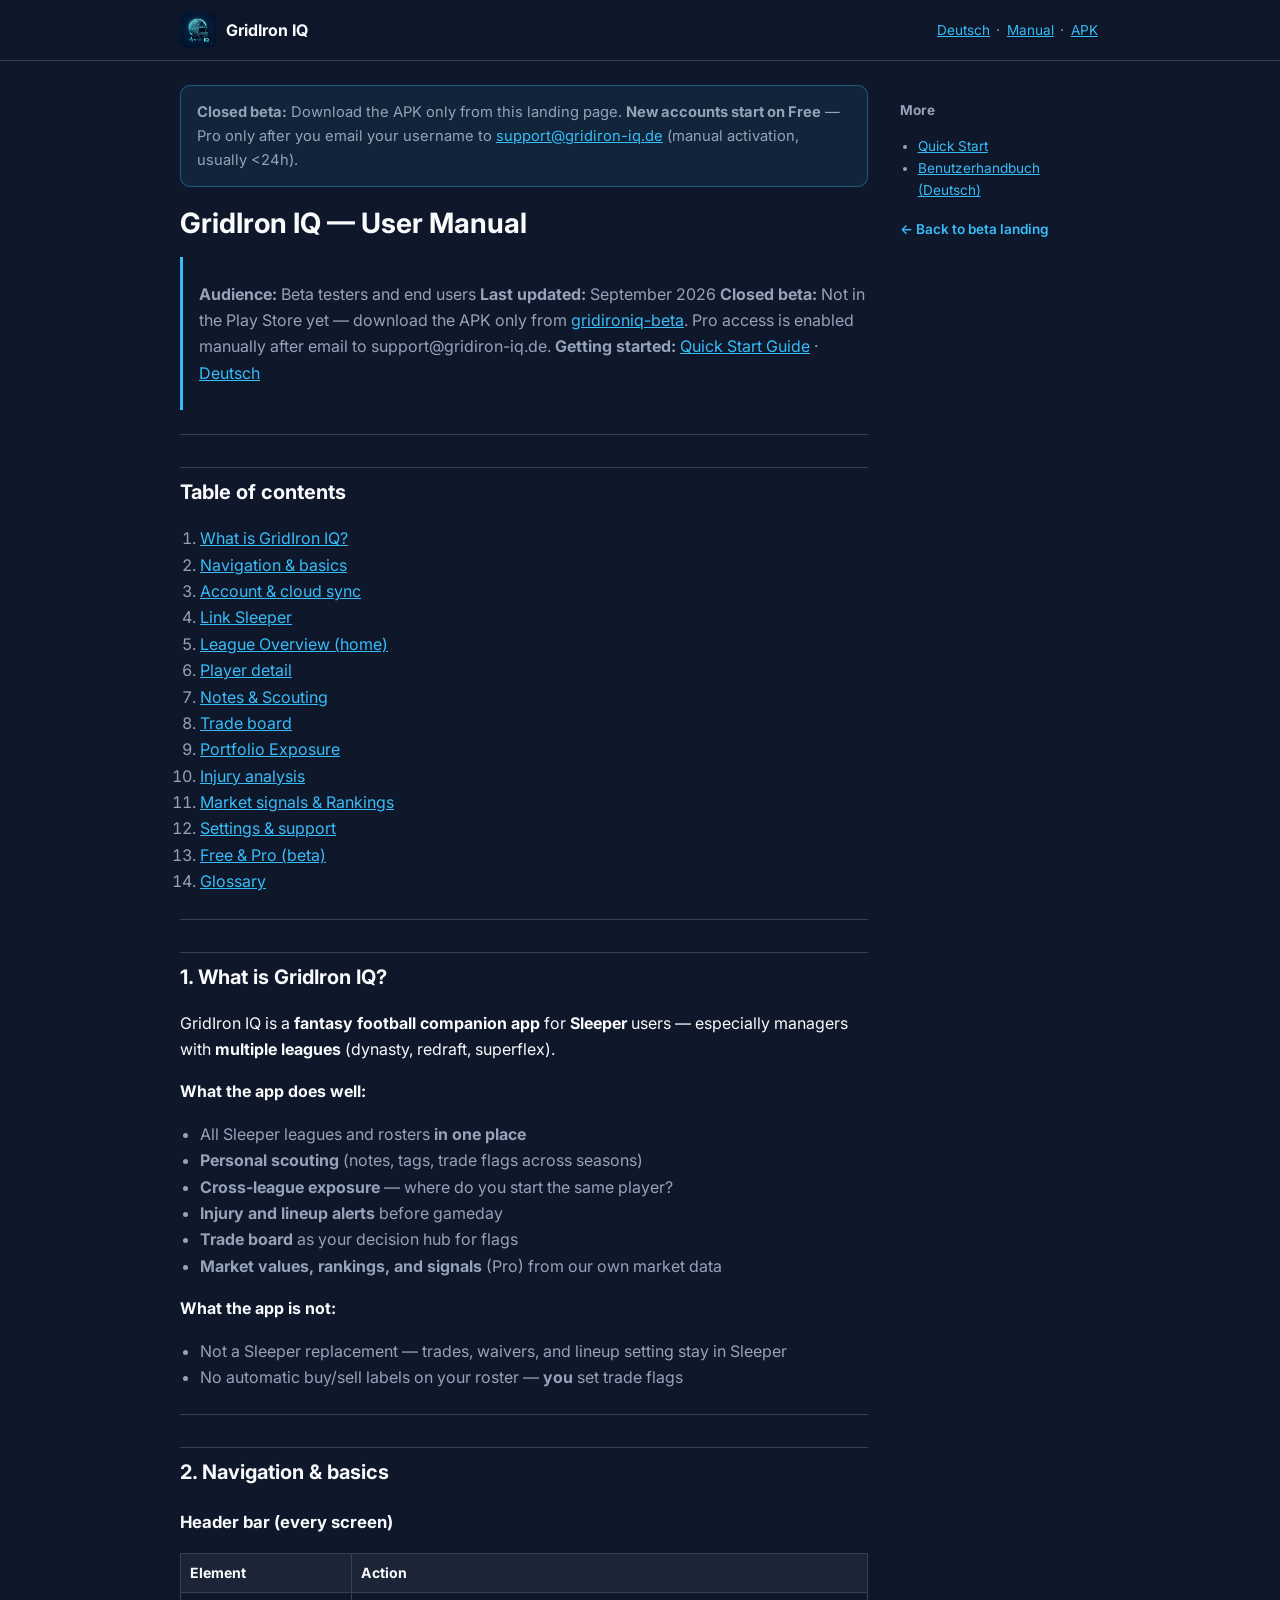
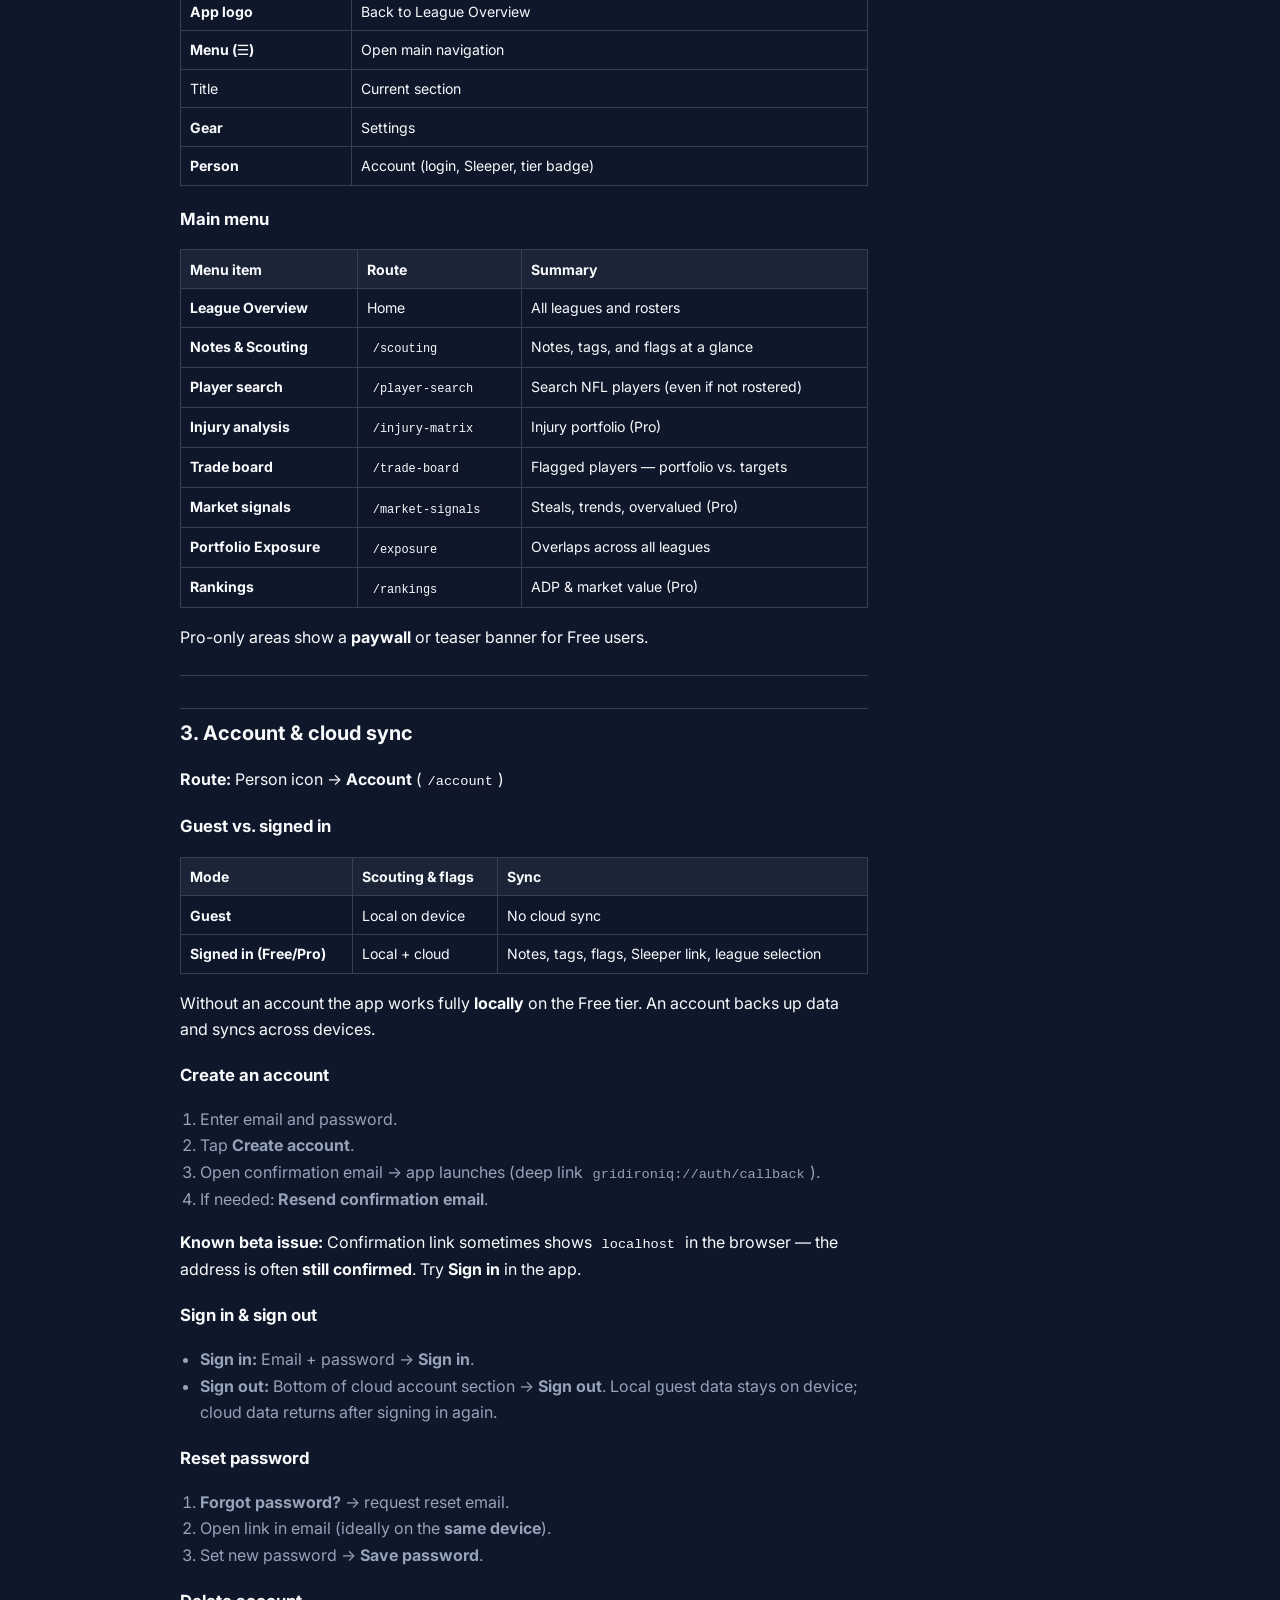
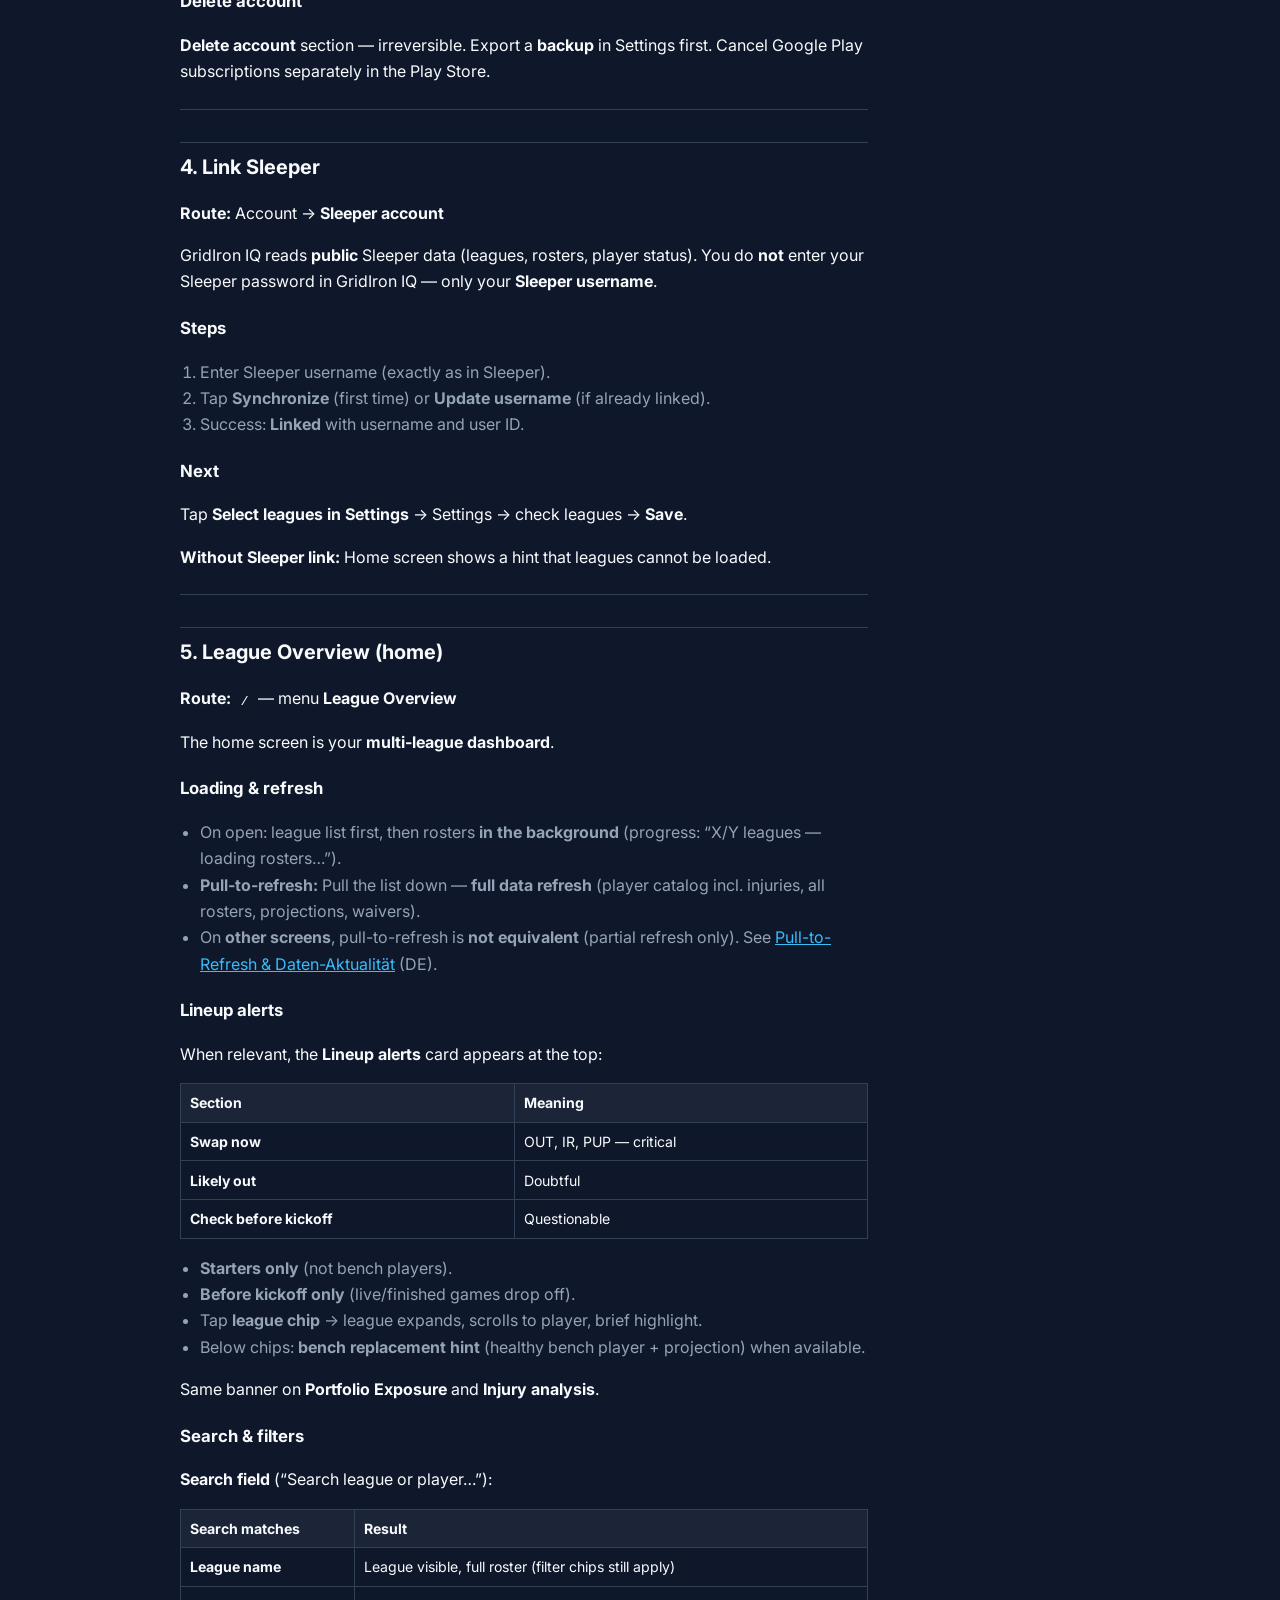
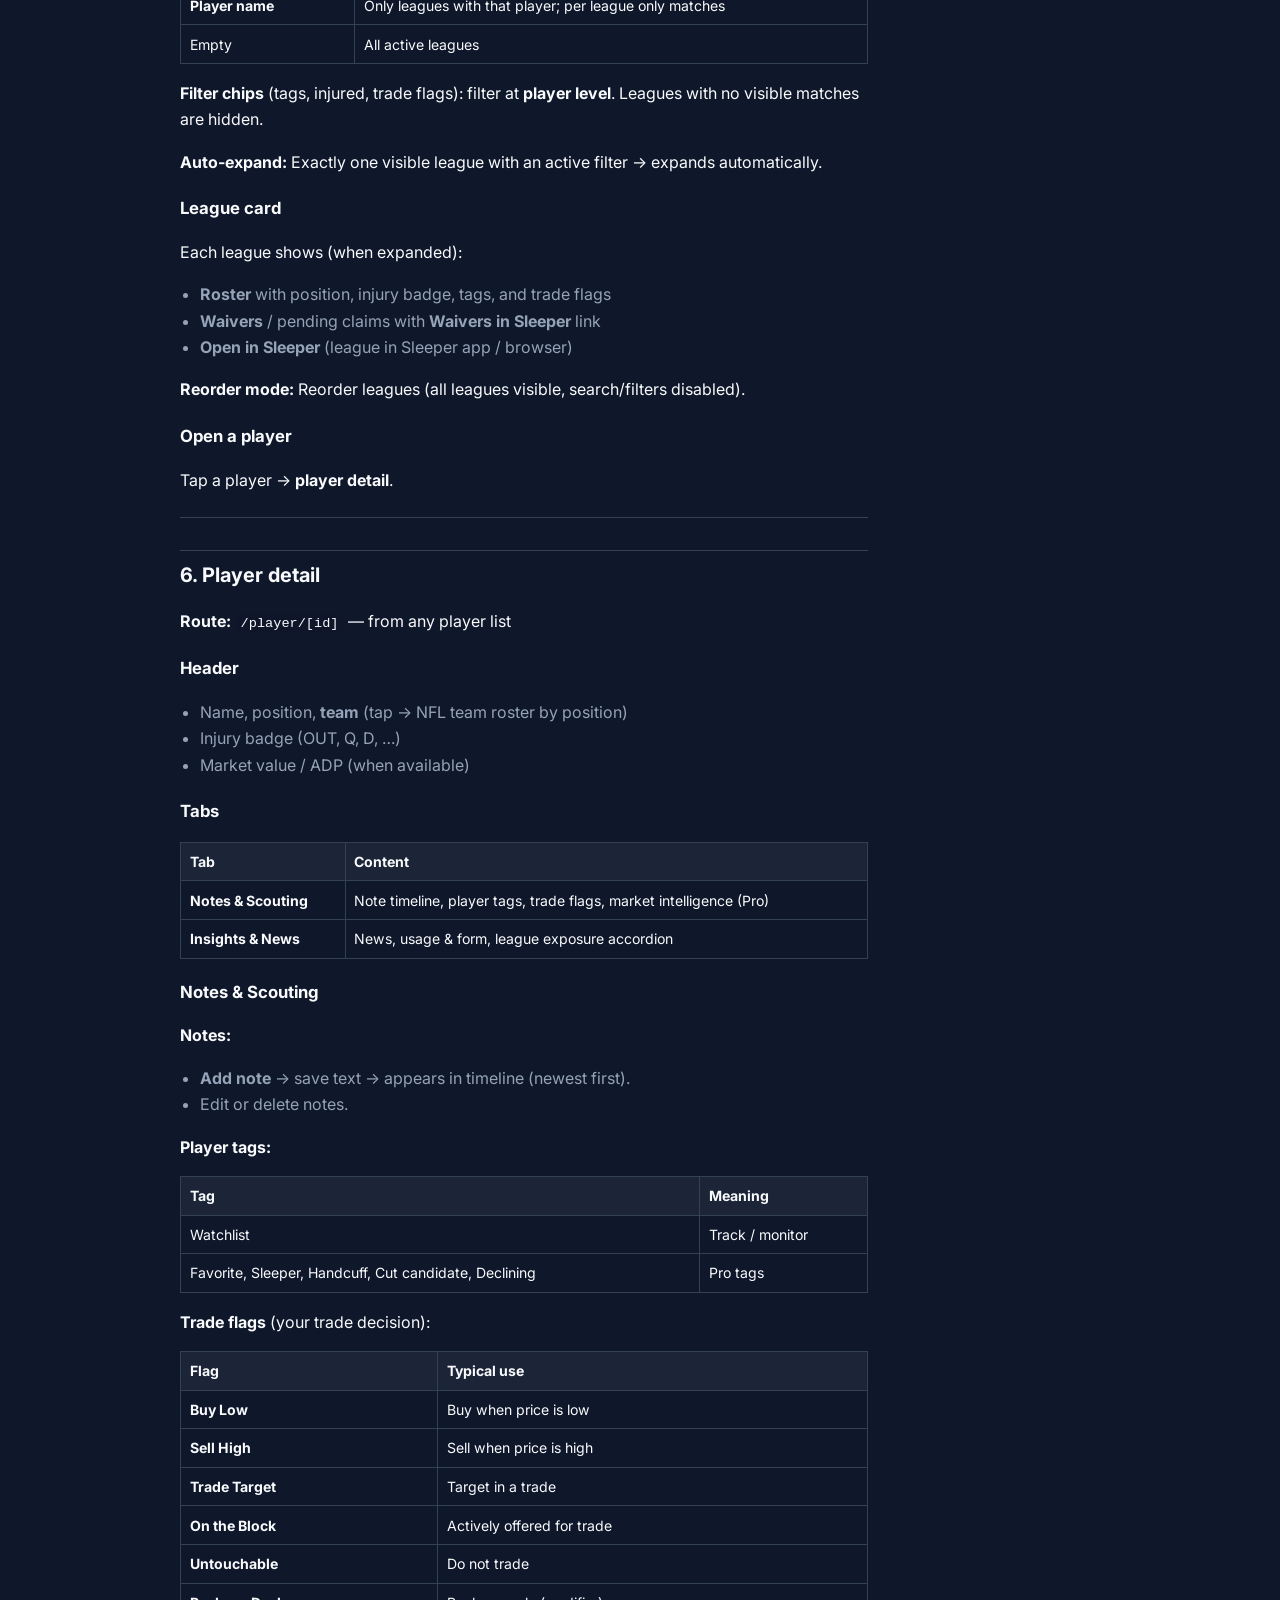
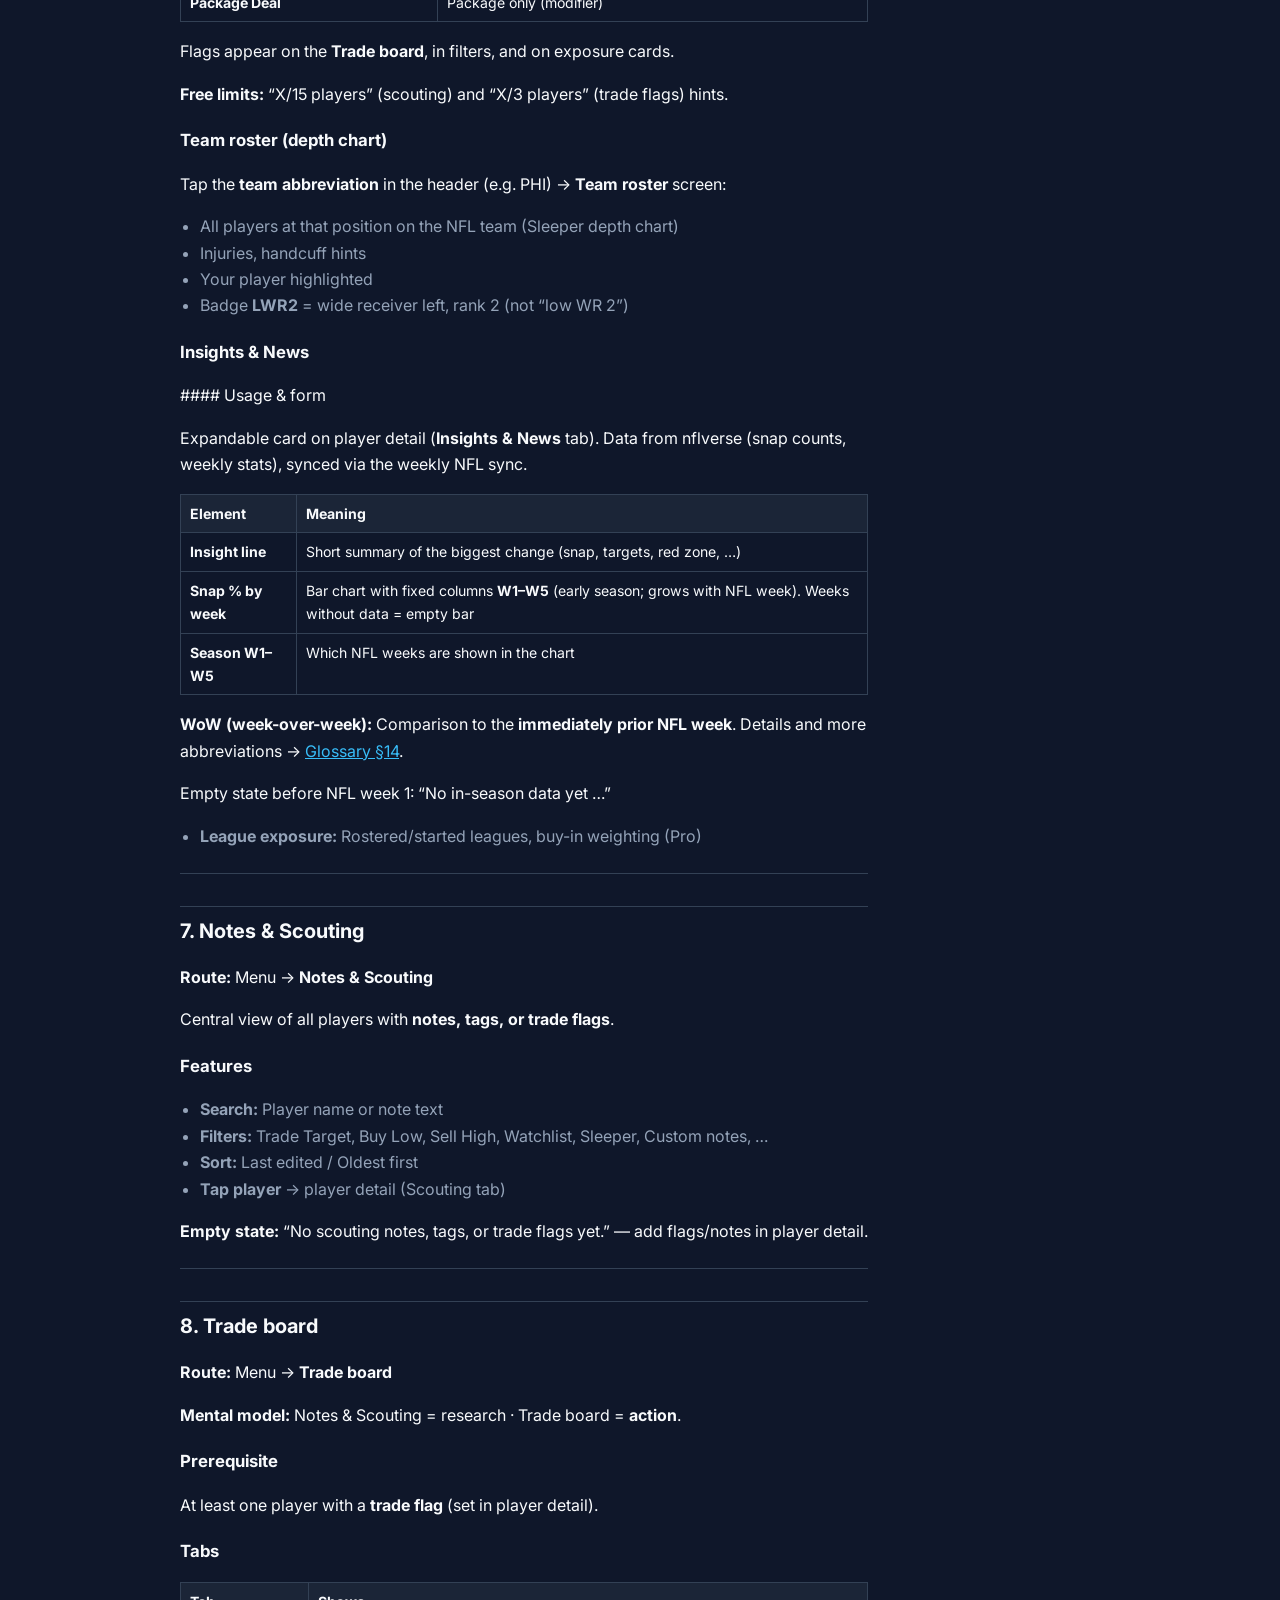
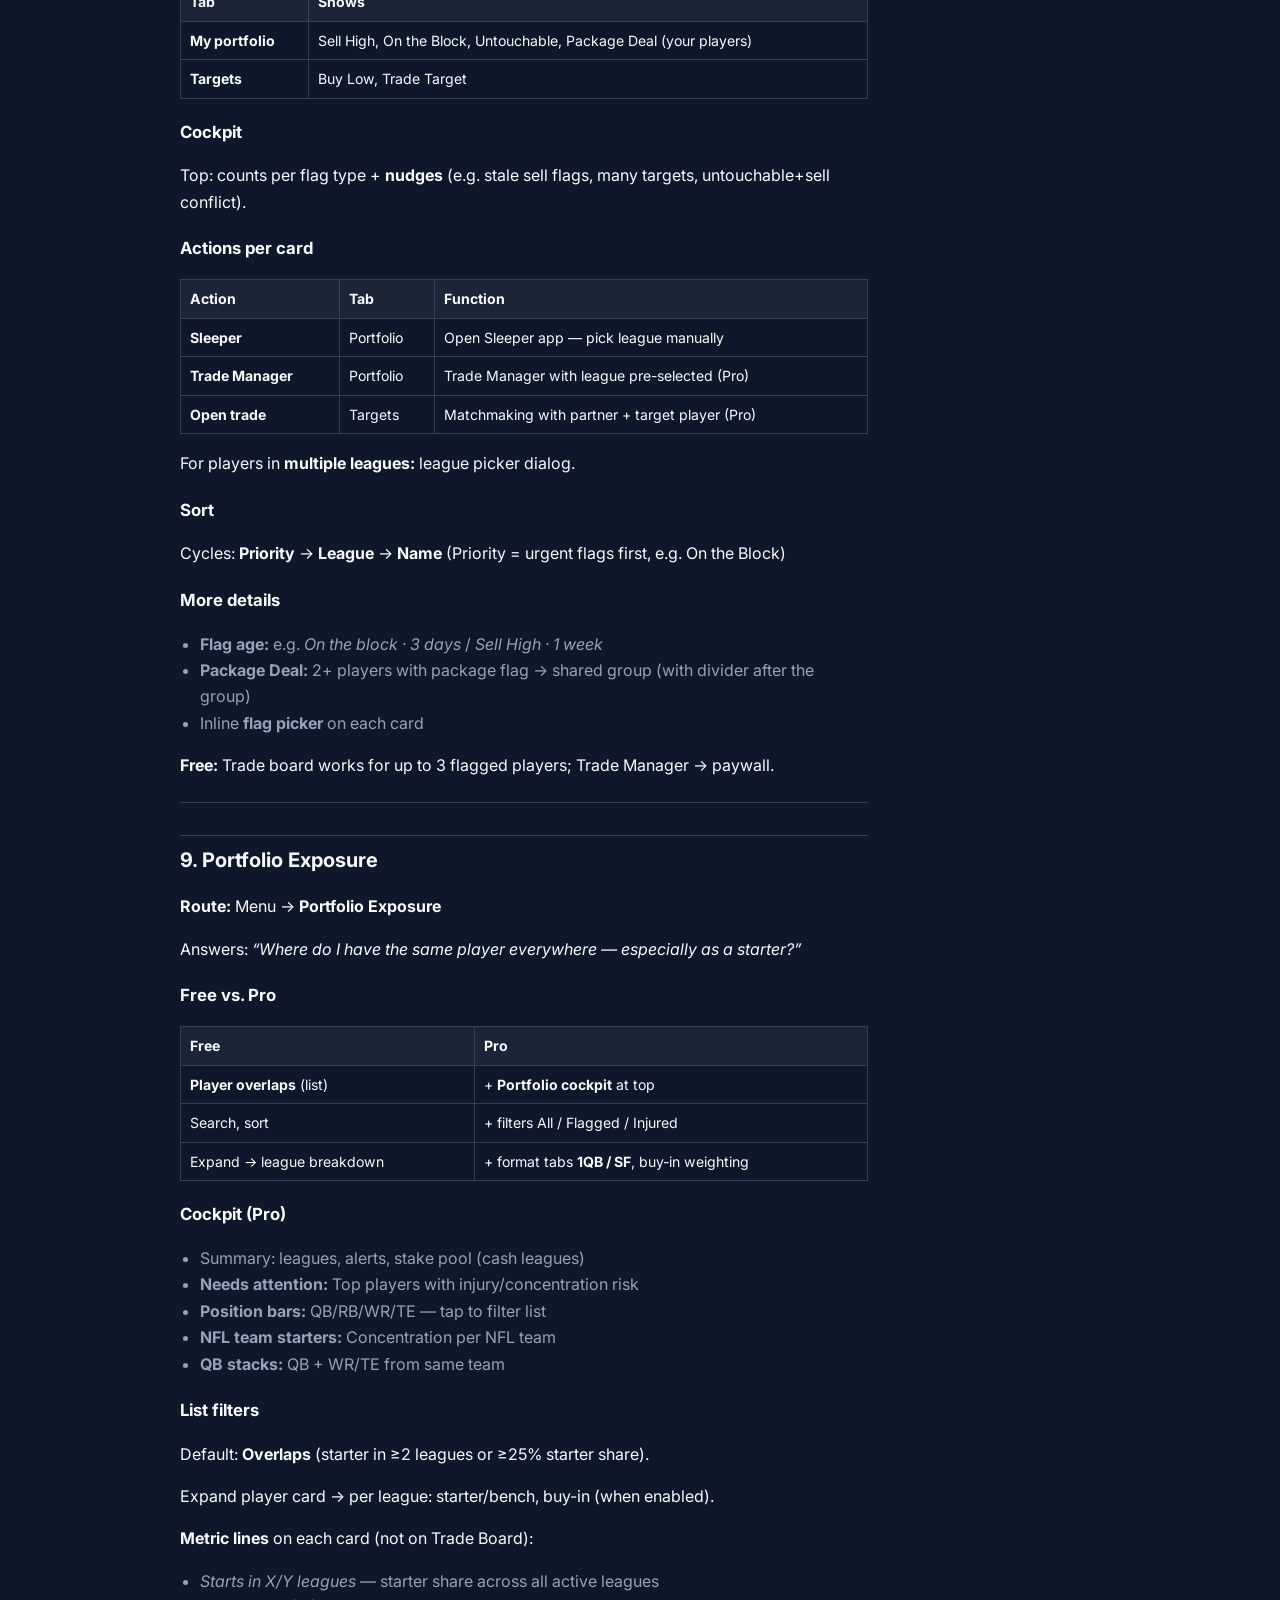
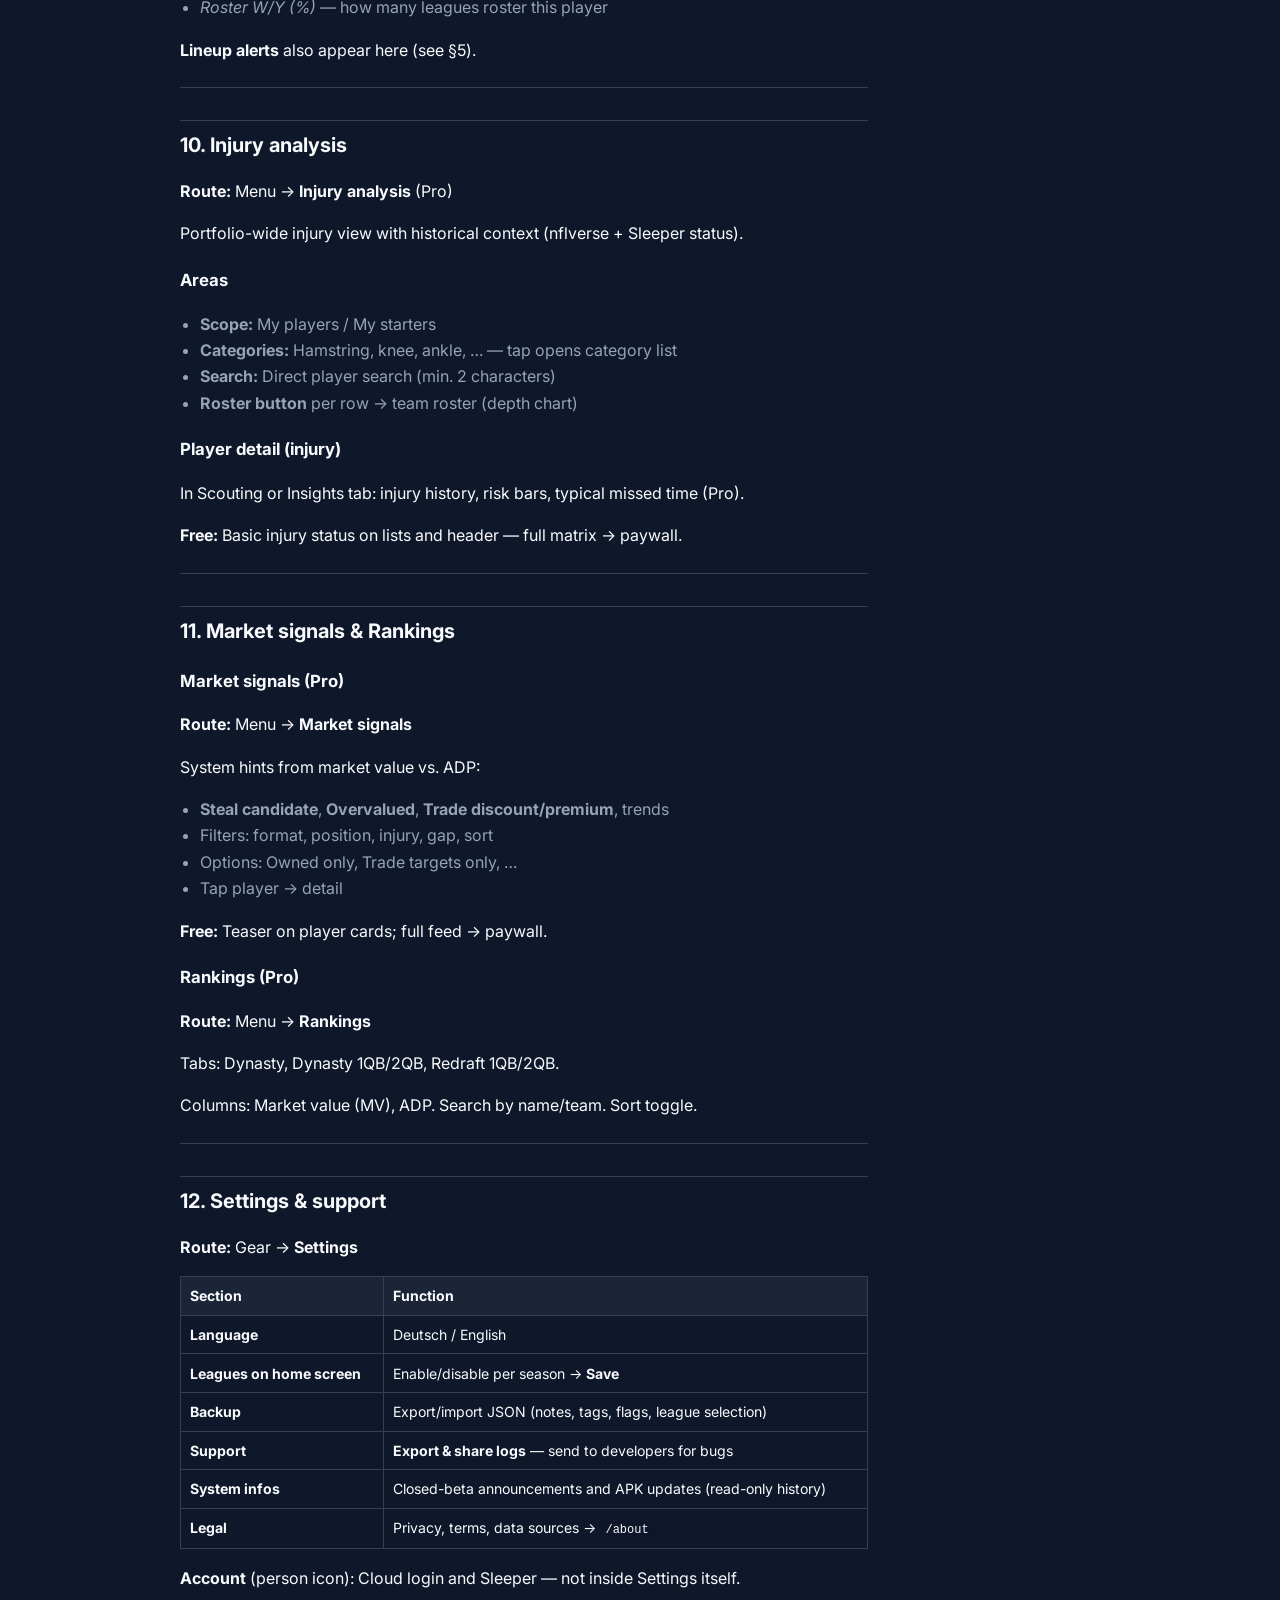
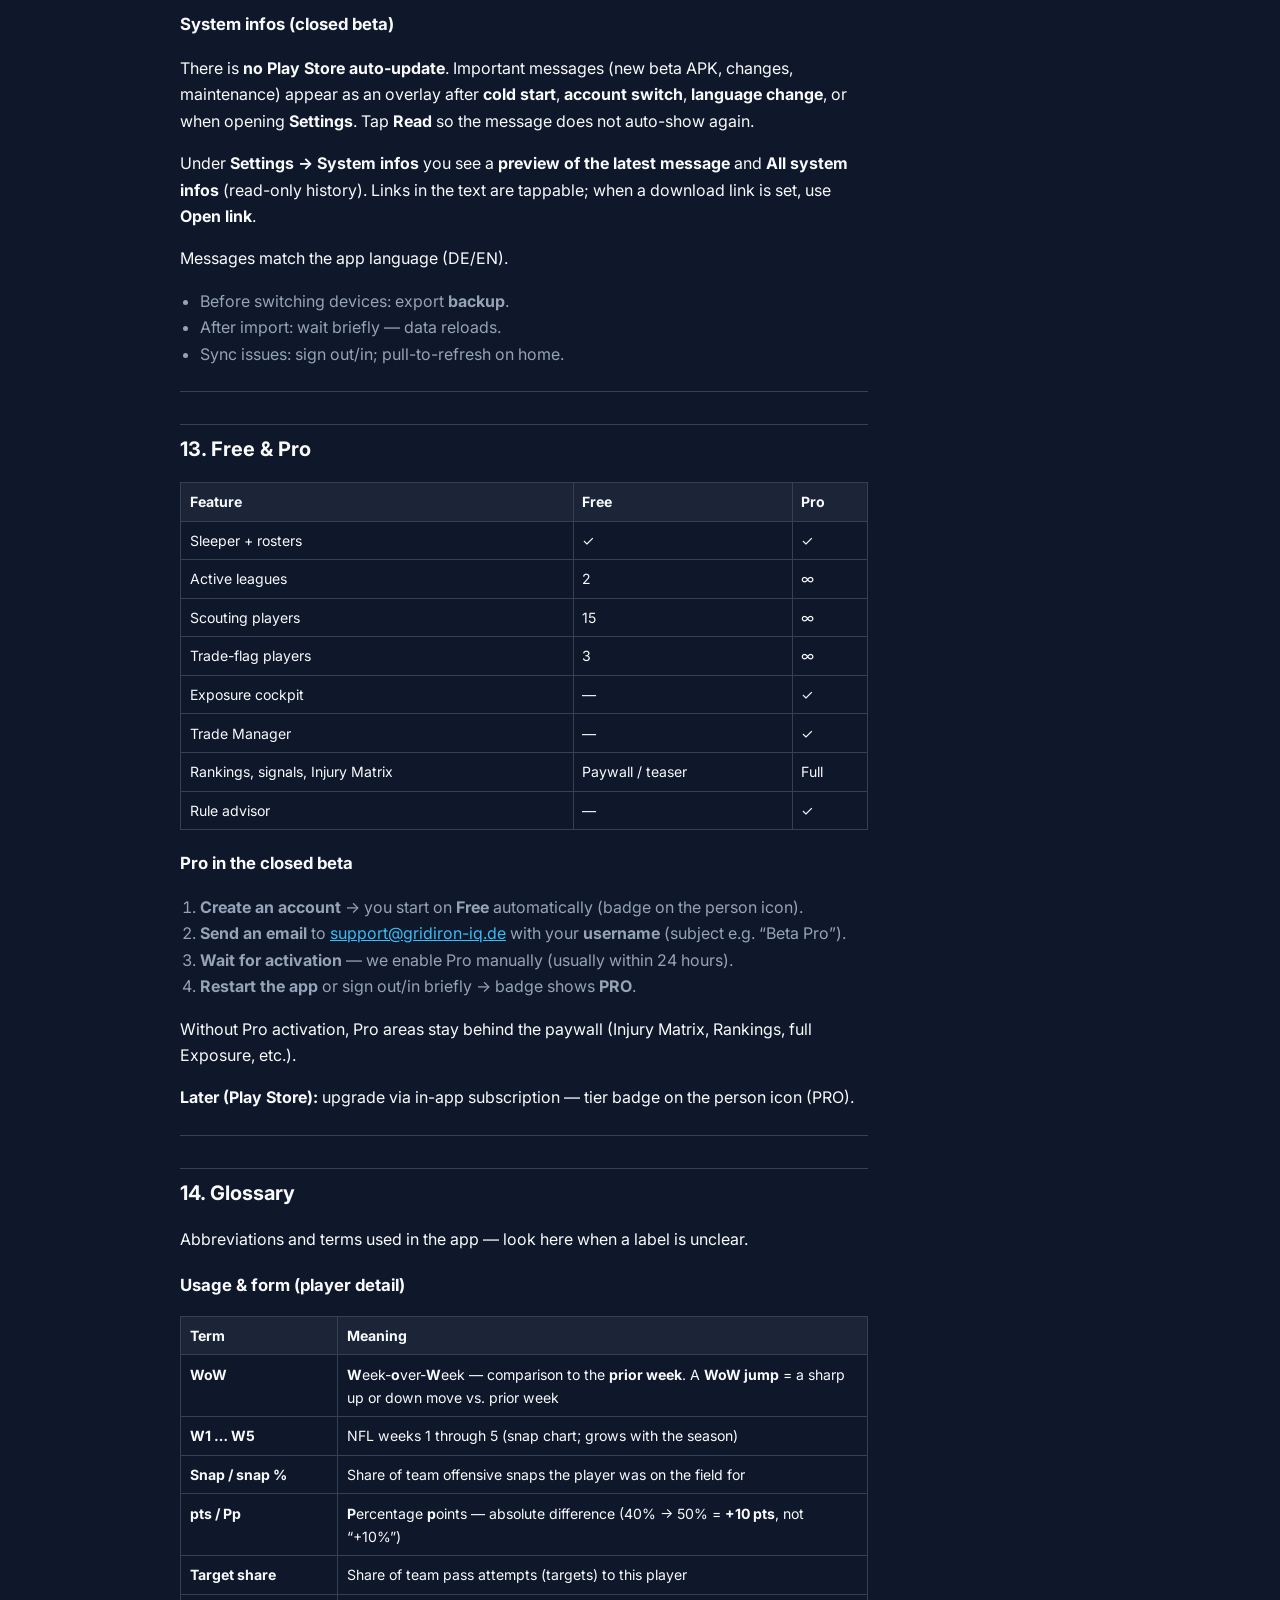
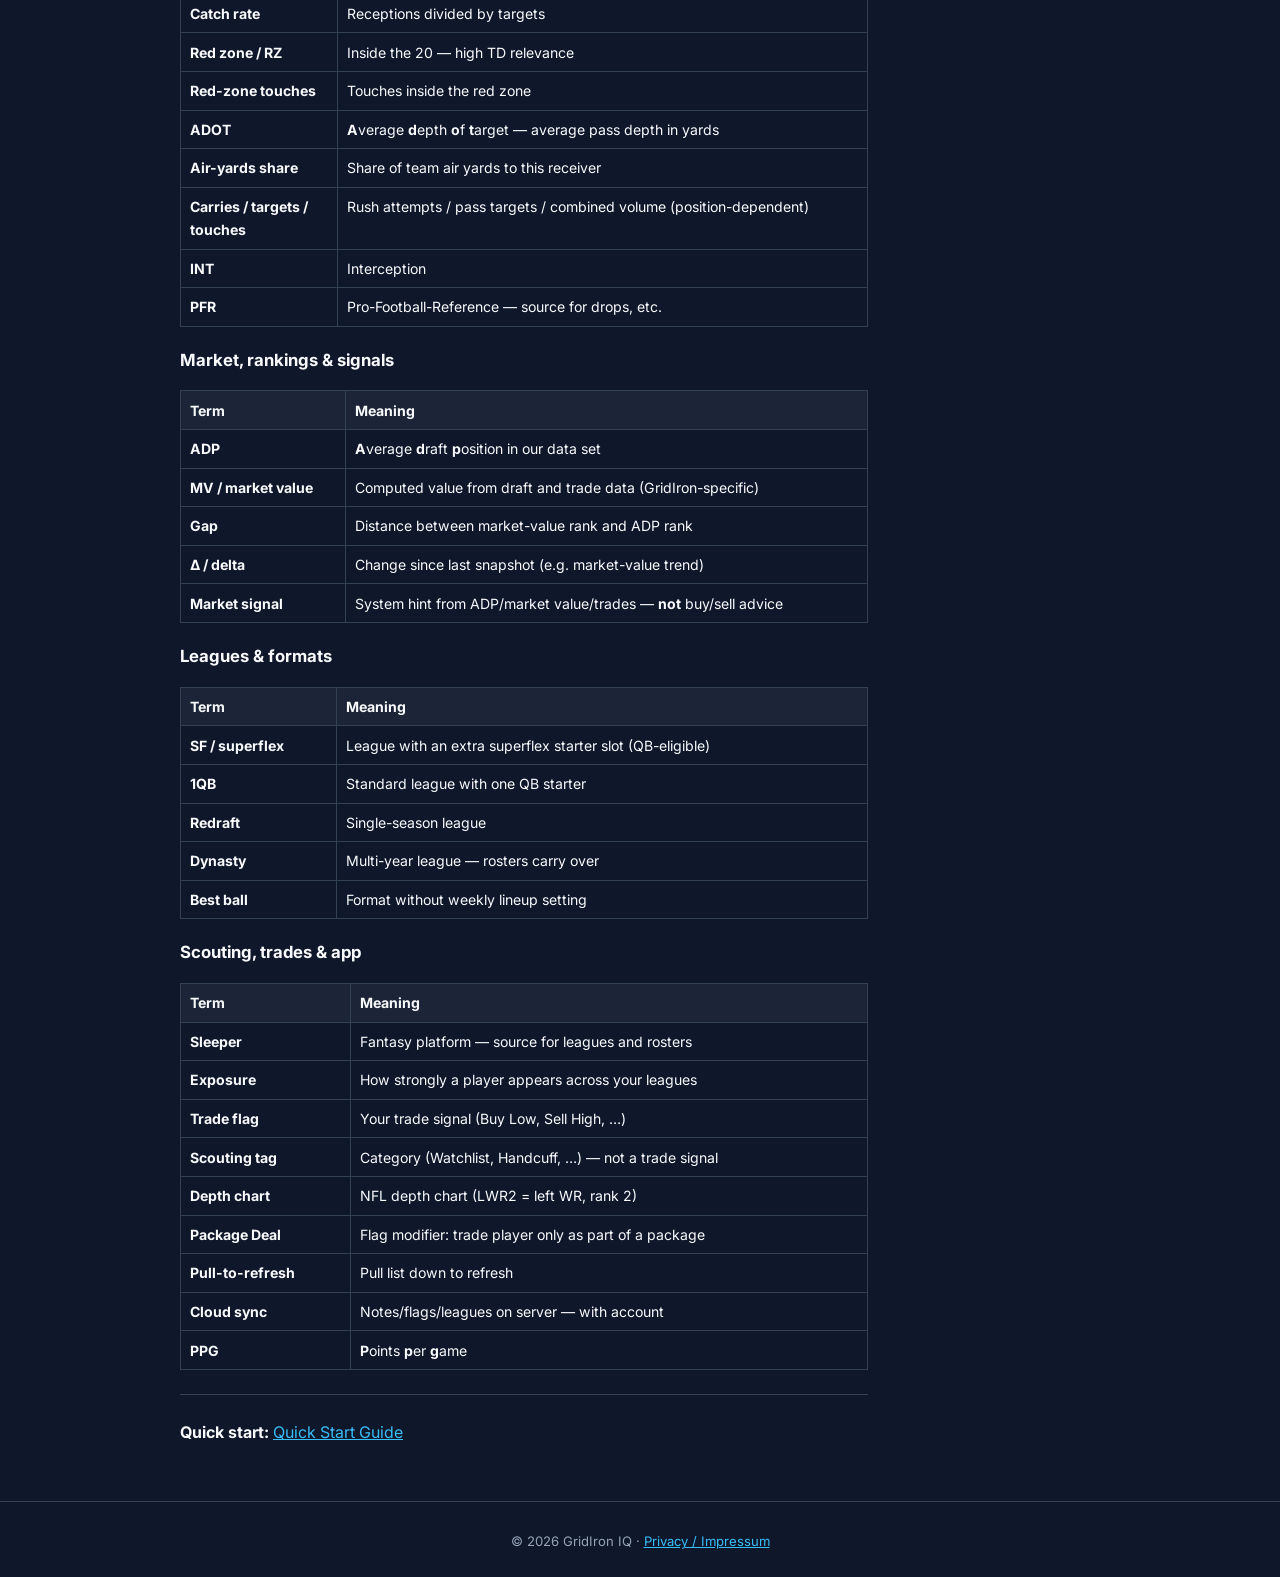
<file: guide/manual-en.html>
<!DOCTYPE html>
<html lang="en">
<head>
  <meta charset="utf-8">
  <meta name="viewport" content="width=device-width, initial-scale=1">
  <meta name="robots" content="index,follow">
  <title>GridIron IQ — User Manual</title>
  <link rel="icon" href="../assets/icon.png" type="image/png">
  <link rel="preconnect" href="https://fonts.googleapis.com">
  <link rel="preconnect" href="https://fonts.gstatic.com" crossorigin>
  <link href="https://fonts.googleapis.com/css2?family=Inter:wght@400;500;600;700&display=swap" rel="stylesheet">
  <link rel="stylesheet" href="doc.css">
</head>
<body>
  <header class="doc-header">
    <div class="doc-header-inner">
      <a class="doc-brand" href="../index.html">
        <img src="../assets/icon.png" alt="" width="36" height="36">
        <span>GridIron IQ</span>
      </a>
      <nav class="doc-nav"><a href="quickstart-de.html">Deutsch</a> · <a href="manual-en.html">Manual</a> · <a href="../index.html#download">APK</a></nav>
    </div>
  </header>
  <main class="doc-main">
    <article class="doc-article">
      <p class="doc-beta"><strong>Closed beta:</strong> Download the APK only from this landing page. <strong>New accounts start on Free</strong> — Pro only after you email your username to <a href="mailto:support@gridiron-iq.de">support@gridiron-iq.de</a> (manual activation, usually &lt;24h).</p>
      <h1 id="gridiron-iq-user-manual">GridIron IQ — User Manual</h1>
<blockquote><p><strong>Audience:</strong> Beta testers and end users   <strong>Last updated:</strong> September 2026   <strong>Closed beta:</strong> Not in the Play Store yet — download the APK only from <a href="https://nuebelm.github.io/gridironiq-beta/">gridironiq-beta</a>. Pro access is enabled manually after email to support@gridiron-iq.de.   <strong>Getting started:</strong> <a href="quickstart-en.html">Quick Start Guide</a> · <a href="manual-de.html">Deutsch</a></p></blockquote>
<hr>
<h2 id="table-of-contents">Table of contents</h2>
<ol>
<li><a href="#1-what-is-gridiron-iq">What is GridIron IQ?</a></li>
<li><a href="#2-navigation--basics">Navigation & basics</a></li>
<li><a href="#3-account--cloud-sync">Account & cloud sync</a></li>
<li><a href="#4-link-sleeper">Link Sleeper</a></li>
<li><a href="#5-league-overview-home">League Overview (home)</a></li>
<li><a href="#6-player-detail">Player detail</a></li>
<li><a href="#7-notes--scouting">Notes & Scouting</a></li>
<li><a href="#8-trade-board">Trade board</a></li>
<li><a href="#9-portfolio-exposure">Portfolio Exposure</a></li>
<li><a href="#10-injury-analysis">Injury analysis</a></li>
<li><a href="#11-market-signals--rankings">Market signals & Rankings</a></li>
<li><a href="#12-settings--support">Settings & support</a></li>
<li><a href="#13-free--pro">Free & Pro (beta)</a></li>
<li><a href="#14-glossary">Glossary</a></li>
</ol>
<hr>
<h2 id="1-what-is-gridiron-iq">1. What is GridIron IQ?</h2>
<p>GridIron IQ is a <strong>fantasy football companion app</strong> for <strong>Sleeper</strong> users — especially managers with <strong>multiple leagues</strong> (dynasty, redraft, superflex).</p>
<p><strong>What the app does well:</strong></p>
<ul>
<li>All Sleeper leagues and rosters <strong>in one place</strong></li>
<li><strong>Personal scouting</strong> (notes, tags, trade flags across seasons)</li>
<li><strong>Cross-league exposure</strong> — where do you start the same player?</li>
<li><strong>Injury and lineup alerts</strong> before gameday</li>
<li><strong>Trade board</strong> as your decision hub for flags</li>
<li><strong>Market values, rankings, and signals</strong> (Pro) from our own market data</li>
</ul>
<p><strong>What the app is not:</strong></p>
<ul>
<li>Not a Sleeper replacement — trades, waivers, and lineup setting stay in Sleeper</li>
<li>No automatic buy/sell labels on your roster — <strong>you</strong> set trade flags</li>
</ul>
<hr>
<h2 id="2-navigation--basics">2. Navigation & basics</h2>
<h3 id="header-bar-every-screen">Header bar (every screen)</h3>
<table><thead><tr><th>Element</th><th>Action</th></tr></thead><tbody><tr><td><strong>App logo</strong></td><td>Back to League Overview</td></tr><tr><td><strong>Menu (☰)</strong></td><td>Open main navigation</td></tr><tr><td>Title</td><td>Current section</td></tr><tr><td><strong>Gear</strong></td><td>Settings</td></tr><tr><td><strong>Person</strong></td><td>Account (login, Sleeper, tier badge)</td></tr></tbody></table>
<h3 id="main-menu">Main menu</h3>
<table><thead><tr><th>Menu item</th><th>Route</th><th>Summary</th></tr></thead><tbody><tr><td><strong>League Overview</strong></td><td>Home</td><td>All leagues and rosters</td></tr><tr><td><strong>Notes & Scouting</strong></td><td><code>/scouting</code></td><td>Notes, tags, and flags at a glance</td></tr><tr><td><strong>Player search</strong></td><td><code>/player-search</code></td><td>Search NFL players (even if not rostered)</td></tr><tr><td><strong>Injury analysis</strong></td><td><code>/injury-matrix</code></td><td>Injury portfolio (Pro)</td></tr><tr><td><strong>Trade board</strong></td><td><code>/trade-board</code></td><td>Flagged players — portfolio vs. targets</td></tr><tr><td><strong>Market signals</strong></td><td><code>/market-signals</code></td><td>Steals, trends, overvalued (Pro)</td></tr><tr><td><strong>Portfolio Exposure</strong></td><td><code>/exposure</code></td><td>Overlaps across all leagues</td></tr><tr><td><strong>Rankings</strong></td><td><code>/rankings</code></td><td>ADP & market value (Pro)</td></tr></tbody></table>
<p>Pro-only areas show a <strong>paywall</strong> or teaser banner for Free users.</p>
<hr>
<h2 id="3-account--cloud-sync">3. Account & cloud sync</h2>
<p><strong>Route:</strong> Person icon → <strong>Account</strong> (<code>/account</code>)</p>
<h3 id="guest-vs-signed-in">Guest vs. signed in</h3>
<table><thead><tr><th>Mode</th><th>Scouting & flags</th><th>Sync</th></tr></thead><tbody><tr><td><strong>Guest</strong></td><td>Local on device</td><td>No cloud sync</td></tr><tr><td><strong>Signed in (Free/Pro)</strong></td><td>Local + cloud</td><td>Notes, tags, flags, Sleeper link, league selection</td></tr></tbody></table>
<p>Without an account the app works fully <strong>locally</strong> on the Free tier. An account backs up data and syncs across devices.</p>
<h3 id="create-an-account">Create an account</h3>
<ol>
<li>Enter email and password.</li>
<li>Tap <strong>Create account</strong>.</li>
<li>Open confirmation email → app launches (deep link <code>gridironiq://auth/callback</code>).</li>
<li>If needed: <strong>Resend confirmation email</strong>.</li>
</ol>
<p><strong>Known beta issue:</strong> Confirmation link sometimes shows <code>localhost</code> in the browser — the address is often <strong>still confirmed</strong>. Try <strong>Sign in</strong> in the app.</p>
<h3 id="sign-in--sign-out">Sign in & sign out</h3>
<ul>
<li><strong>Sign in:</strong> Email + password → <strong>Sign in</strong>.</li>
<li><strong>Sign out:</strong> Bottom of cloud account section → <strong>Sign out</strong>. Local guest data stays on device; cloud data returns after signing in again.</li>
</ul>
<h3 id="reset-password">Reset password</h3>
<ol>
<li><strong>Forgot password?</strong> → request reset email.</li>
<li>Open link in email (ideally on the <strong>same device</strong>).</li>
<li>Set new password → <strong>Save password</strong>.</li>
</ol>
<h3 id="delete-account">Delete account</h3>
<p><strong>Delete account</strong> section — irreversible. Export a <strong>backup</strong> in Settings first. Cancel Google Play subscriptions separately in the Play Store.</p>
<hr>
<h2 id="4-link-sleeper">4. Link Sleeper</h2>
<p><strong>Route:</strong> Account → <strong>Sleeper account</strong></p>
<p>GridIron IQ reads <strong>public</strong> Sleeper data (leagues, rosters, player status). You do <strong>not</strong> enter your Sleeper password in GridIron IQ — only your <strong>Sleeper username</strong>.</p>
<h3 id="steps">Steps</h3>
<ol>
<li>Enter Sleeper username (exactly as in Sleeper).</li>
<li>Tap <strong>Synchronize</strong> (first time) or <strong>Update username</strong> (if already linked).</li>
<li>Success: <strong>Linked</strong> with username and user ID.</li>
</ol>
<h3 id="next">Next</h3>
<p>Tap <strong>Select leagues in Settings</strong> → Settings → check leagues → <strong>Save</strong>.</p>
<p><strong>Without Sleeper link:</strong> Home screen shows a hint that leagues cannot be loaded.</p>
<hr>
<h2 id="5-league-overview-home">5. League Overview (home)</h2>
<p><strong>Route:</strong> <code>/</code> — menu <strong>League Overview</strong></p>
<p>The home screen is your <strong>multi-league dashboard</strong>.</p>
<h3 id="loading--refresh">Loading & refresh</h3>
<ul>
<li>On open: league list first, then rosters <strong>in the background</strong> (progress: “X/Y leagues — loading rosters…”).</li>
<li><strong>Pull-to-refresh:</strong> Pull the list down — <strong>full data refresh</strong> (player catalog incl. injuries, all rosters, projections, waivers).</li>
<li>On <strong>other screens</strong>, pull-to-refresh is <strong>not equivalent</strong> (partial refresh only). See <a href="features/pull-to-refresh-and-data-freshness.md">Pull-to-Refresh & Daten-Aktualität</a> (DE).</li>
</ul>
<h3 id="lineup-alerts">Lineup alerts</h3>
<p>When relevant, the <strong>Lineup alerts</strong> card appears at the top:</p>
<table><thead><tr><th>Section</th><th>Meaning</th></tr></thead><tbody><tr><td><strong>Swap now</strong></td><td>OUT, IR, PUP — critical</td></tr><tr><td><strong>Likely out</strong></td><td>Doubtful</td></tr><tr><td><strong>Check before kickoff</strong></td><td>Questionable</td></tr></tbody></table>
<ul>
<li><strong>Starters only</strong> (not bench players).</li>
<li><strong>Before kickoff only</strong> (live/finished games drop off).</li>
<li>Tap <strong>league chip</strong> → league expands, scrolls to player, brief highlight.</li>
<li>Below chips: <strong>bench replacement hint</strong> (healthy bench player + projection) when available.</li>
</ul>
<p>Same banner on <strong>Portfolio Exposure</strong> and <strong>Injury analysis</strong>.</p>
<h3 id="search--filters">Search & filters</h3>
<p><strong>Search field</strong> (“Search league or player…”):</p>
<table><thead><tr><th>Search matches</th><th>Result</th></tr></thead><tbody><tr><td><strong>League name</strong></td><td>League visible, full roster (filter chips still apply)</td></tr><tr><td><strong>Player name</strong></td><td>Only leagues with that player; per league only matches</td></tr><tr><td>Empty</td><td>All active leagues</td></tr></tbody></table>
<p><strong>Filter chips</strong> (tags, injured, trade flags): filter at <strong>player level</strong>. Leagues with no visible matches are hidden.</p>
<p><strong>Auto-expand:</strong> Exactly one visible league with an active filter → expands automatically.</p>
<h3 id="league-card">League card</h3>
<p>Each league shows (when expanded):</p>
<ul>
<li><strong>Roster</strong> with position, injury badge, tags, and trade flags</li>
<li><strong>Waivers</strong> / pending claims with <strong>Waivers in Sleeper</strong> link</li>
<li><strong>Open in Sleeper</strong> (league in Sleeper app / browser)</li>
</ul>
<p><strong>Reorder mode:</strong> Reorder leagues (all leagues visible, search/filters disabled).</p>
<h3 id="open-a-player">Open a player</h3>
<p>Tap a player → <strong>player detail</strong>.</p>
<hr>
<h2 id="6-player-detail">6. Player detail</h2>
<p><strong>Route:</strong> <code>/player/[id]</code> — from any player list</p>
<h3 id="header">Header</h3>
<ul>
<li>Name, position, <strong>team</strong> (tap → NFL team roster by position)</li>
<li>Injury badge (OUT, Q, D, …)</li>
<li>Market value / ADP (when available)</li>
</ul>
<h3 id="tabs">Tabs</h3>
<table><thead><tr><th>Tab</th><th>Content</th></tr></thead><tbody><tr><td><strong>Notes & Scouting</strong></td><td>Note timeline, player tags, trade flags, market intelligence (Pro)</td></tr><tr><td><strong>Insights & News</strong></td><td>News, usage & form, league exposure accordion</td></tr></tbody></table>
<h3 id="notes--scouting">Notes & Scouting</h3>
<p><strong>Notes:</strong></p>
<ul>
<li><strong>Add note</strong> → save text → appears in timeline (newest first).</li>
<li>Edit or delete notes.</li>
</ul>
<p><strong>Player tags:</strong></p>
<table><thead><tr><th>Tag</th><th>Meaning</th></tr></thead><tbody><tr><td>Watchlist</td><td>Track / monitor</td></tr><tr><td>Favorite, Sleeper, Handcuff, Cut candidate, Declining</td><td>Pro tags</td></tr></tbody></table>
<p><strong>Trade flags</strong> (your trade decision):</p>
<table><thead><tr><th>Flag</th><th>Typical use</th></tr></thead><tbody><tr><td><strong>Buy Low</strong></td><td>Buy when price is low</td></tr><tr><td><strong>Sell High</strong></td><td>Sell when price is high</td></tr><tr><td><strong>Trade Target</strong></td><td>Target in a trade</td></tr><tr><td><strong>On the Block</strong></td><td>Actively offered for trade</td></tr><tr><td><strong>Untouchable</strong></td><td>Do not trade</td></tr><tr><td><strong>Package Deal</strong></td><td>Package only (modifier)</td></tr></tbody></table>
<p>Flags appear on the <strong>Trade board</strong>, in filters, and on exposure cards.</p>
<p><strong>Free limits:</strong> “X/15 players” (scouting) and “X/3 players” (trade flags) hints.</p>
<h3 id="team-roster-depth-chart">Team roster (depth chart)</h3>
<p>Tap the <strong>team abbreviation</strong> in the header (e.g. PHI) → <strong>Team roster</strong> screen:</p>
<ul>
<li>All players at that position on the NFL team (Sleeper depth chart)</li>
<li>Injuries, handcuff hints</li>
<li>Your player highlighted</li>
<li>Badge <strong>LWR2</strong> = wide receiver left, rank 2 (not “low WR 2”)</li>
</ul>
<h3 id="insights--news">Insights & News</h3>
<p>#### Usage & form</p>
<p>Expandable card on player detail (<strong>Insights & News</strong> tab). Data from nflverse (snap counts, weekly stats), synced via the weekly NFL sync.</p>
<table><thead><tr><th>Element</th><th>Meaning</th></tr></thead><tbody><tr><td><strong>Insight line</strong></td><td>Short summary of the biggest change (snap, targets, red zone, …)</td></tr><tr><td><strong>Snap % by week</strong></td><td>Bar chart with fixed columns <strong>W1–W5</strong> (early season; grows with NFL week). Weeks without data = empty bar</td></tr><tr><td><strong>Season W1–W5</strong></td><td>Which NFL weeks are shown in the chart</td></tr></tbody></table>
<p><strong>WoW (week-over-week):</strong> Comparison to the <strong>immediately prior NFL week</strong>. Details and more abbreviations → <a href="#14-glossary">Glossary §14</a>.</p>
<p>Empty state before NFL week 1: “No in-season data yet …”</p>
<ul>
<li><strong>League exposure:</strong> Rostered/started leagues, buy-in weighting (Pro)</li>
</ul>
<hr>
<h2 id="7-notes--scouting">7. Notes & Scouting</h2>
<p><strong>Route:</strong> Menu → <strong>Notes & Scouting</strong></p>
<p>Central view of all players with <strong>notes, tags, or trade flags</strong>.</p>
<h3 id="features">Features</h3>
<ul>
<li><strong>Search:</strong> Player name or note text</li>
<li><strong>Filters:</strong> Trade Target, Buy Low, Sell High, Watchlist, Sleeper, Custom notes, …</li>
<li><strong>Sort:</strong> Last edited / Oldest first</li>
<li><strong>Tap player</strong> → player detail (Scouting tab)</li>
</ul>
<p><strong>Empty state:</strong> “No scouting notes, tags, or trade flags yet.” — add flags/notes in player detail.</p>
<hr>
<h2 id="8-trade-board">8. Trade board</h2>
<p><strong>Route:</strong> Menu → <strong>Trade board</strong></p>
<p><strong>Mental model:</strong> Notes & Scouting = research · Trade board = <strong>action</strong>.</p>
<h3 id="prerequisite">Prerequisite</h3>
<p>At least one player with a <strong>trade flag</strong> (set in player detail).</p>
<h3 id="tabs-1">Tabs</h3>
<table><thead><tr><th>Tab</th><th>Shows</th></tr></thead><tbody><tr><td><strong>My portfolio</strong></td><td>Sell High, On the Block, Untouchable, Package Deal (your players)</td></tr><tr><td><strong>Targets</strong></td><td>Buy Low, Trade Target</td></tr></tbody></table>
<h3 id="cockpit">Cockpit</h3>
<p>Top: counts per flag type + <strong>nudges</strong> (e.g. stale sell flags, many targets, untouchable+sell conflict).</p>
<h3 id="actions-per-card">Actions per card</h3>
<table><thead><tr><th>Action</th><th>Tab</th><th>Function</th></tr></thead><tbody><tr><td><strong>Sleeper</strong></td><td>Portfolio</td><td>Open Sleeper app — pick league manually</td></tr><tr><td><strong>Trade Manager</strong></td><td>Portfolio</td><td>Trade Manager with league pre-selected (Pro)</td></tr><tr><td><strong>Open trade</strong></td><td>Targets</td><td>Matchmaking with partner + target player (Pro)</td></tr></tbody></table>
<p>For players in <strong>multiple leagues:</strong> league picker dialog.</p>
<h3 id="sort">Sort</h3>
<p>Cycles: <strong>Priority</strong> → <strong>League</strong> → <strong>Name</strong> (Priority = urgent flags first, e.g. On the Block)</p>
<h3 id="more-details">More details</h3>
<ul>
<li><strong>Flag age:</strong> e.g. <em>On the block · 3 days</em> / <em>Sell High · 1 week</em></li>
<li><strong>Package Deal:</strong> 2+ players with package flag → shared group (with divider after the group)</li>
<li>Inline <strong>flag picker</strong> on each card</li>
</ul>
<p><strong>Free:</strong> Trade board works for up to 3 flagged players; Trade Manager → paywall.</p>
<hr>
<h2 id="9-portfolio-exposure">9. Portfolio Exposure</h2>
<p><strong>Route:</strong> Menu → <strong>Portfolio Exposure</strong></p>
<p>Answers: <em>“Where do I have the same player everywhere — especially as a starter?”</em></p>
<h3 id="free-vs-pro">Free vs. Pro</h3>
<table><thead><tr><th>Free</th><th>Pro</th></tr></thead><tbody><tr><td><strong>Player overlaps</strong> (list)</td><td>+ <strong>Portfolio cockpit</strong> at top</td></tr><tr><td>Search, sort</td><td>+ filters All / Flagged / Injured</td></tr><tr><td>Expand → league breakdown</td><td>+ format tabs <strong>1QB / SF</strong>, buy-in weighting</td></tr></tbody></table>
<h3 id="cockpit-pro">Cockpit (Pro)</h3>
<ul>
<li>Summary: leagues, alerts, stake pool (cash leagues)</li>
<li><strong>Needs attention:</strong> Top players with injury/concentration risk</li>
<li><strong>Position bars:</strong> QB/RB/WR/TE — tap to filter list</li>
<li><strong>NFL team starters:</strong> Concentration per NFL team</li>
<li><strong>QB stacks:</strong> QB + WR/TE from same team</li>
</ul>
<h3 id="list-filters">List filters</h3>
<p>Default: <strong>Overlaps</strong> (starter in ≥2 leagues or ≥25% starter share).</p>
<p>Expand player card → per league: starter/bench, buy-in (when enabled).</p>
<p><strong>Metric lines</strong> on each card (not on Trade Board):</p>
<ul>
<li><em>Starts in X/Y leagues</em> — starter share across all active leagues</li>
<li><em>Roster W/Y (%)</em> — how many leagues roster this player</li>
</ul>
<p><strong>Lineup alerts</strong> also appear here (see §5).</p>
<hr>
<h2 id="10-injury-analysis">10. Injury analysis</h2>
<p><strong>Route:</strong> Menu → <strong>Injury analysis</strong> (Pro)</p>
<p>Portfolio-wide injury view with historical context (nflverse + Sleeper status).</p>
<h3 id="areas">Areas</h3>
<ul>
<li><strong>Scope:</strong> My players / My starters</li>
<li><strong>Categories:</strong> Hamstring, knee, ankle, … — tap opens category list</li>
<li><strong>Search:</strong> Direct player search (min. 2 characters)</li>
<li><strong>Roster button</strong> per row → team roster (depth chart)</li>
</ul>
<h3 id="player-detail-injury">Player detail (injury)</h3>
<p>In Scouting or Insights tab: injury history, risk bars, typical missed time (Pro).</p>
<p><strong>Free:</strong> Basic injury status on lists and header — full matrix → paywall.</p>
<hr>
<h2 id="11-market-signals--rankings">11. Market signals & Rankings</h2>
<h3 id="market-signals-pro">Market signals (Pro)</h3>
<p><strong>Route:</strong> Menu → <strong>Market signals</strong></p>
<p>System hints from market value vs. ADP:</p>
<ul>
<li><strong>Steal candidate</strong>, <strong>Overvalued</strong>, <strong>Trade discount/premium</strong>, trends</li>
<li>Filters: format, position, injury, gap, sort</li>
<li>Options: Owned only, Trade targets only, …</li>
<li>Tap player → detail</li>
</ul>
<p><strong>Free:</strong> Teaser on player cards; full feed → paywall.</p>
<h3 id="rankings-pro">Rankings (Pro)</h3>
<p><strong>Route:</strong> Menu → <strong>Rankings</strong></p>
<p>Tabs: Dynasty, Dynasty 1QB/2QB, Redraft 1QB/2QB.</p>
<p>Columns: Market value (MV), ADP. Search by name/team. Sort toggle.</p>
<hr>
<h2 id="12-settings--support">12. Settings & support</h2>
<p><strong>Route:</strong> Gear → <strong>Settings</strong></p>
<table><thead><tr><th>Section</th><th>Function</th></tr></thead><tbody><tr><td><strong>Language</strong></td><td>Deutsch / English</td></tr><tr><td><strong>Leagues on home screen</strong></td><td>Enable/disable per season → <strong>Save</strong></td></tr><tr><td><strong>Backup</strong></td><td>Export/import JSON (notes, tags, flags, league selection)</td></tr><tr><td><strong>Support</strong></td><td><strong>Export & share logs</strong> — send to developers for bugs</td></tr><tr><td><strong>System infos</strong></td><td>Closed-beta announcements and APK updates (read-only history)</td></tr><tr><td><strong>Legal</strong></td><td>Privacy, terms, data sources → <code>/about</code></td></tr></tbody></table>
<p><strong>Account</strong> (person icon): Cloud login and Sleeper — not inside Settings itself.</p>
<h3 id="system-infos-closed-beta">System infos (closed beta)</h3>
<p>There is <strong>no Play Store auto-update</strong>. Important messages (new beta APK, changes, maintenance) appear as an overlay after <strong>cold start</strong>, <strong>account switch</strong>, <strong>language change</strong>, or when opening <strong>Settings</strong>. Tap <strong>Read</strong> so the message does not auto-show again.</p>
<p>Under <strong>Settings → System infos</strong> you see a <strong>preview of the latest message</strong> and <strong>All system infos</strong> (read-only history). Links in the text are tappable; when a download link is set, use <strong>Open link</strong>.</p>
<p>Messages match the app language (DE/EN).</p>
<ul>
<li>Before switching devices: export <strong>backup</strong>.</li>
<li>After import: wait briefly — data reloads.</li>
<li>Sync issues: sign out/in; pull-to-refresh on home.</li>
</ul>
<hr>
<h2 id="13-free--pro">13. Free & Pro</h2>
<table><thead><tr><th>Feature</th><th>Free</th><th>Pro</th></tr></thead><tbody><tr><td>Sleeper + rosters</td><td>✓</td><td>✓</td></tr><tr><td>Active leagues</td><td>2</td><td>∞</td></tr><tr><td>Scouting players</td><td>15</td><td>∞</td></tr><tr><td>Trade-flag players</td><td>3</td><td>∞</td></tr><tr><td>Exposure cockpit</td><td>—</td><td>✓</td></tr><tr><td>Trade Manager</td><td>—</td><td>✓</td></tr><tr><td>Rankings, signals, Injury Matrix</td><td>Paywall / teaser</td><td>Full</td></tr><tr><td>Rule advisor</td><td>—</td><td>✓</td></tr></tbody></table>
<h3 id="pro-in-the-closed-beta">Pro in the closed beta</h3>
<ol>
<li><strong>Create an account</strong> → you start on <strong>Free</strong> automatically (badge on the person icon).</li>
<li><strong>Send an email</strong> to <a href="mailto:support@gridiron-iq.de">support@gridiron-iq.de</a> with your <strong>username</strong> (subject e.g. “Beta Pro”).</li>
<li><strong>Wait for activation</strong> — we enable Pro manually (usually within 24 hours).</li>
<li><strong>Restart the app</strong> or sign out/in briefly → badge shows <strong>PRO</strong>.</li>
</ol>
<p>Without Pro activation, Pro areas stay behind the paywall (Injury Matrix, Rankings, full Exposure, etc.).</p>
<p><strong>Later (Play Store):</strong> upgrade via in-app subscription — tier badge on the person icon (PRO).</p>
<hr>
<h2 id="14-glossary">14. Glossary</h2>
<p>Abbreviations and terms used in the app — look here when a label is unclear.</p>
<h3 id="usage--form-player-detail">Usage & form (player detail)</h3>
<table><thead><tr><th>Term</th><th>Meaning</th></tr></thead><tbody><tr><td><strong>WoW</strong></td><td><strong>W</strong>eek-<strong>o</strong>ver-<strong>W</strong>eek — comparison to the <strong>prior week</strong>. A <strong>WoW jump</strong> = a sharp up or down move vs. prior week</td></tr><tr><td><strong>W1 … W5</strong></td><td>NFL weeks 1 through 5 (snap chart; grows with the season)</td></tr><tr><td><strong>Snap / snap %</strong></td><td>Share of team offensive snaps the player was on the field for</td></tr><tr><td><strong>pts / Pp</strong></td><td><strong>P</strong>ercentage <strong>p</strong>oints — absolute difference (40% → 50% = <strong>+10 pts</strong>, not “+10%”)</td></tr><tr><td><strong>Target share</strong></td><td>Share of team pass attempts (targets) to this player</td></tr><tr><td><strong>Catch rate</strong></td><td>Receptions divided by targets</td></tr><tr><td><strong>Red zone / RZ</strong></td><td>Inside the 20 — high TD relevance</td></tr><tr><td><strong>Red-zone touches</strong></td><td>Touches inside the red zone</td></tr><tr><td><strong>ADOT</strong></td><td><strong>A</strong>verage <strong>d</strong>epth <strong>o</strong>f <strong>t</strong>arget — average pass depth in yards</td></tr><tr><td><strong>Air-yards share</strong></td><td>Share of team air yards to this receiver</td></tr><tr><td><strong>Carries / targets / touches</strong></td><td>Rush attempts / pass targets / combined volume (position-dependent)</td></tr><tr><td><strong>INT</strong></td><td>Interception</td></tr><tr><td><strong>PFR</strong></td><td>Pro-Football-Reference — source for drops, etc.</td></tr></tbody></table>
<h3 id="market-rankings--signals">Market, rankings & signals</h3>
<table><thead><tr><th>Term</th><th>Meaning</th></tr></thead><tbody><tr><td><strong>ADP</strong></td><td><strong>A</strong>verage <strong>d</strong>raft <strong>p</strong>osition in our data set</td></tr><tr><td><strong>MV / market value</strong></td><td>Computed value from draft and trade data (GridIron-specific)</td></tr><tr><td><strong>Gap</strong></td><td>Distance between market-value rank and ADP rank</td></tr><tr><td><strong>Δ / delta</strong></td><td>Change since last snapshot (e.g. market-value trend)</td></tr><tr><td><strong>Market signal</strong></td><td>System hint from ADP/market value/trades — <strong>not</strong> buy/sell advice</td></tr></tbody></table>
<h3 id="leagues--formats">Leagues & formats</h3>
<table><thead><tr><th>Term</th><th>Meaning</th></tr></thead><tbody><tr><td><strong>SF / superflex</strong></td><td>League with an extra superflex starter slot (QB-eligible)</td></tr><tr><td><strong>1QB</strong></td><td>Standard league with one QB starter</td></tr><tr><td><strong>Redraft</strong></td><td>Single-season league</td></tr><tr><td><strong>Dynasty</strong></td><td>Multi-year league — rosters carry over</td></tr><tr><td><strong>Best ball</strong></td><td>Format without weekly lineup setting</td></tr></tbody></table>
<h3 id="scouting-trades--app">Scouting, trades & app</h3>
<table><thead><tr><th>Term</th><th>Meaning</th></tr></thead><tbody><tr><td><strong>Sleeper</strong></td><td>Fantasy platform — source for leagues and rosters</td></tr><tr><td><strong>Exposure</strong></td><td>How strongly a player appears across your leagues</td></tr><tr><td><strong>Trade flag</strong></td><td>Your trade signal (Buy Low, Sell High, …)</td></tr><tr><td><strong>Scouting tag</strong></td><td>Category (Watchlist, Handcuff, …) — not a trade signal</td></tr><tr><td><strong>Depth chart</strong></td><td>NFL depth chart (LWR2 = left WR, rank 2)</td></tr><tr><td><strong>Package Deal</strong></td><td>Flag modifier: trade player only as part of a package</td></tr><tr><td><strong>Pull-to-refresh</strong></td><td>Pull list down to refresh</td></tr><tr><td><strong>Cloud sync</strong></td><td>Notes/flags/leagues on server — with account</td></tr><tr><td><strong>PPG</strong></td><td><strong>P</strong>oints <strong>p</strong>er <strong>g</strong>ame</td></tr></tbody></table>
<hr>
<p><strong>Quick start:</strong> <a href="quickstart-en.html">Quick Start Guide</a></p>
    </article>
    <aside class="doc-aside">
      <p><strong>More</strong></p>
      <ul><li><a href="quickstart-en.html">Quick Start</a></li><li><a href="manual-de.html">Benutzerhandbuch (Deutsch)</a></li></ul>
      <p><a class="doc-back" href="../index.html">← Back to beta landing</a></p>
    </aside>
  </main>
  <footer class="doc-footer">
    <p>© 2026 GridIron IQ · <a href="https://nuebelm.github.io/gridironiq-privacy/">Privacy / Impressum</a></p>
  </footer>
</body>
</html>
</file>
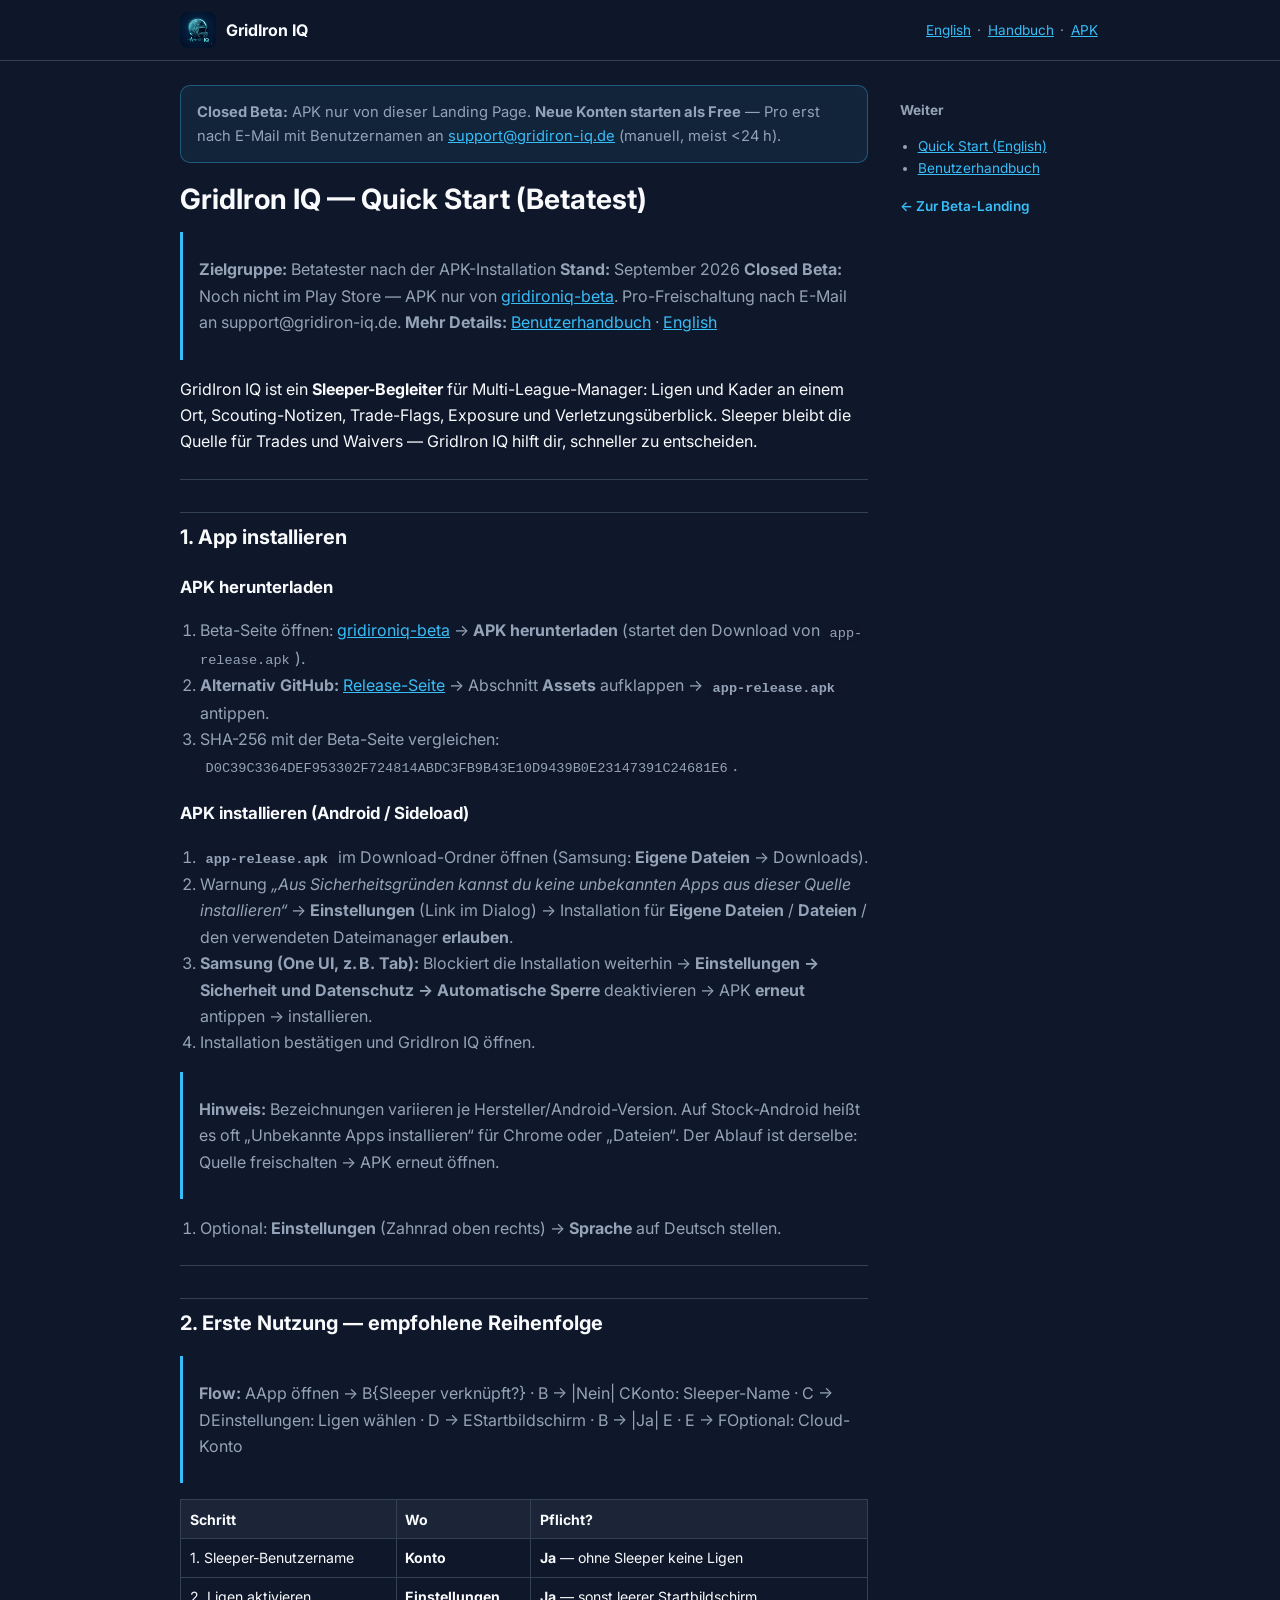
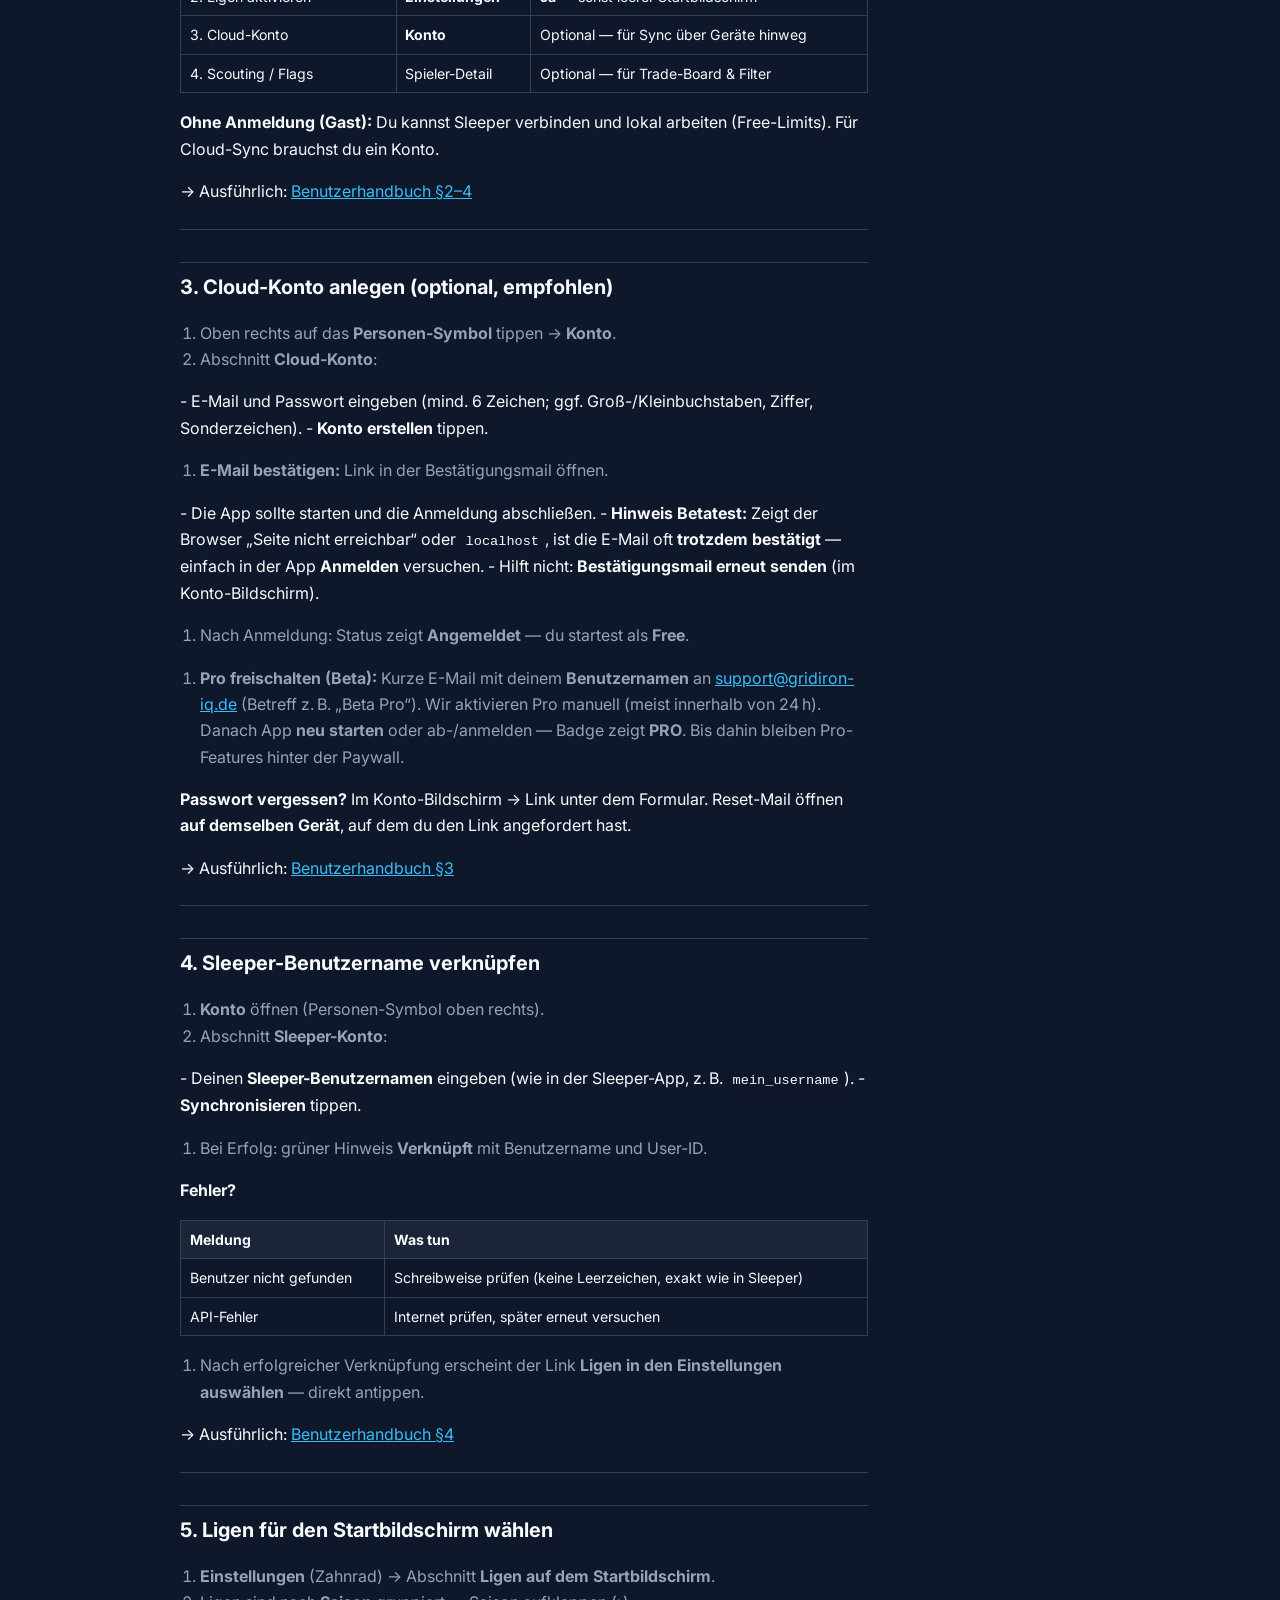
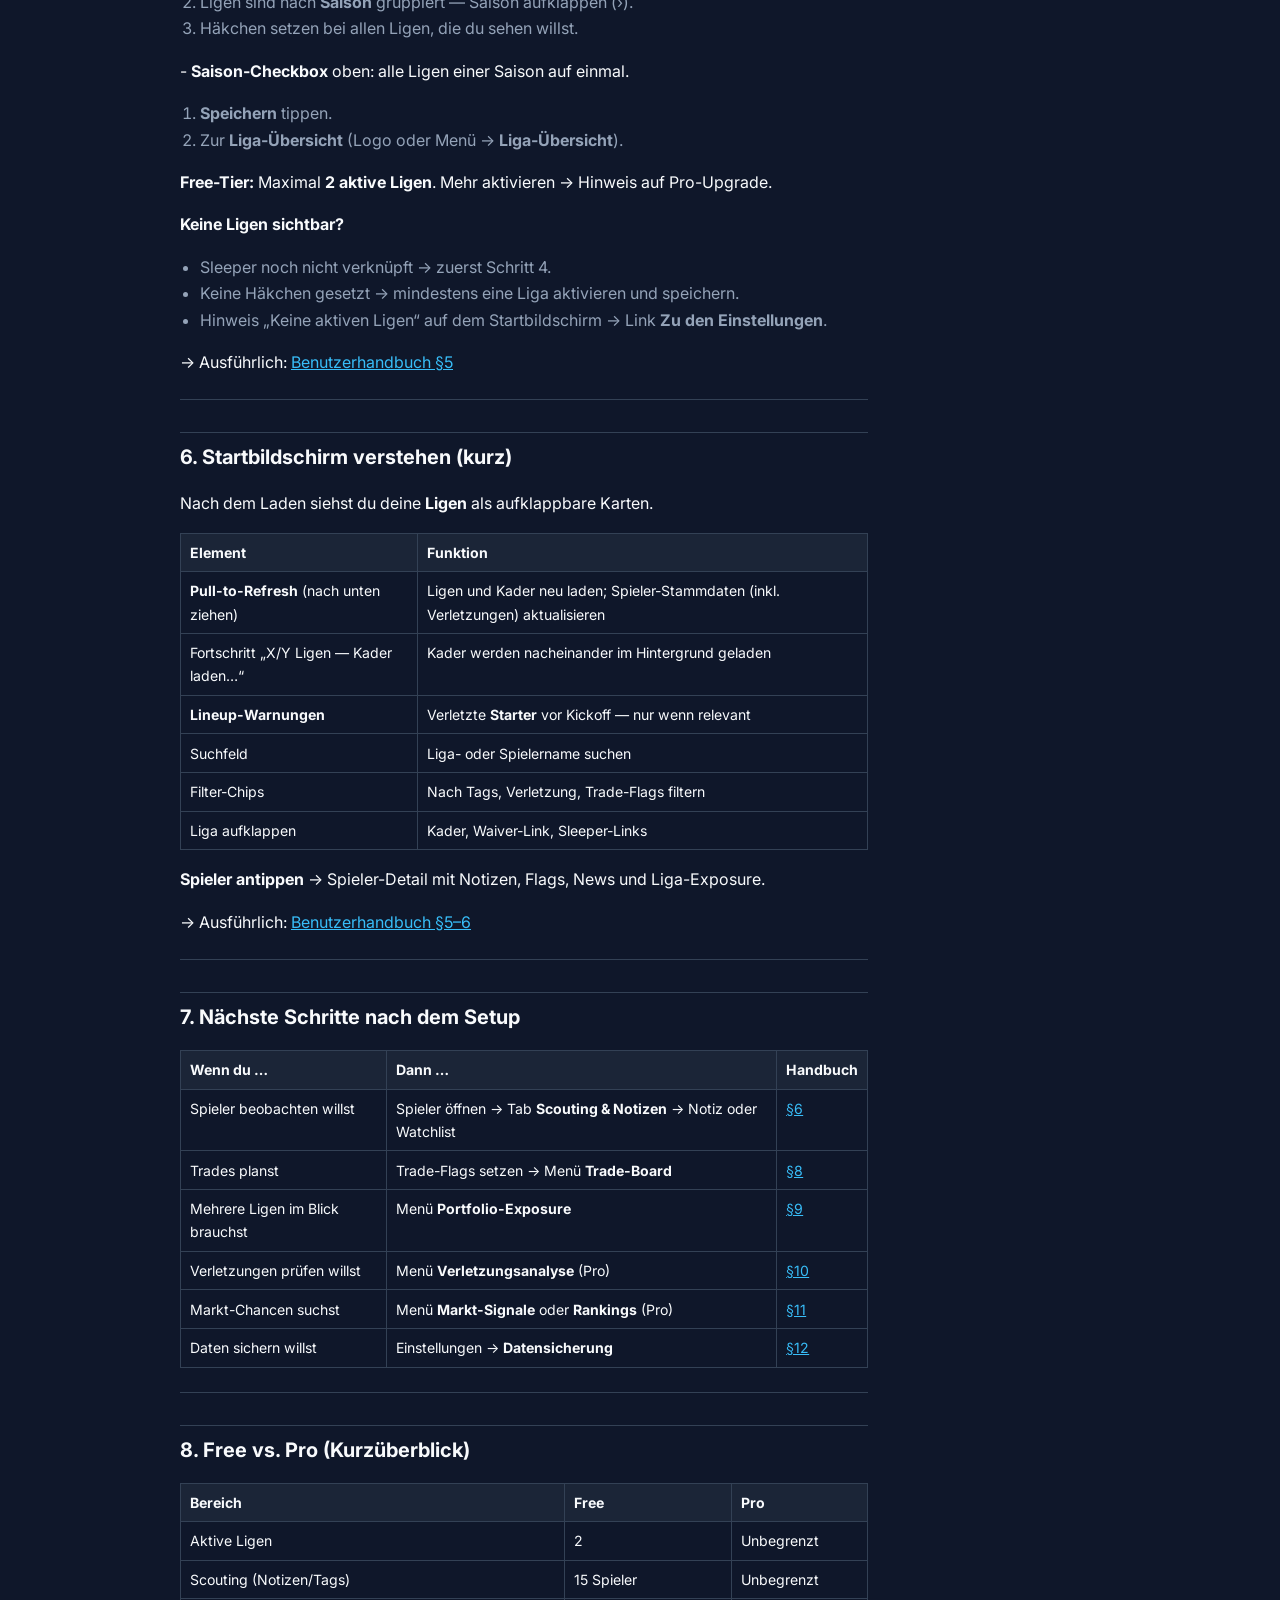
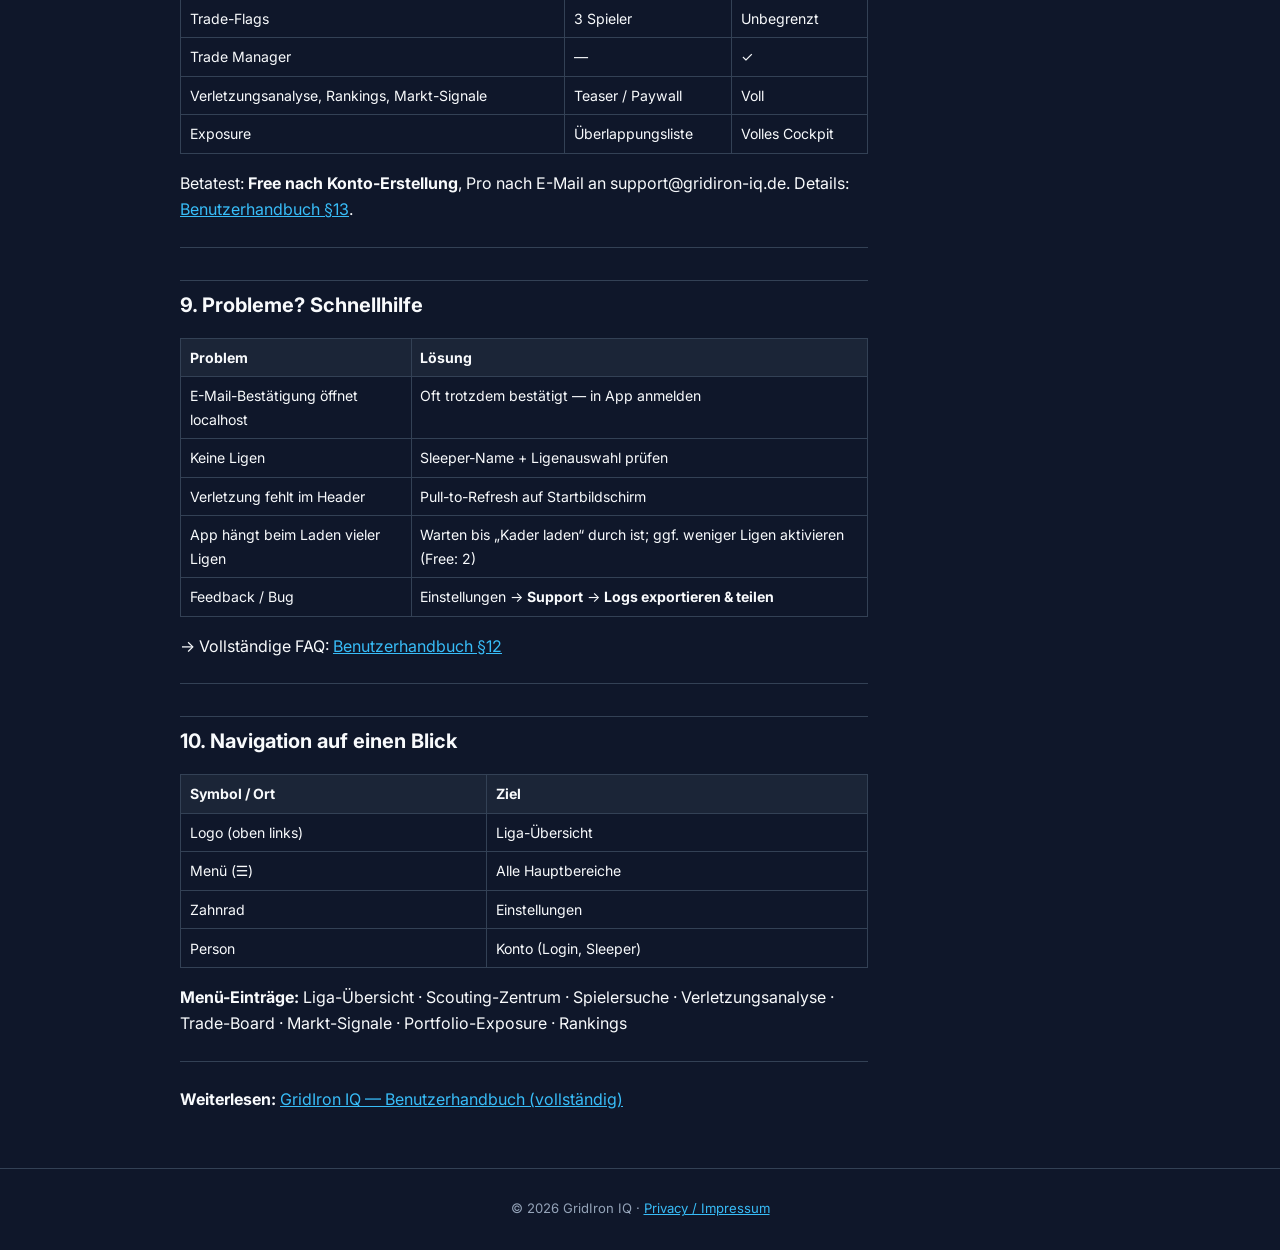
<file: guide/quickstart-de.html>
<!DOCTYPE html>
<html lang="de">
<head>
  <meta charset="utf-8">
  <meta name="viewport" content="width=device-width, initial-scale=1">
  <meta name="robots" content="index,follow">
  <title>GridIron IQ — Quick Start</title>
  <link rel="icon" href="../assets/icon.png" type="image/png">
  <link rel="preconnect" href="https://fonts.googleapis.com">
  <link rel="preconnect" href="https://fonts.gstatic.com" crossorigin>
  <link href="https://fonts.googleapis.com/css2?family=Inter:wght@400;500;600;700&display=swap" rel="stylesheet">
  <link rel="stylesheet" href="doc.css">
</head>
<body>
  <header class="doc-header">
    <div class="doc-header-inner">
      <a class="doc-brand" href="../index.html">
        <img src="../assets/icon.png" alt="" width="36" height="36">
        <span>GridIron IQ</span>
      </a>
      <nav class="doc-nav"><a href="quickstart-en.html">English</a> · <a href="manual-de.html">Handbuch</a> · <a href="../index.html#download">APK</a></nav>
    </div>
  </header>
  <main class="doc-main">
    <article class="doc-article">
      <p class="doc-beta"><strong>Closed Beta:</strong> APK nur von dieser Landing Page. <strong>Neue Konten starten als Free</strong> — Pro erst nach E-Mail mit Benutzernamen an <a href="mailto:support@gridiron-iq.de">support@gridiron-iq.de</a> (manuell, meist &lt;24 h).</p>
      <h1 id="gridiron-iq-quick-start-betatest">GridIron IQ — Quick Start (Betatest)</h1>
<blockquote><p><strong>Zielgruppe:</strong> Betatester nach der APK-Installation   <strong>Stand:</strong> September 2026   <strong>Closed Beta:</strong> Noch nicht im Play Store — APK nur von <a href="https://nuebelm.github.io/gridironiq-beta/">gridironiq-beta</a>. Pro-Freischaltung nach E-Mail an support@gridiron-iq.de.   <strong>Mehr Details:</strong> <a href="manual-de.html">Benutzerhandbuch</a> · <a href="quickstart-en.html">English</a></p></blockquote>
<p>GridIron IQ ist ein <strong>Sleeper-Begleiter</strong> für Multi-League-Manager: Ligen und Kader an einem Ort, Scouting-Notizen, Trade-Flags, Exposure und Verletzungsüberblick. Sleeper bleibt die Quelle für Trades und Waivers — GridIron IQ hilft dir, schneller zu entscheiden.</p>
<hr>
<h2 id="1-app-installieren">1. App installieren</h2>
<h3 id="apk-herunterladen">APK herunterladen</h3>
<ol>
<li>Beta-Seite öffnen: <a href="https://nuebelm.github.io/gridironiq-beta/">gridironiq-beta</a> → <strong>APK herunterladen</strong> (startet den Download von <code>app-release.apk</code>).</li>
<li><strong>Alternativ GitHub:</strong> <a href="https://github.com/nuebelm/gridironiq-beta/releases/latest">Release-Seite</a> → Abschnitt <strong>Assets</strong> aufklappen → <strong><code>app-release.apk</code></strong> antippen.</li>
<li>SHA-256 mit der Beta-Seite vergleichen: <code>D0C39C3364DEF953302F724814ABDC3FB9B43E10D9439B0E23147391C24681E6</code>.</li>
</ol>
<h3 id="apk-installieren-android-sideload">APK installieren (Android / Sideload)</h3>
<ol>
<li><strong><code>app-release.apk</code></strong> im Download-Ordner öffnen (Samsung: <strong>Eigene Dateien</strong> → Downloads).</li>
<li>Warnung <em>„Aus Sicherheitsgründen kannst du keine unbekannten Apps aus dieser Quelle installieren“</em> → <strong>Einstellungen</strong> (Link im Dialog) → Installation für <strong>Eigene Dateien</strong> / <strong>Dateien</strong> / den verwendeten Dateimanager <strong>erlauben</strong>.</li>
<li><strong>Samsung (One UI, z. B. Tab):</strong> Blockiert die Installation weiterhin → <strong>Einstellungen → Sicherheit und Datenschutz → Automatische Sperre</strong> deaktivieren → APK <strong>erneut</strong> antippen → installieren.</li>
<li>Installation bestätigen und GridIron IQ öffnen.</li>
</ol>
<blockquote><p><strong>Hinweis:</strong> Bezeichnungen variieren je Hersteller/Android-Version. Auf Stock-Android heißt es oft „Unbekannte Apps installieren“ für Chrome oder „Dateien“. Der Ablauf ist derselbe: Quelle freischalten → APK erneut öffnen.</p></blockquote>
<ol>
<li>Optional: <strong>Einstellungen</strong> (Zahnrad oben rechts) → <strong>Sprache</strong> auf Deutsch stellen.</li>
</ol>
<hr>
<h2 id="2-erste-nutzung-empfohlene-reihenfolge">2. Erste Nutzung — empfohlene Reihenfolge</h2>
<blockquote><p><strong>Flow:</strong>   AApp öffnen → B{Sleeper verknüpft?} ·   B → |Nein| CKonto: Sleeper-Name ·   C → DEinstellungen: Ligen wählen ·   D → EStartbildschirm ·   B → |Ja| E ·   E → FOptional: Cloud-Konto</p></blockquote>
<table><thead><tr><th>Schritt</th><th>Wo</th><th>Pflicht?</th></tr></thead><tbody><tr><td>1. Sleeper-Benutzername</td><td><strong>Konto</strong></td><td><strong>Ja</strong> — ohne Sleeper keine Ligen</td></tr><tr><td>2. Ligen aktivieren</td><td><strong>Einstellungen</strong></td><td><strong>Ja</strong> — sonst leerer Startbildschirm</td></tr><tr><td>3. Cloud-Konto</td><td><strong>Konto</strong></td><td>Optional — für Sync über Geräte hinweg</td></tr><tr><td>4. Scouting / Flags</td><td>Spieler-Detail</td><td>Optional — für Trade-Board & Filter</td></tr></tbody></table>
<p><strong>Ohne Anmeldung (Gast):</strong> Du kannst Sleeper verbinden und lokal arbeiten (Free-Limits). Für Cloud-Sync brauchst du ein Konto.</p>
<p>→ Ausführlich: <a href="manual-de.html#2-navigation--grundlagen">Benutzerhandbuch §2–4</a></p>
<hr>
<h2 id="3-cloud-konto-anlegen-optional-empfohlen">3. Cloud-Konto anlegen (optional, empfohlen)</h2>
<ol>
<li>Oben rechts auf das <strong>Personen-Symbol</strong> tippen → <strong>Konto</strong>.</li>
<li>Abschnitt <strong>Cloud-Konto</strong>:</li>
</ol>
<p>   - E-Mail und Passwort eingeben (mind. 6 Zeichen; ggf. Groß-/Kleinbuchstaben, Ziffer, Sonderzeichen).    - <strong>Konto erstellen</strong> tippen.</p>
<ol>
<li><strong>E-Mail bestätigen:</strong> Link in der Bestätigungsmail öffnen.</li>
</ol>
<p>   - Die App sollte starten und die Anmeldung abschließen.    - <strong>Hinweis Betatest:</strong> Zeigt der Browser „Seite nicht erreichbar“ oder <code>localhost</code>, ist die E-Mail oft <strong>trotzdem bestätigt</strong> — einfach in der App <strong>Anmelden</strong> versuchen.    - Hilft nicht: <strong>Bestätigungsmail erneut senden</strong> (im Konto-Bildschirm).</p>
<ol>
<li>Nach Anmeldung: Status zeigt <strong>Angemeldet</strong> — du startest als <strong>Free</strong>.</li>
</ol>
<ol>
<li><strong>Pro freischalten (Beta):</strong> Kurze E-Mail mit deinem <strong>Benutzernamen</strong> an <a href="mailto:support@gridiron-iq.de">support@gridiron-iq.de</a> (Betreff z. B. „Beta Pro“). Wir aktivieren Pro manuell (meist innerhalb von 24 h). Danach App <strong>neu starten</strong> oder ab-/anmelden — Badge zeigt <strong>PRO</strong>. Bis dahin bleiben Pro-Features hinter der Paywall.</li>
</ol>
<p><strong>Passwort vergessen?</strong> Im Konto-Bildschirm → Link unter dem Formular. Reset-Mail öffnen <strong>auf demselben Gerät</strong>, auf dem du den Link angefordert hast.</p>
<p>→ Ausführlich: <a href="manual-de.html#3-konto--cloud-sync">Benutzerhandbuch §3</a></p>
<hr>
<h2 id="4-sleeper-benutzername-verknüpfen">4. Sleeper-Benutzername verknüpfen</h2>
<ol>
<li><strong>Konto</strong> öffnen (Personen-Symbol oben rechts).</li>
<li>Abschnitt <strong>Sleeper-Konto</strong>:</li>
</ol>
<p>   - Deinen <strong>Sleeper-Benutzernamen</strong> eingeben (wie in der Sleeper-App, z. B. <code>mein_username</code>).    - <strong>Synchronisieren</strong> tippen.</p>
<ol>
<li>Bei Erfolg: grüner Hinweis <strong>Verknüpft</strong> mit Benutzername und User-ID.</li>
</ol>
<p><strong>Fehler?</strong></p>
<table><thead><tr><th>Meldung</th><th>Was tun</th></tr></thead><tbody><tr><td>Benutzer nicht gefunden</td><td>Schreibweise prüfen (keine Leerzeichen, exakt wie in Sleeper)</td></tr><tr><td>API-Fehler</td><td>Internet prüfen, später erneut versuchen</td></tr></tbody></table>
<ol>
<li>Nach erfolgreicher Verknüpfung erscheint der Link <strong>Ligen in den Einstellungen auswählen</strong> — direkt antippen.</li>
</ol>
<p>→ Ausführlich: <a href="manual-de.html#4-sleeper-verknüpfen">Benutzerhandbuch §4</a></p>
<hr>
<h2 id="5-ligen-für-den-startbildschirm-wählen">5. Ligen für den Startbildschirm wählen</h2>
<ol>
<li><strong>Einstellungen</strong> (Zahnrad) → Abschnitt <strong>Ligen auf dem Startbildschirm</strong>.</li>
<li>Ligen sind nach <strong>Saison</strong> gruppiert — Saison aufklappen (›).</li>
<li>Häkchen setzen bei allen Ligen, die du sehen willst.</li>
</ol>
<p>   - <strong>Saison-Checkbox</strong> oben: alle Ligen einer Saison auf einmal.</p>
<ol>
<li><strong>Speichern</strong> tippen.</li>
<li>Zur <strong>Liga-Übersicht</strong> (Logo oder Menü → <strong>Liga-Übersicht</strong>).</li>
</ol>
<p><strong>Free-Tier:</strong> Maximal <strong>2 aktive Ligen</strong>. Mehr aktivieren → Hinweis auf Pro-Upgrade.</p>
<p><strong>Keine Ligen sichtbar?</strong></p>
<ul>
<li>Sleeper noch nicht verknüpft → zuerst Schritt 4.</li>
<li>Keine Häkchen gesetzt → mindestens eine Liga aktivieren und speichern.</li>
<li>Hinweis „Keine aktiven Ligen“ auf dem Startbildschirm → Link <strong>Zu den Einstellungen</strong>.</li>
</ul>
<p>→ Ausführlich: <a href="manual-de.html#5-liga-übersicht-startbildschirm">Benutzerhandbuch §5</a></p>
<hr>
<h2 id="6-startbildschirm-verstehen-kurz">6. Startbildschirm verstehen (kurz)</h2>
<p>Nach dem Laden siehst du deine <strong>Ligen</strong> als aufklappbare Karten.</p>
<table><thead><tr><th>Element</th><th>Funktion</th></tr></thead><tbody><tr><td><strong>Pull-to-Refresh</strong> (nach unten ziehen)</td><td>Ligen und Kader neu laden; Spieler-Stammdaten (inkl. Verletzungen) aktualisieren</td></tr><tr><td>Fortschritt „X/Y Ligen — Kader laden…“</td><td>Kader werden nacheinander im Hintergrund geladen</td></tr><tr><td><strong>Lineup-Warnungen</strong></td><td>Verletzte <strong>Starter</strong> vor Kickoff — nur wenn relevant</td></tr><tr><td>Suchfeld</td><td>Liga- oder Spielername suchen</td></tr><tr><td>Filter-Chips</td><td>Nach Tags, Verletzung, Trade-Flags filtern</td></tr><tr><td>Liga aufklappen</td><td>Kader, Waiver-Link, Sleeper-Links</td></tr></tbody></table>
<p><strong>Spieler antippen</strong> → Spieler-Detail mit Notizen, Flags, News und Liga-Exposure.</p>
<p>→ Ausführlich: <a href="manual-de.html#5-liga-übersicht-startbildschirm">Benutzerhandbuch §5–6</a></p>
<hr>
<h2 id="7-nächste-schritte-nach-dem-setup">7. Nächste Schritte nach dem Setup</h2>
<table><thead><tr><th>Wenn du …</th><th>Dann …</th><th>Handbuch</th></tr></thead><tbody><tr><td>Spieler beobachten willst</td><td>Spieler öffnen → Tab <strong>Scouting & Notizen</strong> → Notiz oder Watchlist</td><td><a href="manual-de.html#6-spieler-detail">§6</a></td></tr><tr><td>Trades planst</td><td>Trade-Flags setzen → Menü <strong>Trade-Board</strong></td><td><a href="manual-de.html#8-trade-board">§8</a></td></tr><tr><td>Mehrere Ligen im Blick brauchst</td><td>Menü <strong>Portfolio-Exposure</strong></td><td><a href="manual-de.html#9-portfolio-exposure">§9</a></td></tr><tr><td>Verletzungen prüfen willst</td><td>Menü <strong>Verletzungsanalyse</strong> (Pro)</td><td><a href="manual-de.html#10-verletzungsanalyse">§10</a></td></tr><tr><td>Markt-Chancen suchst</td><td>Menü <strong>Markt-Signale</strong> oder <strong>Rankings</strong> (Pro)</td><td><a href="manual-de.html#11-markt-signale--rankings">§11</a></td></tr><tr><td>Daten sichern willst</td><td>Einstellungen → <strong>Datensicherung</strong></td><td><a href="manual-de.html#12-einstellungen--support">§12</a></td></tr></tbody></table>
<hr>
<h2 id="8-free-vs-pro-kurzüberblick">8. Free vs. Pro (Kurzüberblick)</h2>
<table><thead><tr><th>Bereich</th><th>Free</th><th>Pro</th></tr></thead><tbody><tr><td>Aktive Ligen</td><td>2</td><td>Unbegrenzt</td></tr><tr><td>Scouting (Notizen/Tags)</td><td>15 Spieler</td><td>Unbegrenzt</td></tr><tr><td>Trade-Flags</td><td>3 Spieler</td><td>Unbegrenzt</td></tr><tr><td>Trade Manager</td><td>—</td><td>✓</td></tr><tr><td>Verletzungsanalyse, Rankings, Markt-Signale</td><td>Teaser / Paywall</td><td>Voll</td></tr><tr><td>Exposure</td><td>Überlappungsliste</td><td>Volles Cockpit</td></tr></tbody></table>
<p>Betatest: <strong>Free nach Konto-Erstellung</strong>, Pro nach E-Mail an support@gridiron-iq.de. Details: <a href="manual-de.html#13-free--pro">Benutzerhandbuch §13</a>.</p>
<hr>
<h2 id="9-probleme-schnellhilfe">9. Probleme? Schnellhilfe</h2>
<table><thead><tr><th>Problem</th><th>Lösung</th></tr></thead><tbody><tr><td>E-Mail-Bestätigung öffnet localhost</td><td>Oft trotzdem bestätigt — in App anmelden</td></tr><tr><td>Keine Ligen</td><td>Sleeper-Name + Ligenauswahl prüfen</td></tr><tr><td>Verletzung fehlt im Header</td><td>Pull-to-Refresh auf Startbildschirm</td></tr><tr><td>App hängt beim Laden vieler Ligen</td><td>Warten bis „Kader laden“ durch ist; ggf. weniger Ligen aktivieren (Free: 2)</td></tr><tr><td>Feedback / Bug</td><td>Einstellungen → <strong>Support</strong> → <strong>Logs exportieren & teilen</strong></td></tr></tbody></table>
<p>→ Vollständige FAQ: <a href="manual-de.html#12-einstellungen--support">Benutzerhandbuch §12</a></p>
<hr>
<h2 id="10-navigation-auf-einen-blick">10. Navigation auf einen Blick</h2>
<table><thead><tr><th>Symbol / Ort</th><th>Ziel</th></tr></thead><tbody><tr><td>Logo (oben links)</td><td>Liga-Übersicht</td></tr><tr><td>Menü (☰)</td><td>Alle Hauptbereiche</td></tr><tr><td>Zahnrad</td><td>Einstellungen</td></tr><tr><td>Person</td><td>Konto (Login, Sleeper)</td></tr></tbody></table>
<p><strong>Menü-Einträge:</strong> Liga-Übersicht · Scouting-Zentrum · Spielersuche · Verletzungsanalyse · Trade-Board · Markt-Signale · Portfolio-Exposure · Rankings</p>
<hr>
<p><strong>Weiterlesen:</strong> <a href="manual-de.html">GridIron IQ — Benutzerhandbuch (vollständig)</a></p>
    </article>
    <aside class="doc-aside">
      <p><strong>Weiter</strong></p>
      <ul><li><a href="quickstart-en.html">Quick Start (English)</a></li><li><a href="manual-de.html">Benutzerhandbuch</a></li></ul>
      <p><a class="doc-back" href="../index.html">← Zur Beta-Landing</a></p>
    </aside>
  </main>
  <footer class="doc-footer">
    <p>© 2026 GridIron IQ · <a href="https://nuebelm.github.io/gridironiq-privacy/">Privacy / Impressum</a></p>
  </footer>
</body>
</html>
</file>
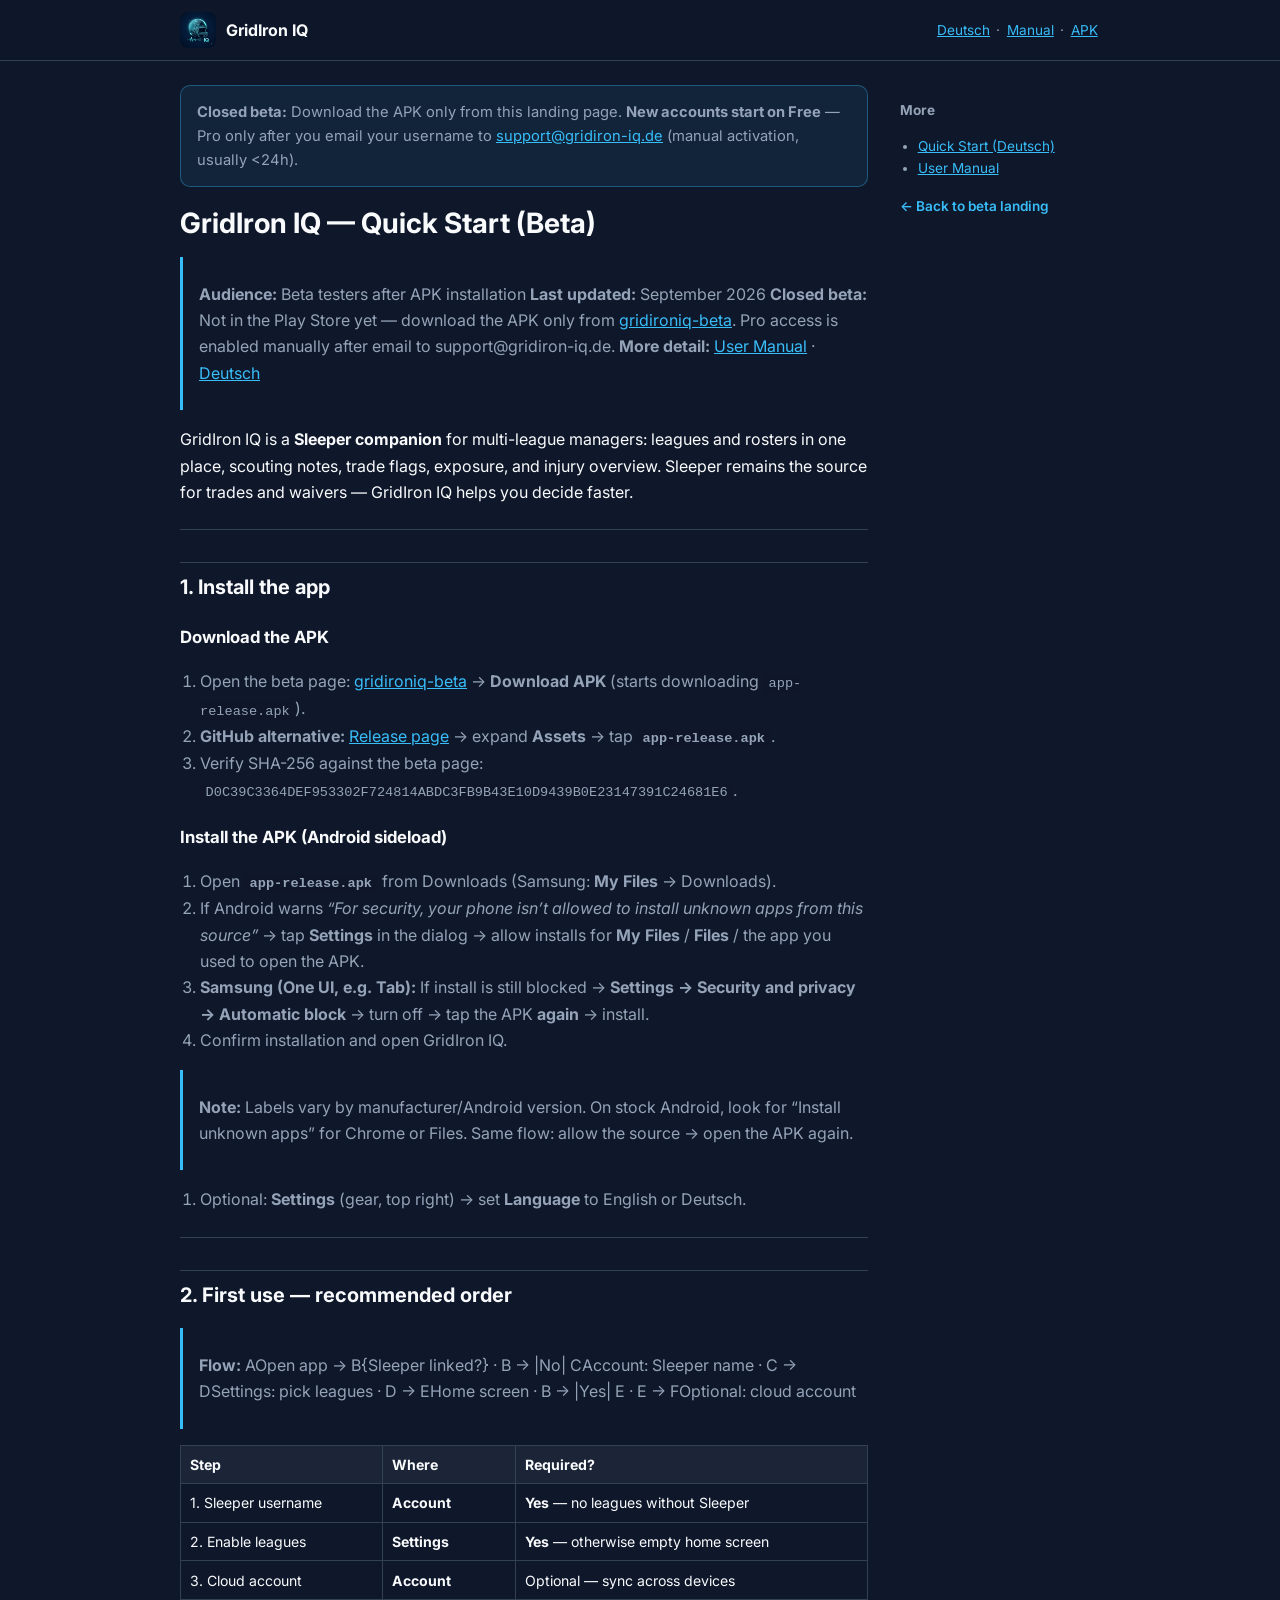
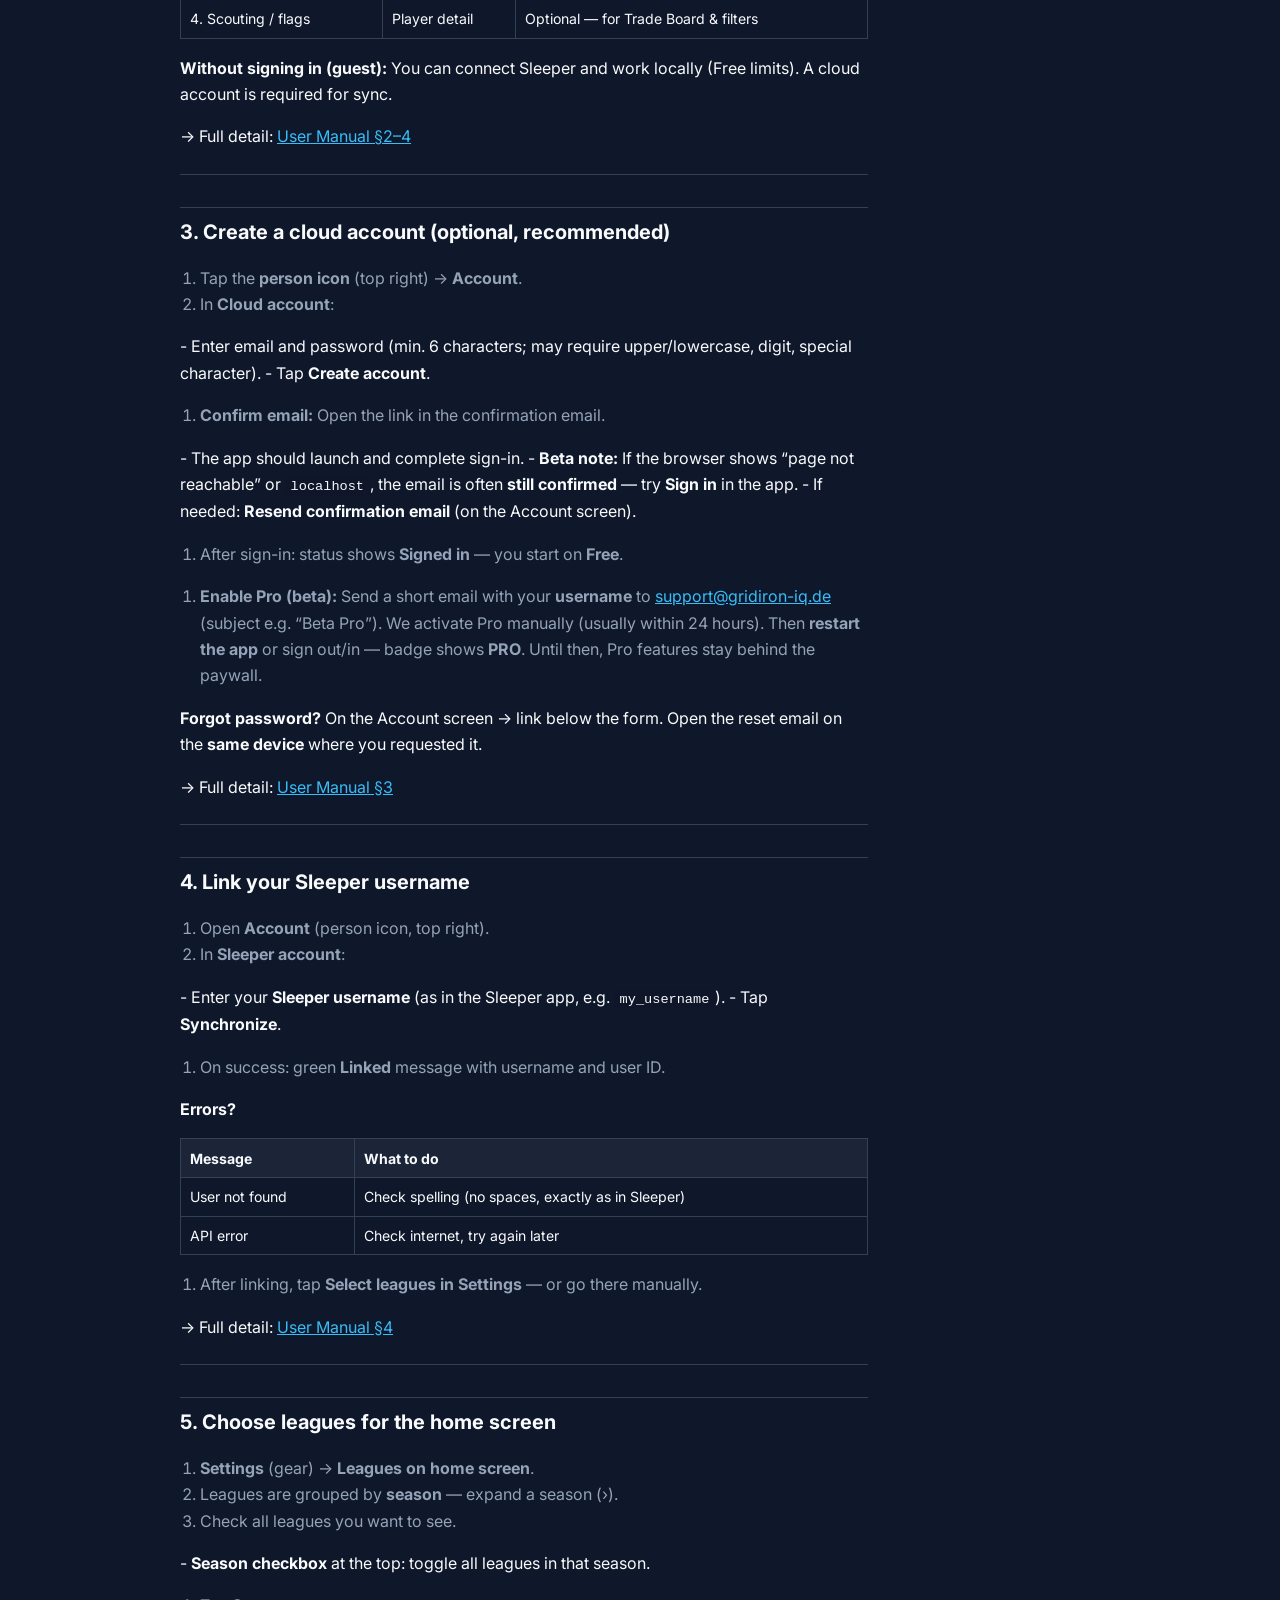
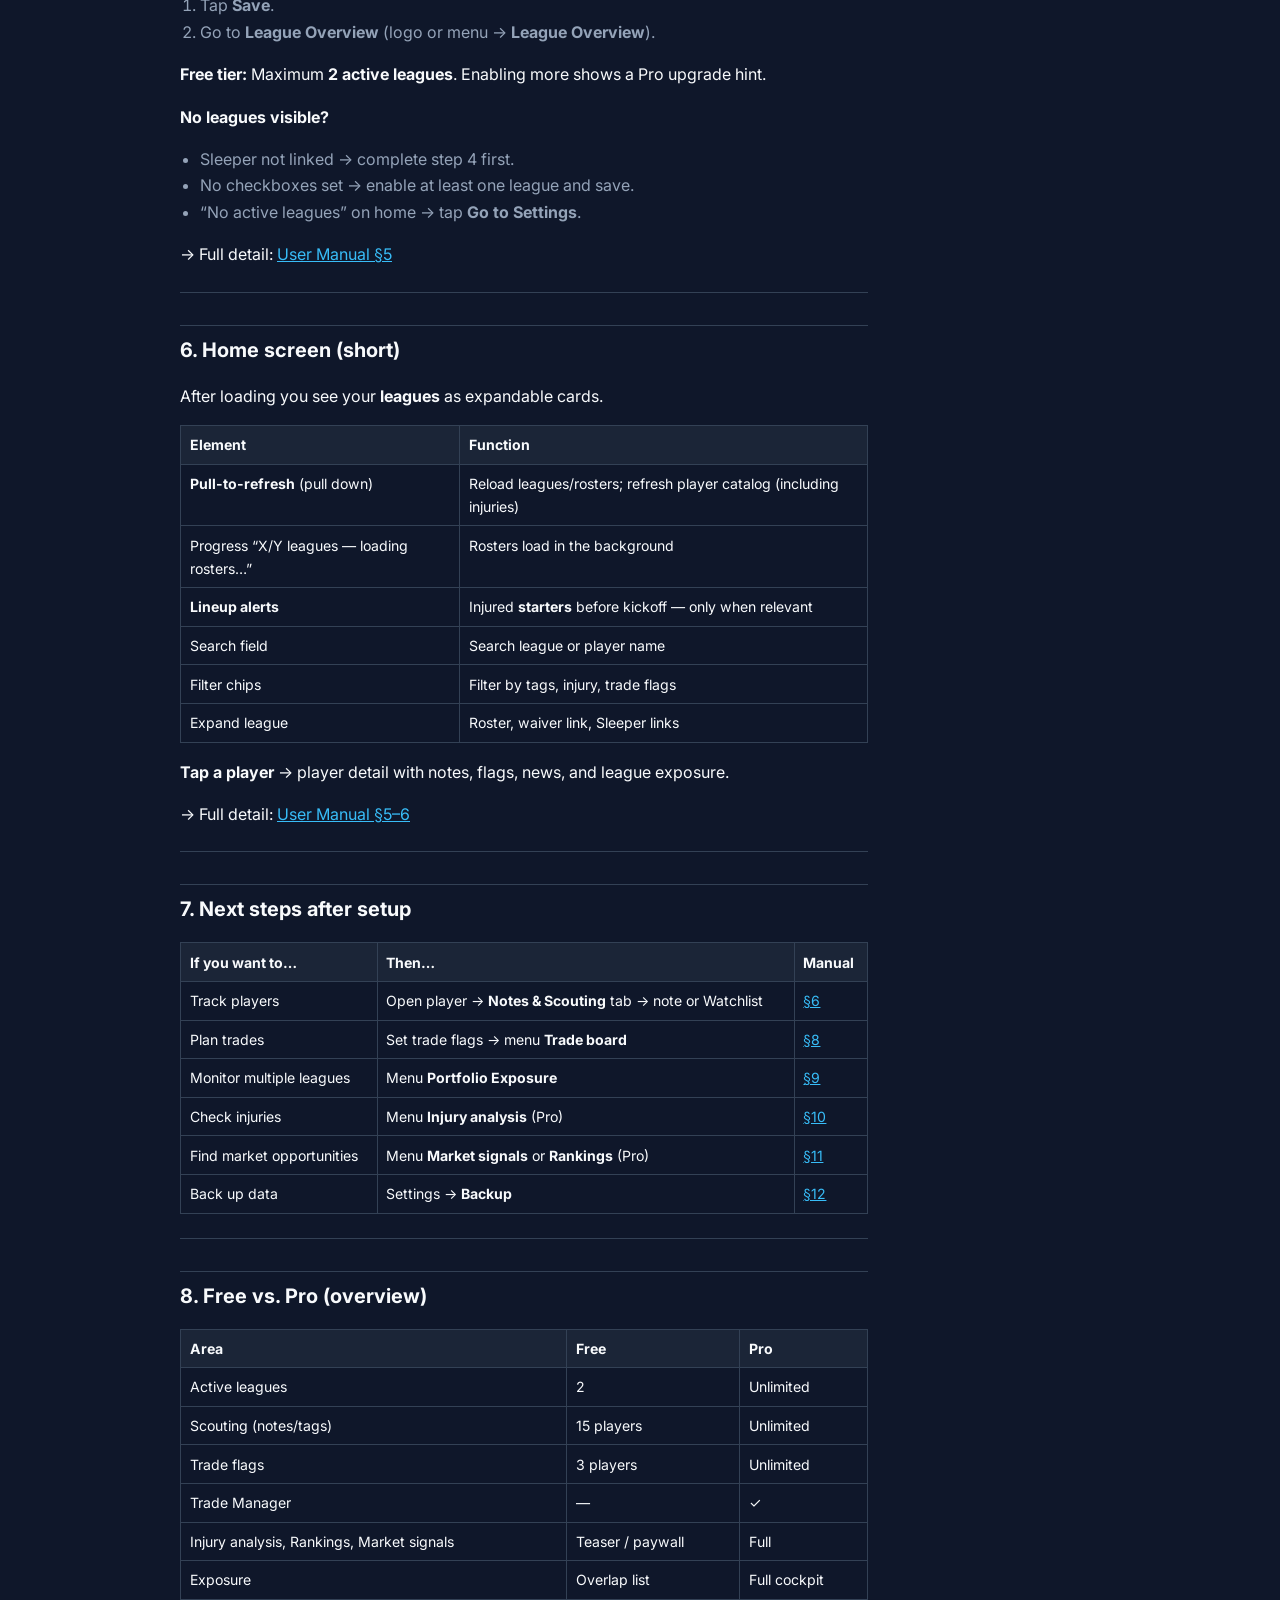
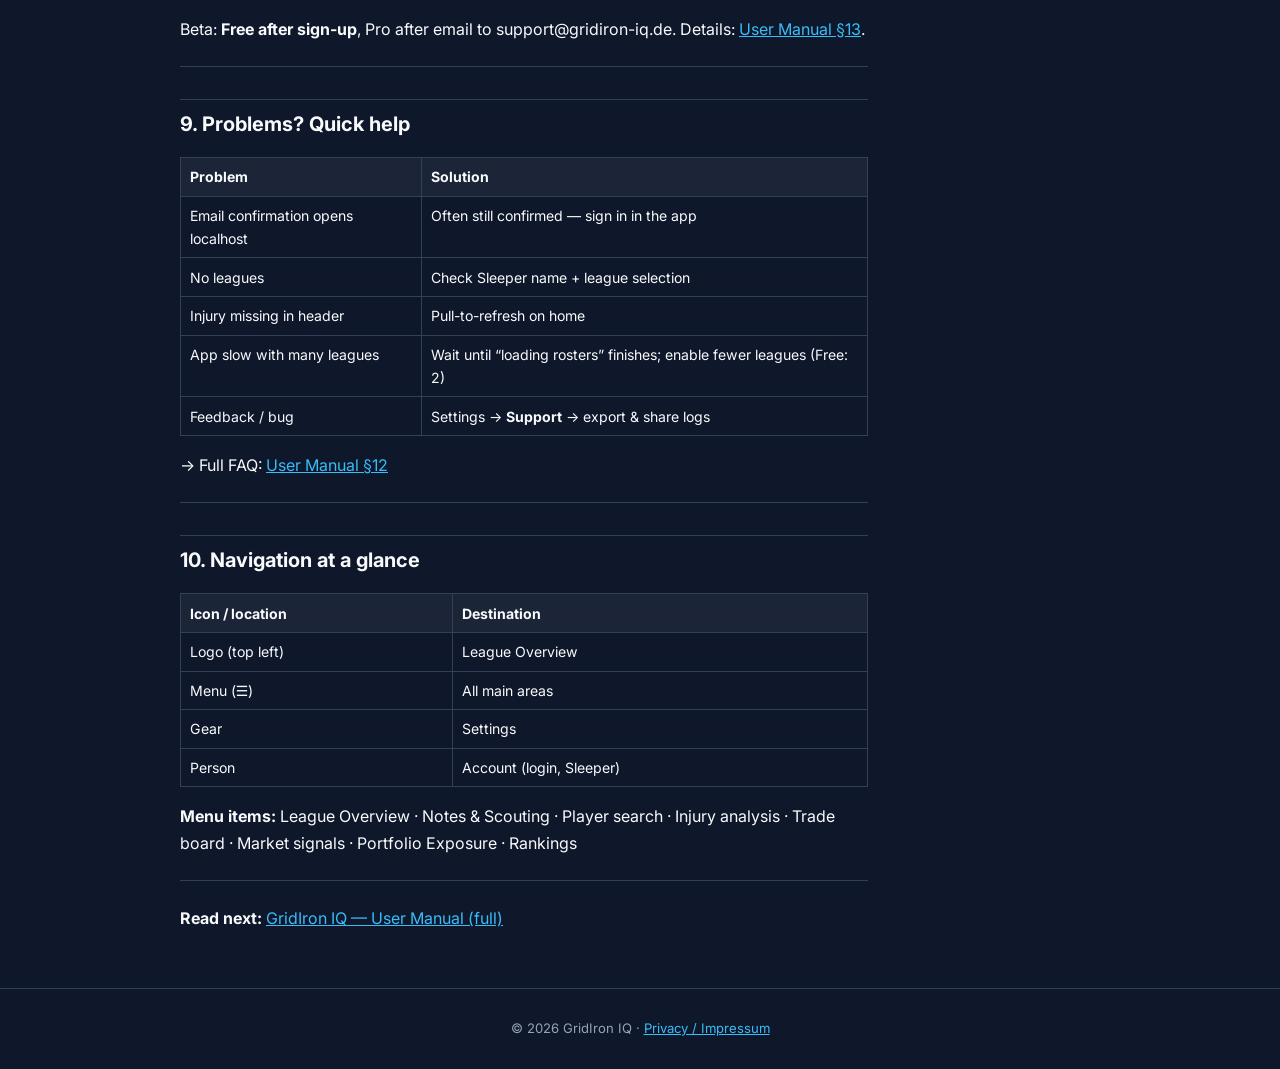
<file: guide/quickstart-en.html>
<!DOCTYPE html>
<html lang="en">
<head>
  <meta charset="utf-8">
  <meta name="viewport" content="width=device-width, initial-scale=1">
  <meta name="robots" content="index,follow">
  <title>GridIron IQ — Quick Start</title>
  <link rel="icon" href="../assets/icon.png" type="image/png">
  <link rel="preconnect" href="https://fonts.googleapis.com">
  <link rel="preconnect" href="https://fonts.gstatic.com" crossorigin>
  <link href="https://fonts.googleapis.com/css2?family=Inter:wght@400;500;600;700&display=swap" rel="stylesheet">
  <link rel="stylesheet" href="doc.css">
</head>
<body>
  <header class="doc-header">
    <div class="doc-header-inner">
      <a class="doc-brand" href="../index.html">
        <img src="../assets/icon.png" alt="" width="36" height="36">
        <span>GridIron IQ</span>
      </a>
      <nav class="doc-nav"><a href="quickstart-de.html">Deutsch</a> · <a href="manual-en.html">Manual</a> · <a href="../index.html#download">APK</a></nav>
    </div>
  </header>
  <main class="doc-main">
    <article class="doc-article">
      <p class="doc-beta"><strong>Closed beta:</strong> Download the APK only from this landing page. <strong>New accounts start on Free</strong> — Pro only after you email your username to <a href="mailto:support@gridiron-iq.de">support@gridiron-iq.de</a> (manual activation, usually &lt;24h).</p>
      <h1 id="gridiron-iq-quick-start-beta">GridIron IQ — Quick Start (Beta)</h1>
<blockquote><p><strong>Audience:</strong> Beta testers after APK installation   <strong>Last updated:</strong> September 2026   <strong>Closed beta:</strong> Not in the Play Store yet — download the APK only from <a href="https://nuebelm.github.io/gridironiq-beta/">gridironiq-beta</a>. Pro access is enabled manually after email to support@gridiron-iq.de.   <strong>More detail:</strong> <a href="manual-en.html">User Manual</a> · <a href="quickstart-de.html">Deutsch</a></p></blockquote>
<p>GridIron IQ is a <strong>Sleeper companion</strong> for multi-league managers: leagues and rosters in one place, scouting notes, trade flags, exposure, and injury overview. Sleeper remains the source for trades and waivers — GridIron IQ helps you decide faster.</p>
<hr>
<h2 id="1-install-the-app">1. Install the app</h2>
<h3 id="download-the-apk">Download the APK</h3>
<ol>
<li>Open the beta page: <a href="https://nuebelm.github.io/gridironiq-beta/">gridironiq-beta</a> → <strong>Download APK</strong> (starts downloading <code>app-release.apk</code>).</li>
<li><strong>GitHub alternative:</strong> <a href="https://github.com/nuebelm/gridironiq-beta/releases/latest">Release page</a> → expand <strong>Assets</strong> → tap <strong><code>app-release.apk</code></strong>.</li>
<li>Verify SHA-256 against the beta page: <code>D0C39C3364DEF953302F724814ABDC3FB9B43E10D9439B0E23147391C24681E6</code>.</li>
</ol>
<h3 id="install-the-apk-android-sideload">Install the APK (Android sideload)</h3>
<ol>
<li>Open <strong><code>app-release.apk</code></strong> from Downloads (Samsung: <strong>My Files</strong> → Downloads).</li>
<li>If Android warns <em>“For security, your phone isn’t allowed to install unknown apps from this source”</em> → tap <strong>Settings</strong> in the dialog → allow installs for <strong>My Files</strong> / <strong>Files</strong> / the app you used to open the APK.</li>
<li><strong>Samsung (One UI, e.g. Tab):</strong> If install is still blocked → <strong>Settings → Security and privacy → Automatic block</strong> → turn off → tap the APK <strong>again</strong> → install.</li>
<li>Confirm installation and open GridIron IQ.</li>
</ol>
<blockquote><p><strong>Note:</strong> Labels vary by manufacturer/Android version. On stock Android, look for “Install unknown apps” for Chrome or Files. Same flow: allow the source → open the APK again.</p></blockquote>
<ol>
<li>Optional: <strong>Settings</strong> (gear, top right) → set <strong>Language</strong> to English or Deutsch.</li>
</ol>
<hr>
<h2 id="2-first-use-recommended-order">2. First use — recommended order</h2>
<blockquote><p><strong>Flow:</strong>   AOpen app → B{Sleeper linked?} ·   B → |No| CAccount: Sleeper name ·   C → DSettings: pick leagues ·   D → EHome screen ·   B → |Yes| E ·   E → FOptional: cloud account</p></blockquote>
<table><thead><tr><th>Step</th><th>Where</th><th>Required?</th></tr></thead><tbody><tr><td>1. Sleeper username</td><td><strong>Account</strong></td><td><strong>Yes</strong> — no leagues without Sleeper</td></tr><tr><td>2. Enable leagues</td><td><strong>Settings</strong></td><td><strong>Yes</strong> — otherwise empty home screen</td></tr><tr><td>3. Cloud account</td><td><strong>Account</strong></td><td>Optional — sync across devices</td></tr><tr><td>4. Scouting / flags</td><td>Player detail</td><td>Optional — for Trade Board & filters</td></tr></tbody></table>
<p><strong>Without signing in (guest):</strong> You can connect Sleeper and work locally (Free limits). A cloud account is required for sync.</p>
<p>→ Full detail: <a href="manual-en.html#2-navigation--basics">User Manual §2–4</a></p>
<hr>
<h2 id="3-create-a-cloud-account-optional-recommended">3. Create a cloud account (optional, recommended)</h2>
<ol>
<li>Tap the <strong>person icon</strong> (top right) → <strong>Account</strong>.</li>
<li>In <strong>Cloud account</strong>:</li>
</ol>
<p>   - Enter email and password (min. 6 characters; may require upper/lowercase, digit, special character).    - Tap <strong>Create account</strong>.</p>
<ol>
<li><strong>Confirm email:</strong> Open the link in the confirmation email.</li>
</ol>
<p>   - The app should launch and complete sign-in.    - <strong>Beta note:</strong> If the browser shows “page not reachable” or <code>localhost</code>, the email is often <strong>still confirmed</strong> — try <strong>Sign in</strong> in the app.    - If needed: <strong>Resend confirmation email</strong> (on the Account screen).</p>
<ol>
<li>After sign-in: status shows <strong>Signed in</strong> — you start on <strong>Free</strong>.</li>
</ol>
<ol>
<li><strong>Enable Pro (beta):</strong> Send a short email with your <strong>username</strong> to <a href="mailto:support@gridiron-iq.de">support@gridiron-iq.de</a> (subject e.g. “Beta Pro”). We activate Pro manually (usually within 24 hours). Then <strong>restart the app</strong> or sign out/in — badge shows <strong>PRO</strong>. Until then, Pro features stay behind the paywall.</li>
</ol>
<p><strong>Forgot password?</strong> On the Account screen → link below the form. Open the reset email on the <strong>same device</strong> where you requested it.</p>
<p>→ Full detail: <a href="manual-en.html#3-account--cloud-sync">User Manual §3</a></p>
<hr>
<h2 id="4-link-your-sleeper-username">4. Link your Sleeper username</h2>
<ol>
<li>Open <strong>Account</strong> (person icon, top right).</li>
<li>In <strong>Sleeper account</strong>:</li>
</ol>
<p>   - Enter your <strong>Sleeper username</strong> (as in the Sleeper app, e.g. <code>my_username</code>).    - Tap <strong>Synchronize</strong>.</p>
<ol>
<li>On success: green <strong>Linked</strong> message with username and user ID.</li>
</ol>
<p><strong>Errors?</strong></p>
<table><thead><tr><th>Message</th><th>What to do</th></tr></thead><tbody><tr><td>User not found</td><td>Check spelling (no spaces, exactly as in Sleeper)</td></tr><tr><td>API error</td><td>Check internet, try again later</td></tr></tbody></table>
<ol>
<li>After linking, tap <strong>Select leagues in Settings</strong> — or go there manually.</li>
</ol>
<p>→ Full detail: <a href="manual-en.html#4-link-sleeper">User Manual §4</a></p>
<hr>
<h2 id="5-choose-leagues-for-the-home-screen">5. Choose leagues for the home screen</h2>
<ol>
<li><strong>Settings</strong> (gear) → <strong>Leagues on home screen</strong>.</li>
<li>Leagues are grouped by <strong>season</strong> — expand a season (›).</li>
<li>Check all leagues you want to see.</li>
</ol>
<p>   - <strong>Season checkbox</strong> at the top: toggle all leagues in that season.</p>
<ol>
<li>Tap <strong>Save</strong>.</li>
<li>Go to <strong>League Overview</strong> (logo or menu → <strong>League Overview</strong>).</li>
</ol>
<p><strong>Free tier:</strong> Maximum <strong>2 active leagues</strong>. Enabling more shows a Pro upgrade hint.</p>
<p><strong>No leagues visible?</strong></p>
<ul>
<li>Sleeper not linked → complete step 4 first.</li>
<li>No checkboxes set → enable at least one league and save.</li>
<li>“No active leagues” on home → tap <strong>Go to Settings</strong>.</li>
</ul>
<p>→ Full detail: <a href="manual-en.html#5-league-overview-home">User Manual §5</a></p>
<hr>
<h2 id="6-home-screen-short">6. Home screen (short)</h2>
<p>After loading you see your <strong>leagues</strong> as expandable cards.</p>
<table><thead><tr><th>Element</th><th>Function</th></tr></thead><tbody><tr><td><strong>Pull-to-refresh</strong> (pull down)</td><td>Reload leagues/rosters; refresh player catalog (including injuries)</td></tr><tr><td>Progress “X/Y leagues — loading rosters…”</td><td>Rosters load in the background</td></tr><tr><td><strong>Lineup alerts</strong></td><td>Injured <strong>starters</strong> before kickoff — only when relevant</td></tr><tr><td>Search field</td><td>Search league or player name</td></tr><tr><td>Filter chips</td><td>Filter by tags, injury, trade flags</td></tr><tr><td>Expand league</td><td>Roster, waiver link, Sleeper links</td></tr></tbody></table>
<p><strong>Tap a player</strong> → player detail with notes, flags, news, and league exposure.</p>
<p>→ Full detail: <a href="manual-en.html#5-league-overview-home">User Manual §5–6</a></p>
<hr>
<h2 id="7-next-steps-after-setup">7. Next steps after setup</h2>
<table><thead><tr><th>If you want to…</th><th>Then…</th><th>Manual</th></tr></thead><tbody><tr><td>Track players</td><td>Open player → <strong>Notes & Scouting</strong> tab → note or Watchlist</td><td><a href="manual-en.html#6-player-detail">§6</a></td></tr><tr><td>Plan trades</td><td>Set trade flags → menu <strong>Trade board</strong></td><td><a href="manual-en.html#8-trade-board">§8</a></td></tr><tr><td>Monitor multiple leagues</td><td>Menu <strong>Portfolio Exposure</strong></td><td><a href="manual-en.html#9-portfolio-exposure">§9</a></td></tr><tr><td>Check injuries</td><td>Menu <strong>Injury analysis</strong> (Pro)</td><td><a href="manual-en.html#10-injury-analysis">§10</a></td></tr><tr><td>Find market opportunities</td><td>Menu <strong>Market signals</strong> or <strong>Rankings</strong> (Pro)</td><td><a href="manual-en.html#11-market-signals--rankings">§11</a></td></tr><tr><td>Back up data</td><td>Settings → <strong>Backup</strong></td><td><a href="manual-en.html#12-settings--support">§12</a></td></tr></tbody></table>
<hr>
<h2 id="8-free-vs-pro-overview">8. Free vs. Pro (overview)</h2>
<table><thead><tr><th>Area</th><th>Free</th><th>Pro</th></tr></thead><tbody><tr><td>Active leagues</td><td>2</td><td>Unlimited</td></tr><tr><td>Scouting (notes/tags)</td><td>15 players</td><td>Unlimited</td></tr><tr><td>Trade flags</td><td>3 players</td><td>Unlimited</td></tr><tr><td>Trade Manager</td><td>—</td><td>✓</td></tr><tr><td>Injury analysis, Rankings, Market signals</td><td>Teaser / paywall</td><td>Full</td></tr><tr><td>Exposure</td><td>Overlap list</td><td>Full cockpit</td></tr></tbody></table>
<p>Beta: <strong>Free after sign-up</strong>, Pro after email to support@gridiron-iq.de. Details: <a href="manual-en.html#13-free--pro">User Manual §13</a>.</p>
<hr>
<h2 id="9-problems-quick-help">9. Problems? Quick help</h2>
<table><thead><tr><th>Problem</th><th>Solution</th></tr></thead><tbody><tr><td>Email confirmation opens localhost</td><td>Often still confirmed — sign in in the app</td></tr><tr><td>No leagues</td><td>Check Sleeper name + league selection</td></tr><tr><td>Injury missing in header</td><td>Pull-to-refresh on home</td></tr><tr><td>App slow with many leagues</td><td>Wait until “loading rosters” finishes; enable fewer leagues (Free: 2)</td></tr><tr><td>Feedback / bug</td><td>Settings → <strong>Support</strong> → export & share logs</td></tr></tbody></table>
<p>→ Full FAQ: <a href="manual-en.html#12-settings--support">User Manual §12</a></p>
<hr>
<h2 id="10-navigation-at-a-glance">10. Navigation at a glance</h2>
<table><thead><tr><th>Icon / location</th><th>Destination</th></tr></thead><tbody><tr><td>Logo (top left)</td><td>League Overview</td></tr><tr><td>Menu (☰)</td><td>All main areas</td></tr><tr><td>Gear</td><td>Settings</td></tr><tr><td>Person</td><td>Account (login, Sleeper)</td></tr></tbody></table>
<p><strong>Menu items:</strong> League Overview · Notes & Scouting · Player search · Injury analysis · Trade board · Market signals · Portfolio Exposure · Rankings</p>
<hr>
<p><strong>Read next:</strong> <a href="manual-en.html">GridIron IQ — User Manual (full)</a></p>
    </article>
    <aside class="doc-aside">
      <p><strong>More</strong></p>
      <ul><li><a href="quickstart-de.html">Quick Start (Deutsch)</a></li><li><a href="manual-en.html">User Manual</a></li></ul>
      <p><a class="doc-back" href="../index.html">← Back to beta landing</a></p>
    </aside>
  </main>
  <footer class="doc-footer">
    <p>© 2026 GridIron IQ · <a href="https://nuebelm.github.io/gridironiq-privacy/">Privacy / Impressum</a></p>
  </footer>
</body>
</html>
</file>
<file: guide/doc.css>
:root {
  --bg: #0f172a;
  --surface: #1e293b;
  --border: #334155;
  --primary: #38bdf8;
  --text: #f8fafc;
  --text-secondary: #94a3b8;
  --max-width: 920px;
}

* { box-sizing: border-box; }

body {
  margin: 0;
  font-family: Inter, system-ui, sans-serif;
  background: var(--bg);
  color: var(--text);
  line-height: 1.65;
}

a { color: var(--primary); }

.doc-header {
  position: sticky;
  top: 0;
  z-index: 10;
  border-bottom: 1px solid var(--border);
  background: rgba(15, 23, 42, 0.92);
  backdrop-filter: blur(10px);
}

.doc-header-inner {
  width: min(100% - 2rem, var(--max-width));
  margin: 0 auto;
  padding: 0.75rem 0;
  display: flex;
  align-items: center;
  justify-content: space-between;
  gap: 1rem;
  flex-wrap: wrap;
}

.doc-brand {
  display: inline-flex;
  align-items: center;
  gap: 0.6rem;
  color: var(--text);
  text-decoration: none;
  font-weight: 700;
}

.doc-brand img { border-radius: 8px; }

.doc-nav {
  font-size: 0.85rem;
  color: var(--text-secondary);
}

.doc-nav a { margin: 0 0.15rem; }

.doc-main {
  width: min(100% - 2rem, var(--max-width));
  margin: 0 auto;
  padding: 1.5rem 0 2.5rem;
  display: grid;
  grid-template-columns: minmax(0, 1fr) 200px;
  gap: 2rem;
}

.doc-article {
  min-width: 0;
}

.doc-beta {
  margin: 0 0 1.25rem;
  padding: 0.85rem 1rem;
  border-radius: 10px;
  border: 1px solid rgba(56, 189, 248, 0.35);
  background: rgba(56, 189, 248, 0.08);
  color: var(--text-secondary);
  font-size: 0.92rem;
}

.doc-article h1 {
  font-size: 1.75rem;
  margin: 0 0 0.5rem;
  line-height: 1.2;
}

.doc-article h2 {
  margin: 2rem 0 0.75rem;
  padding-top: 0.5rem;
  border-top: 1px solid var(--border);
  font-size: 1.25rem;
  scroll-margin-top: 5rem;
}

.doc-article h3 {
  margin: 1.25rem 0 0.5rem;
  font-size: 1.05rem;
  scroll-margin-top: 5rem;
}

.doc-article blockquote {
  margin: 1rem 0;
  padding: 0.5rem 0 0.5rem 1rem;
  border-left: 3px solid var(--primary);
  color: var(--text-secondary);
}

.doc-article table {
  width: 100%;
  border-collapse: collapse;
  margin: 1rem 0;
  font-size: 0.88rem;
}

.doc-article th,
.doc-article td {
  border: 1px solid var(--border);
  padding: 0.45rem 0.55rem;
  text-align: left;
  vertical-align: top;
}

.doc-article th { background: rgba(30, 41, 59, 0.8); }

.doc-article code {
  font-family: ui-monospace, Consolas, monospace;
  font-size: 0.85em;
  background: rgba(15, 23, 42, 0.6);
  padding: 0.1rem 0.35rem;
  border-radius: 4px;
}

.doc-article hr {
  border: 0;
  border-top: 1px solid var(--border);
  margin: 1.5rem 0;
}

.doc-article ul,
.doc-article ol {
  padding-left: 1.25rem;
  color: var(--text-secondary);
}

.doc-aside {
  font-size: 0.85rem;
  color: var(--text-secondary);
}

.doc-aside ul {
  padding-left: 1.1rem;
  margin: 0.35rem 0 1rem;
}

.doc-back {
  font-weight: 600;
  text-decoration: none;
}

.doc-footer {
  border-top: 1px solid var(--border);
  padding: 1rem 0 1.5rem;
  text-align: center;
  font-size: 0.82rem;
  color: var(--text-secondary);
}

@media (max-width: 820px) {
  .doc-main { grid-template-columns: 1fr; }
  .doc-aside { order: -1; padding-bottom: 0.5rem; border-bottom: 1px solid var(--border); }
}
</file>
